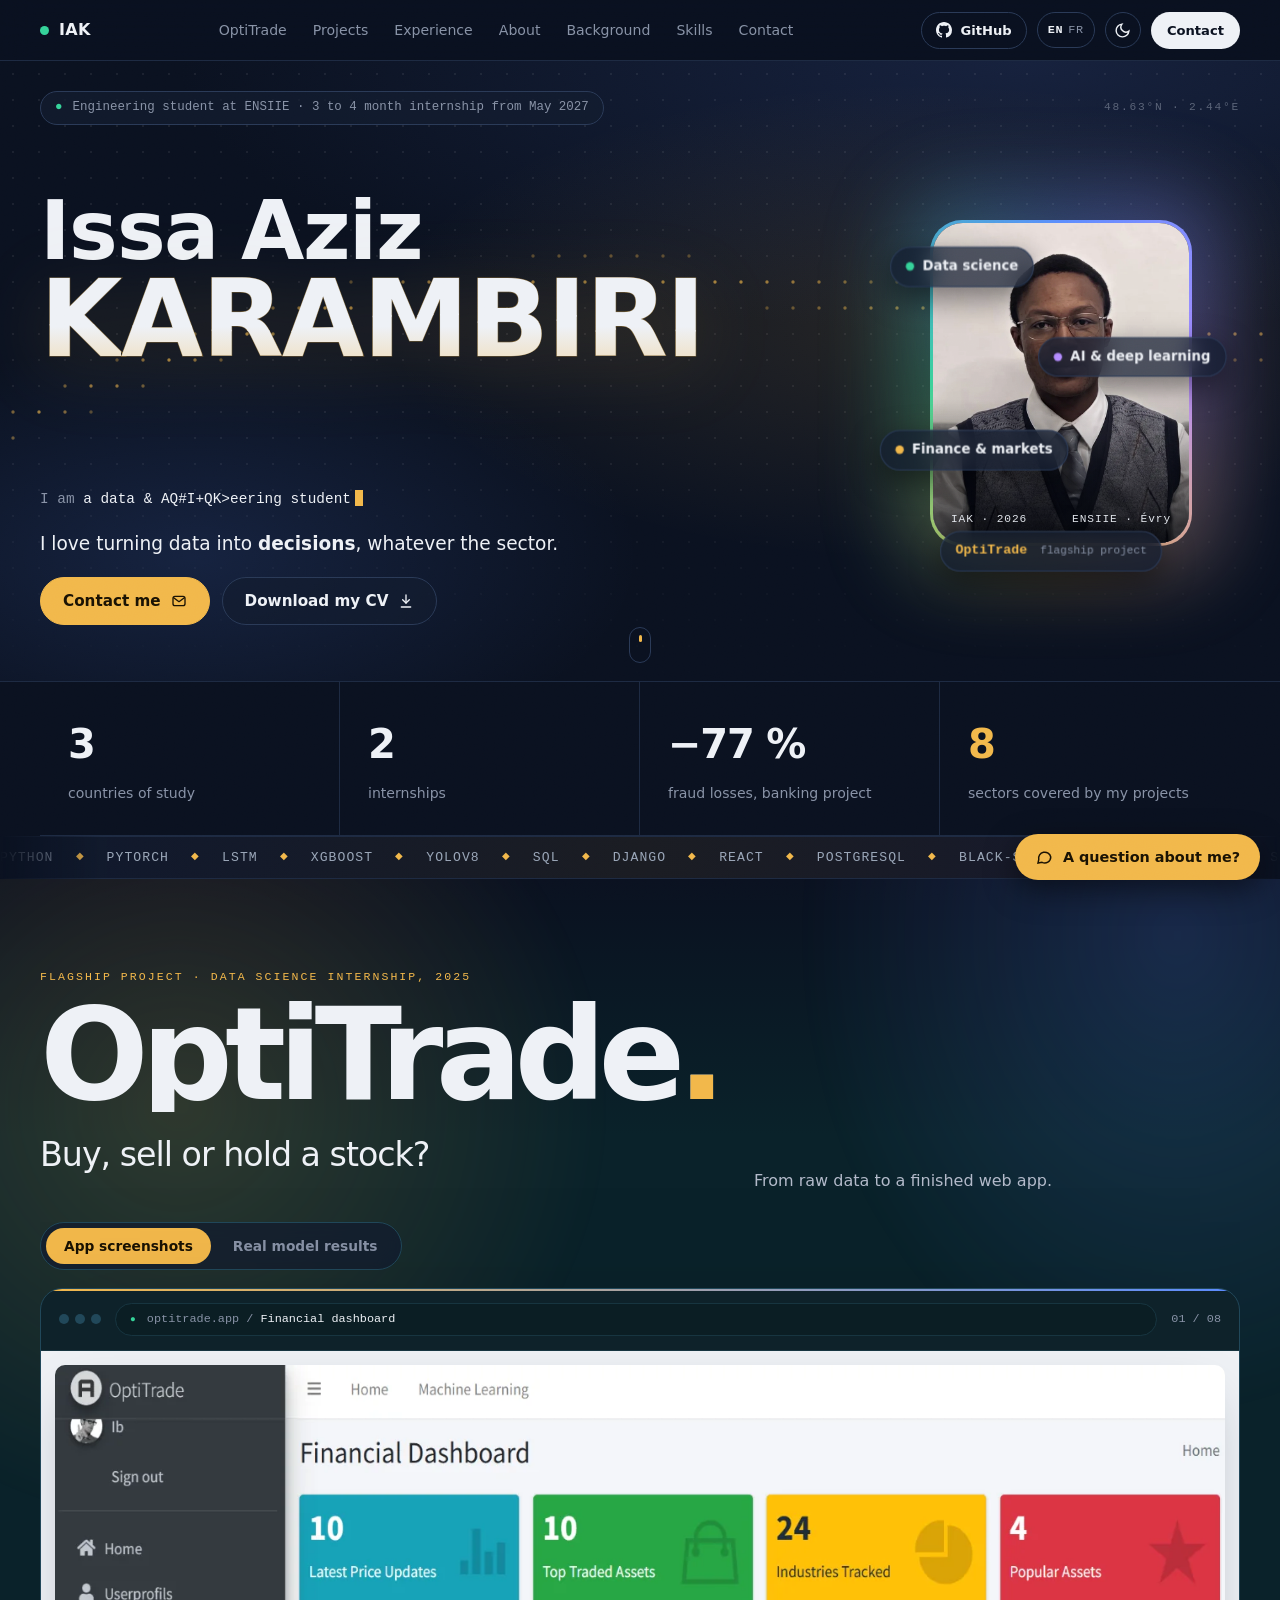
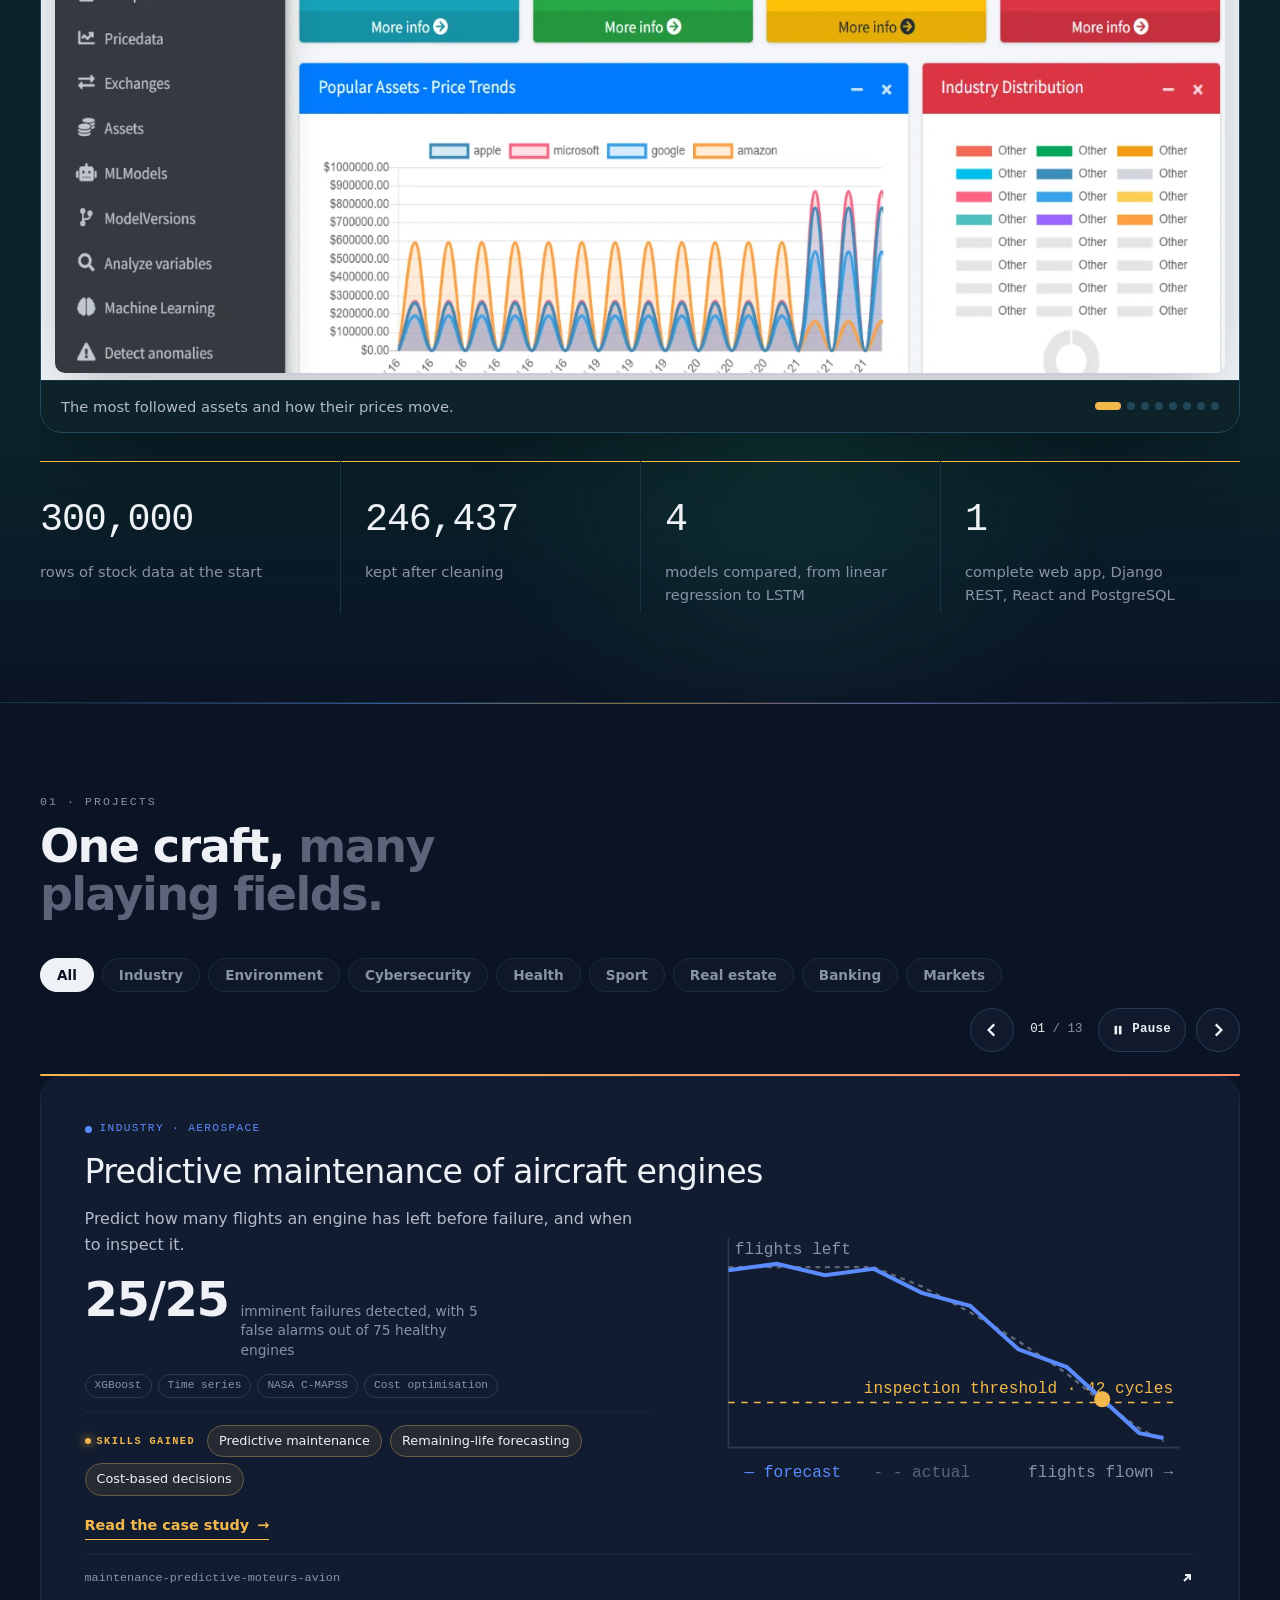
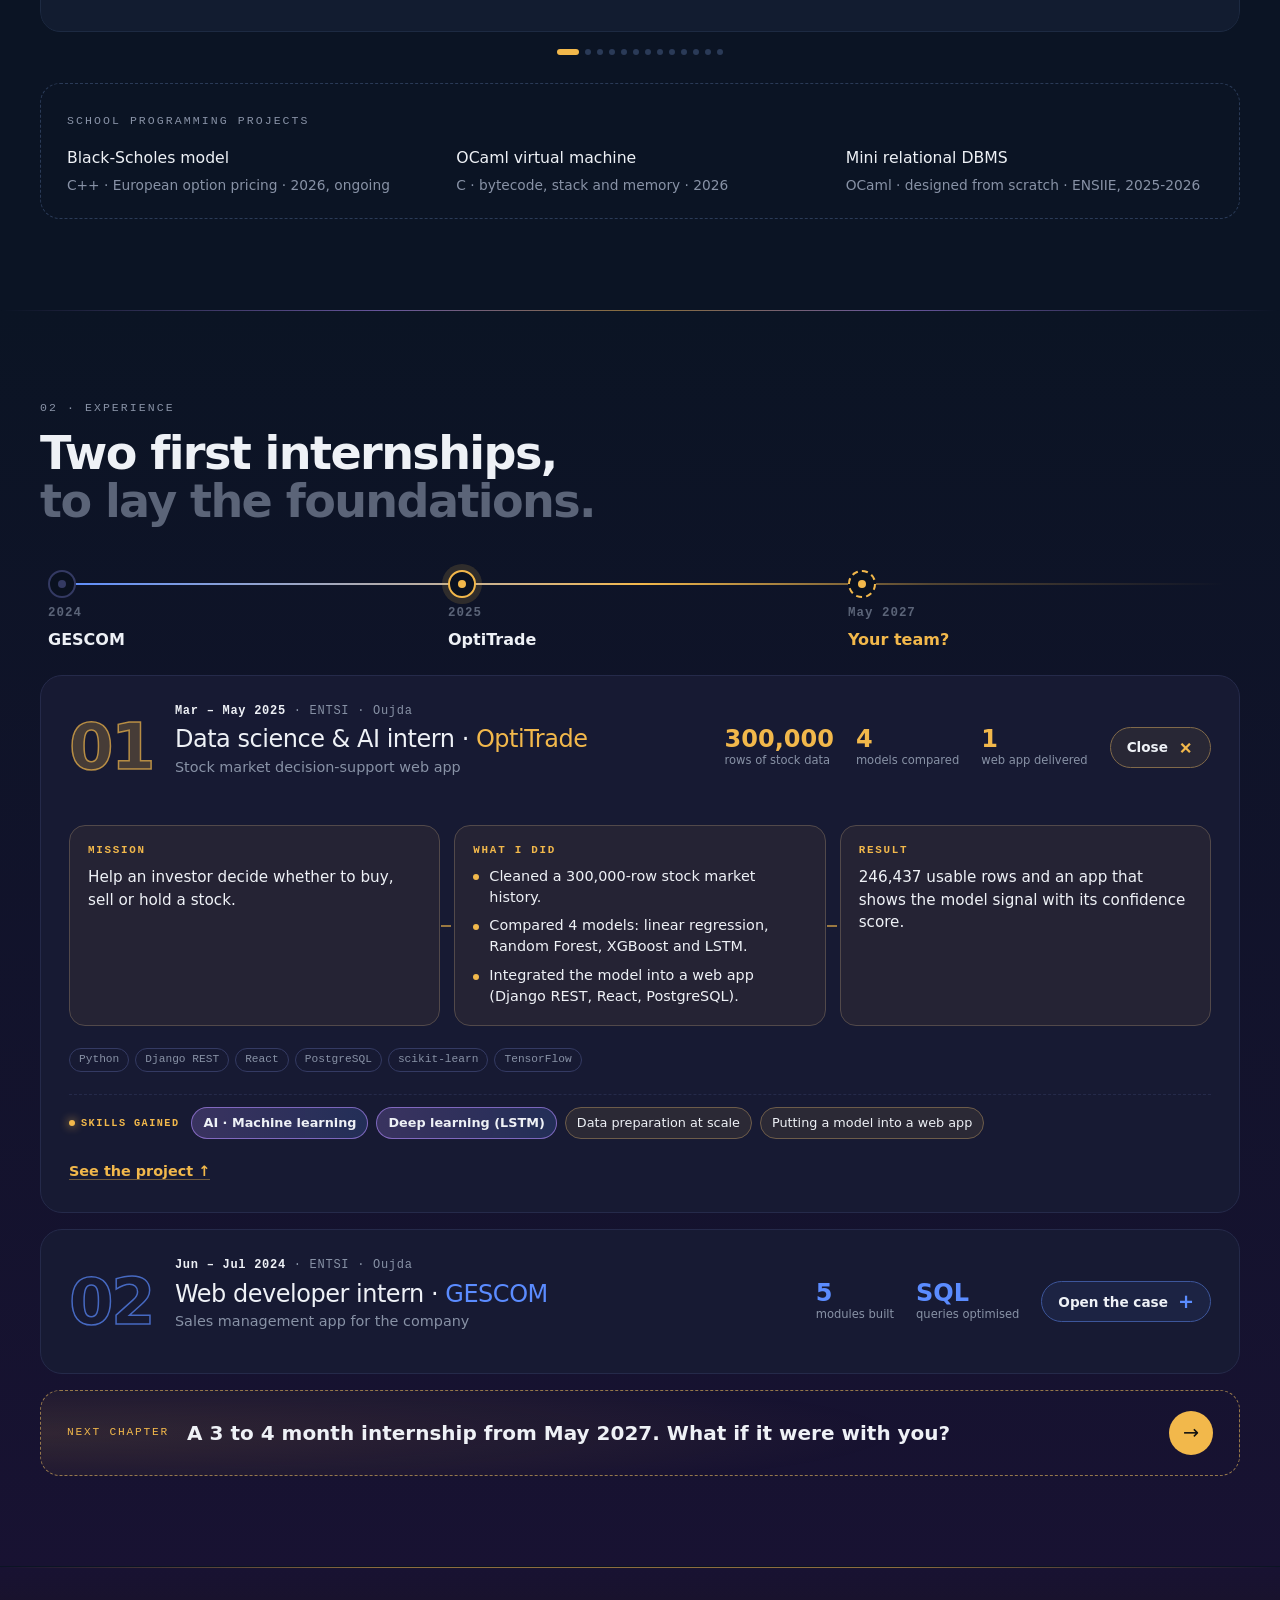
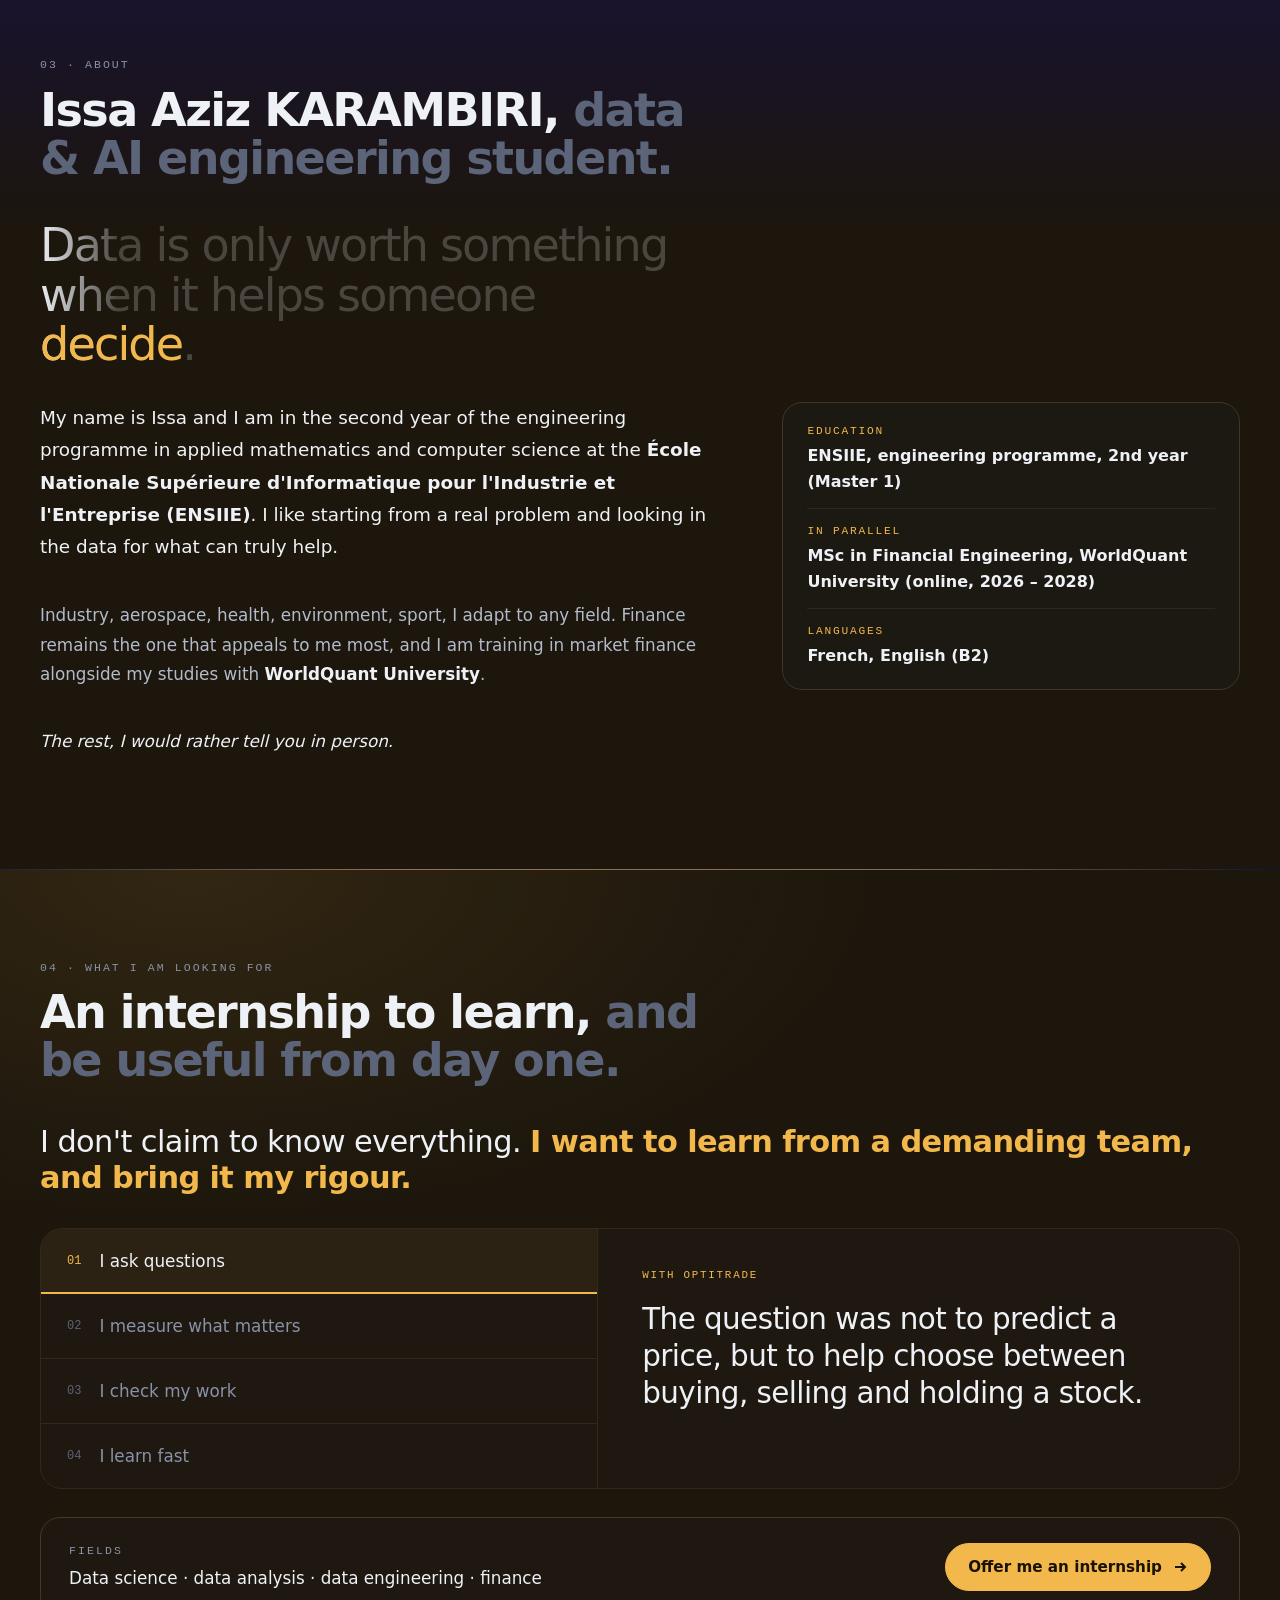
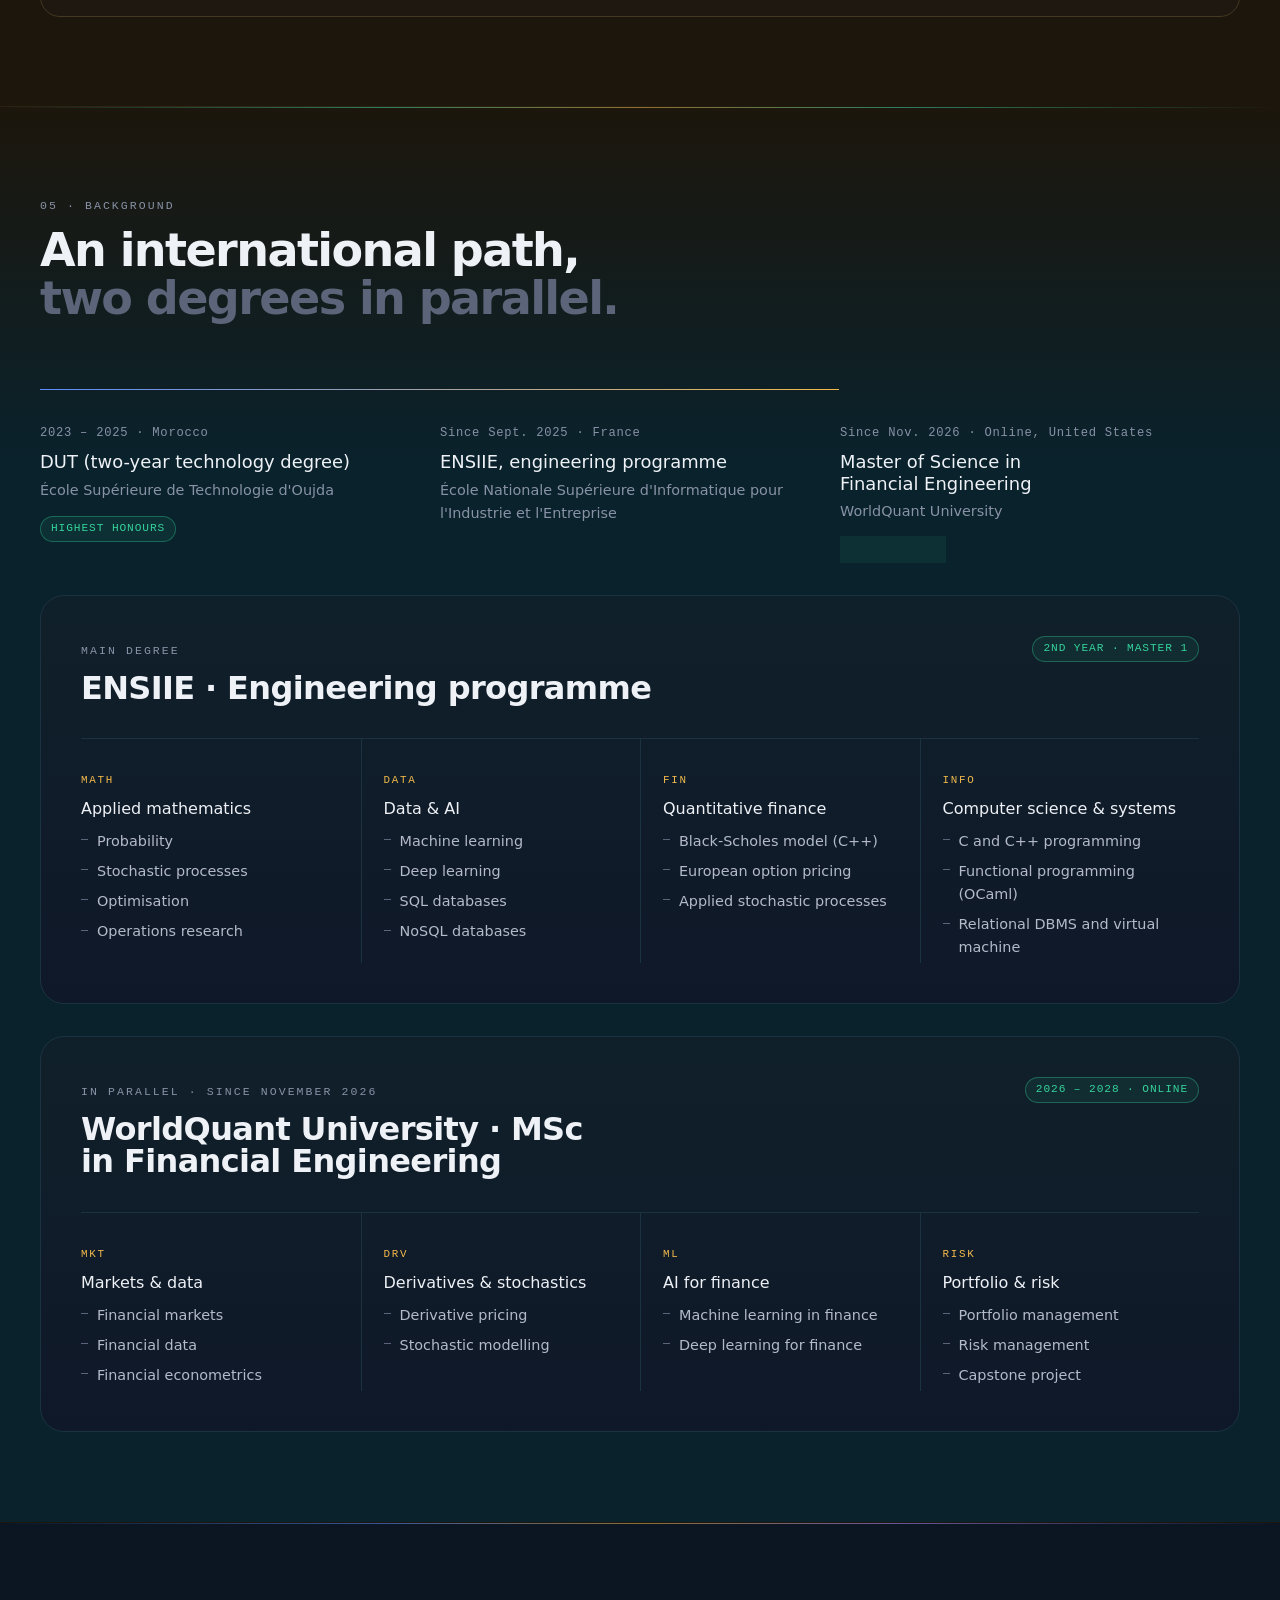
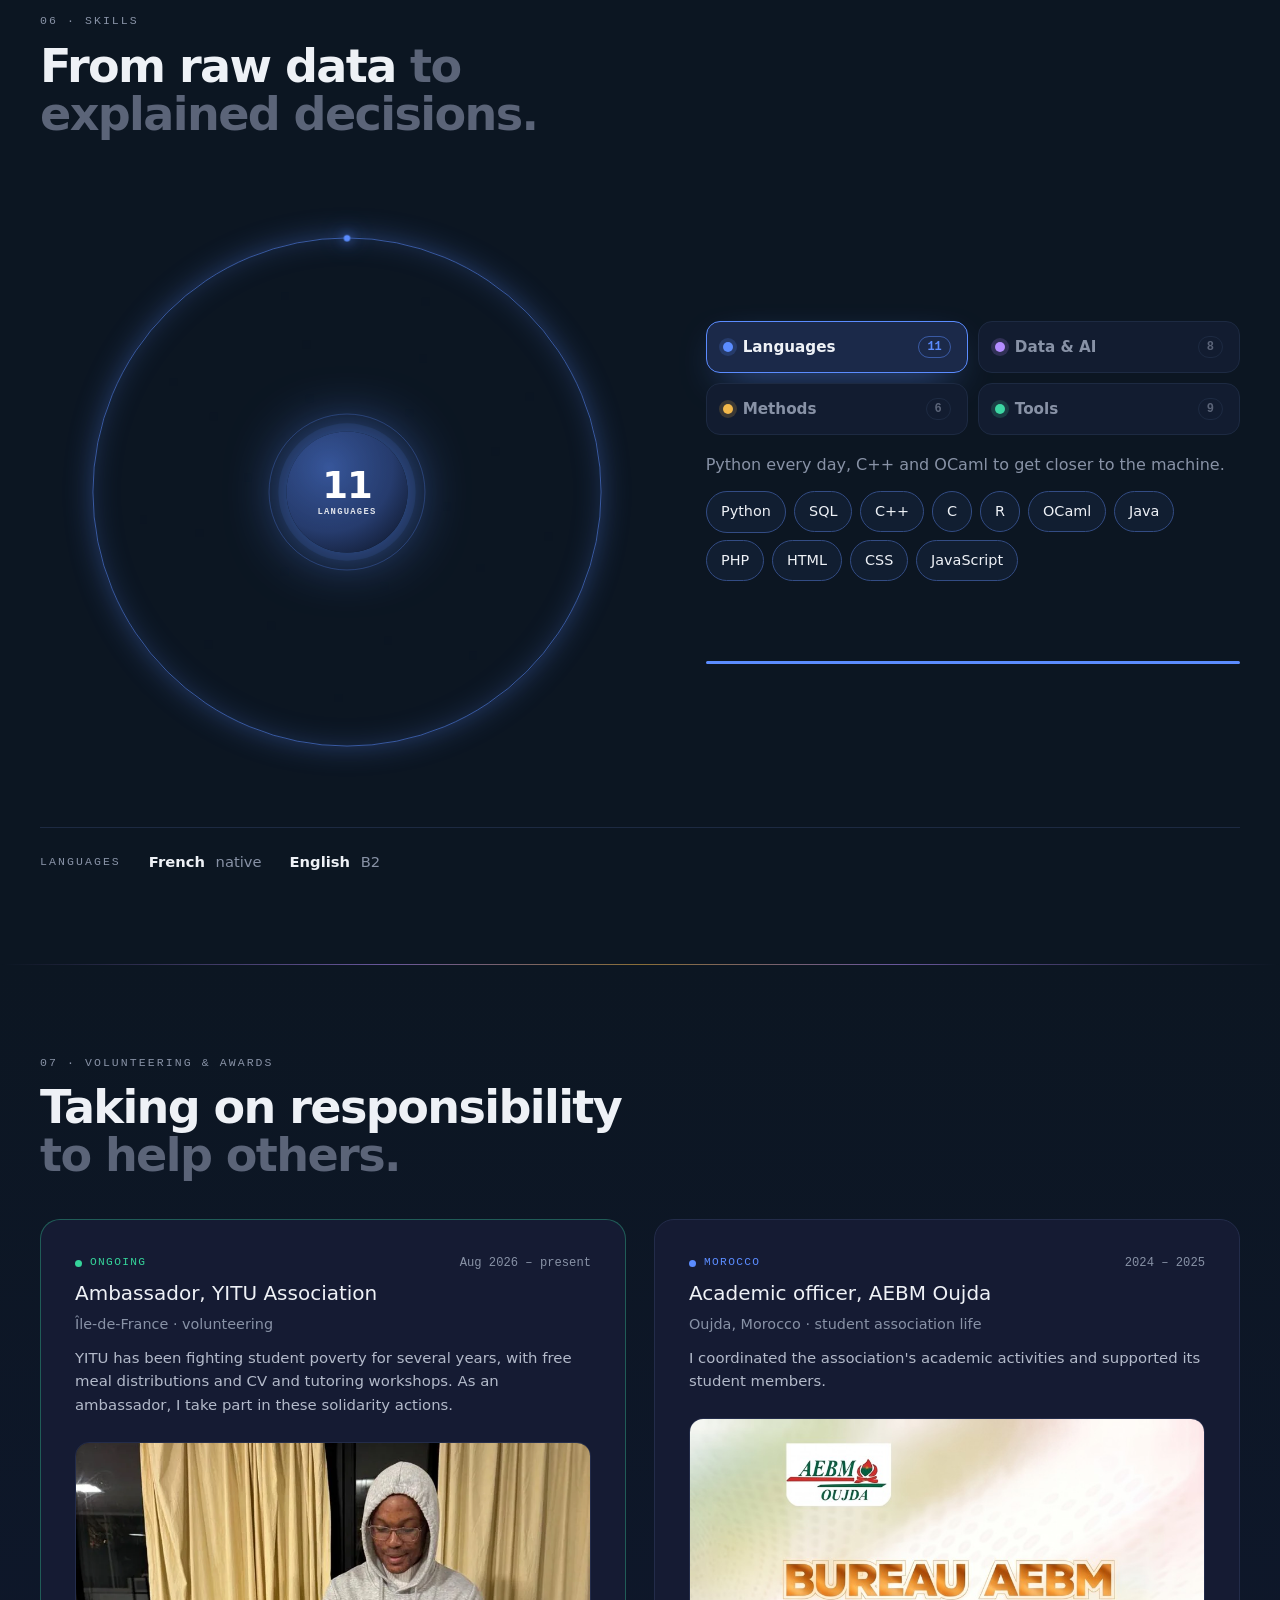
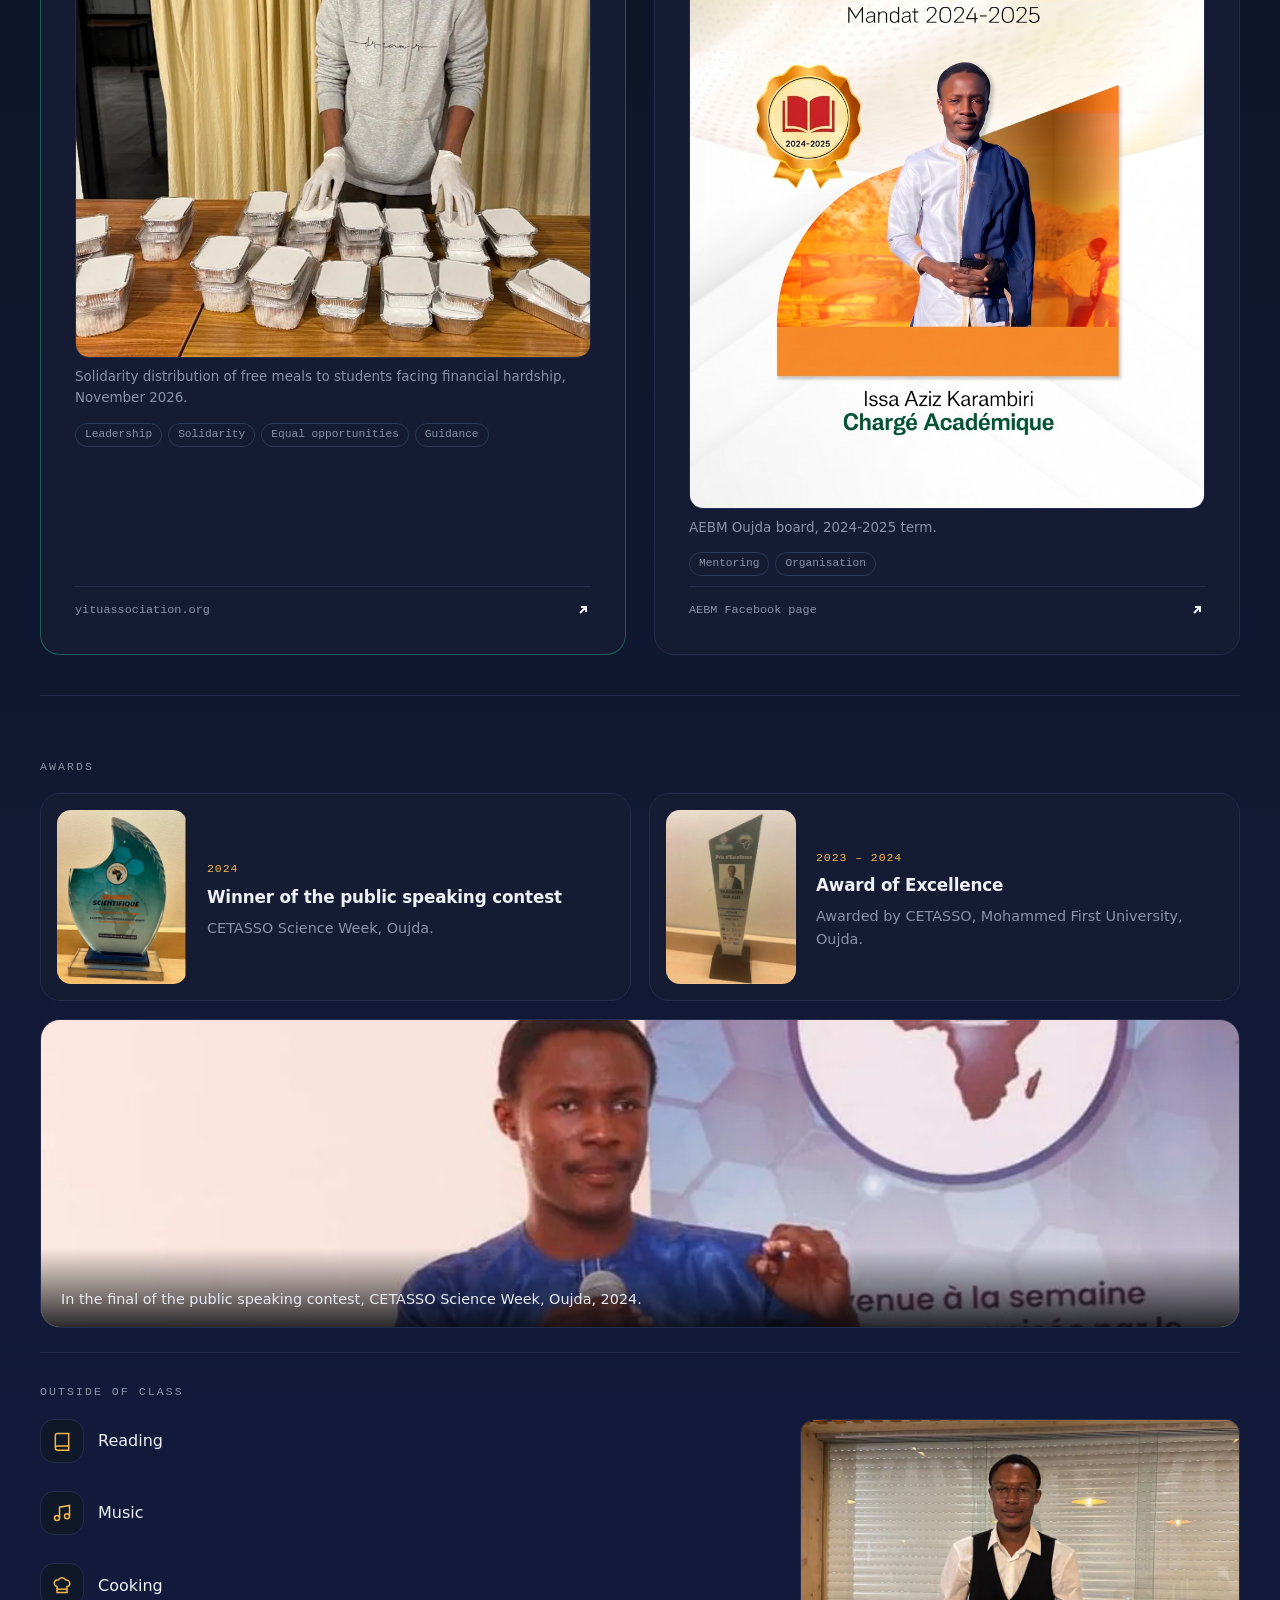
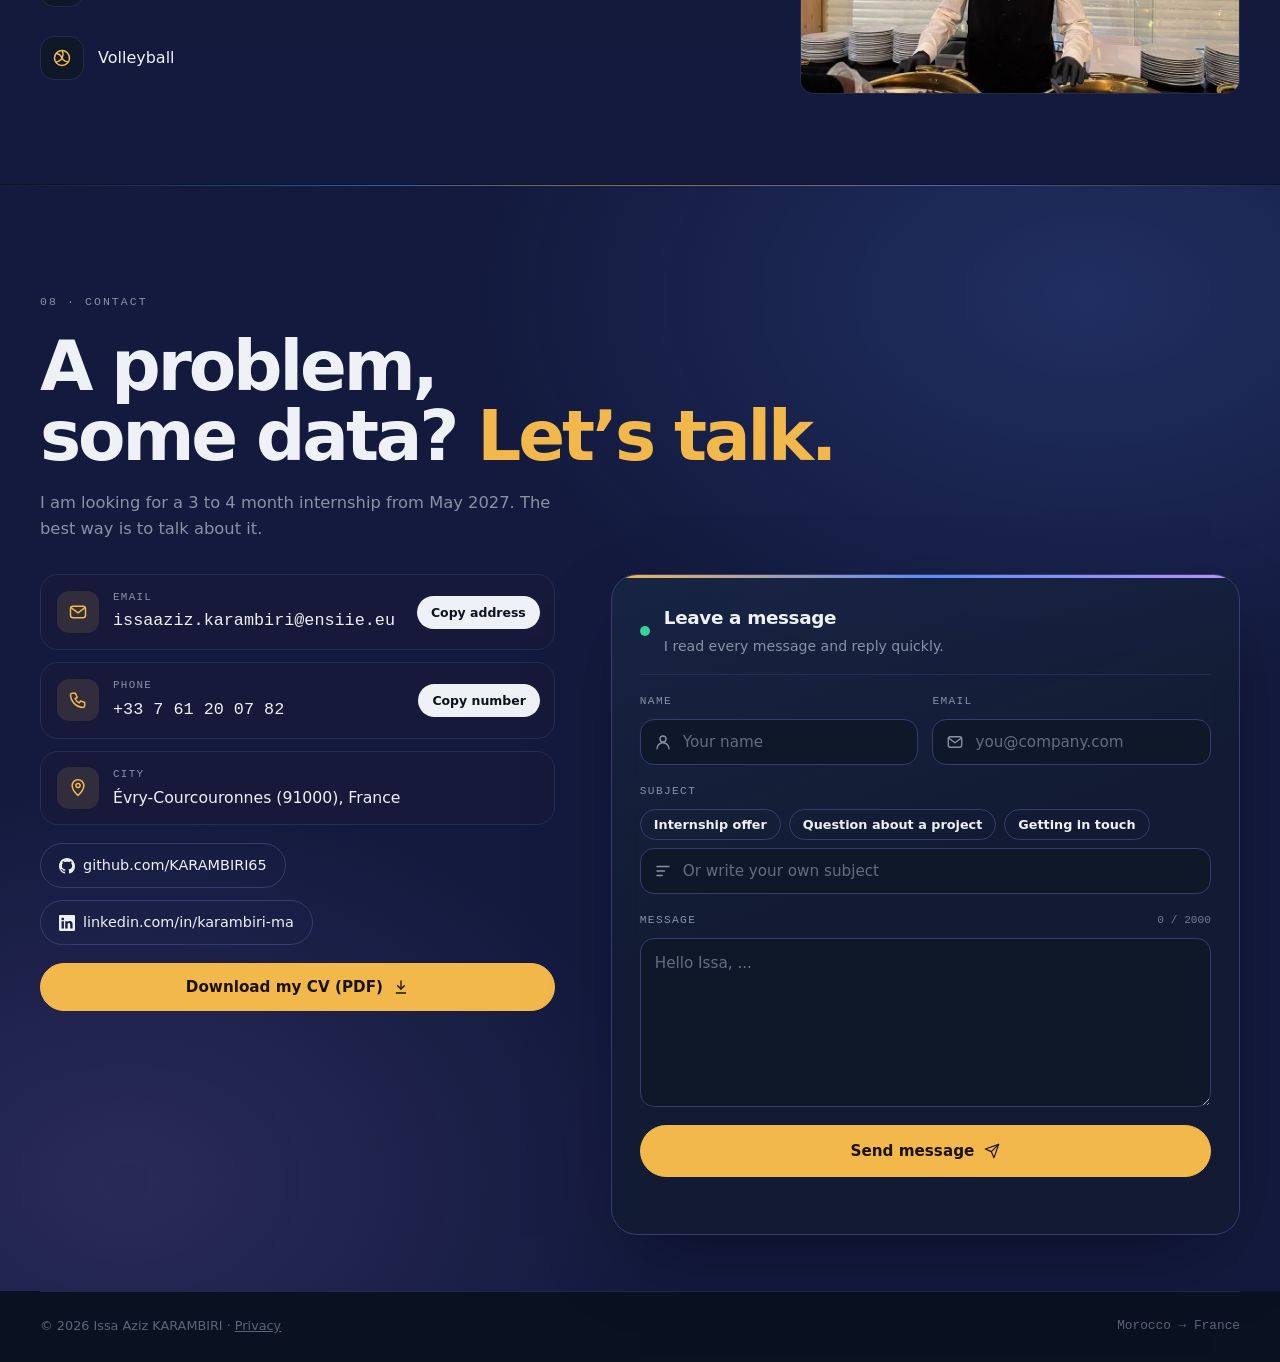
<file: index.html>
<!doctype html>
<html lang="fr">
<head>
<meta charset="utf-8">
<meta http-equiv="Content-Security-Policy" content="default-src 'self'; script-src 'self' 'sha256-6Rut42TlHrEi/Ro8UmeyxJG2ixCqytkI/O0NN2TiLVs=' https://gc.zgo.at; style-src 'self' 'unsafe-inline' https://fonts.googleapis.com; font-src https://fonts.gstatic.com; img-src 'self' data: https://karambiri65.goatcounter.com; connect-src 'self' https://api.web3forms.com https://api.emailjs.com https://dns.google https://cloudflare-dns.com https://karambiri65.goatcounter.com; object-src 'none'; base-uri 'self'; form-action 'self'; upgrade-insecure-requests">
<meta name="referrer" content="strict-origin-when-cross-origin">
<meta name="viewport" content="width=device-width, initial-scale=1, viewport-fit=cover">
<title>Issa Aziz KARAMBIRI · Data science, IA et finance</title>
<meta name="claude:viewport-fit-sides" content="cover">
<meta name="description" content="Issa Aziz KARAMBIRI, élève ingénieur en mathématiques appliquées : data science, IA et machine learning, de la santé à l'industrie et à la finance.">
<meta name="author" content="Issa Aziz KARAMBIRI">
<meta name="theme-color" content="#06080D">
<link rel="canonical" href="https://issakarambiri.com/">
<link rel="icon" href="images/favicon.svg" type="image/svg+xml">
<link rel="icon" href="images/favicon-32.png" sizes="32x32" type="image/png">
<link rel="apple-touch-icon" href="images/apple-touch-icon.png">
<meta property="og:type" content="website">
<meta property="og:site_name" content="Issa Aziz KARAMBIRI">
<meta property="og:locale" content="fr_FR">
<meta property="og:locale:alternate" content="en_US">
<meta property="og:url" content="https://issakarambiri.com/">
<meta property="og:title" content="Issa Aziz KARAMBIRI · Data science, IA et finance">
<meta property="og:description" content="Élève ingénieur à l'ENSIIE en mathématiques appliquées et informatique, et en parallèle en MSc Financial Engineering à WorldQuant University. Projets en data science, IA et finance. Recherche un stage de 3 à 4 mois à partir de mai 2027.">
<meta property="og:image" content="https://issakarambiri.com/images/og-image.jpg">
<meta property="og:image:width" content="1200">
<meta property="og:image:height" content="630">
<meta property="og:image:alt" content="Issa Aziz KARAMBIRI, data science, IA et finance">
<meta name="twitter:card" content="summary_large_image">
<meta name="twitter:title" content="Issa Aziz KARAMBIRI · Data science, IA et finance">
<meta name="twitter:description" content="Élève ingénieur à l'ENSIIE. Projets en data science, IA et finance.">
<meta name="twitter:image" content="https://issakarambiri.com/images/og-image.jpg">
<script type="application/ld+json">{"@context":"https://schema.org","@type":"Person","@id":"https://issakarambiri.com/#issa","name":"Issa Aziz KARAMBIRI","givenName":"Issa Aziz","familyName":"KARAMBIRI","alternateName":["Issa KARAMBIRI","Aziz KARAMBIRI","Issa Aziz Karambiri"],"url":"https://issakarambiri.com/","image":"https://issakarambiri.com/images/photo-issa.webp","jobTitle":"Élève ingénieur data science et IA","email":"mailto:issaaziz.karambiri@ensiie.eu","address":{"@type":"PostalAddress","addressLocality":"Évry-Courcouronnes","postalCode":"91000","addressCountry":"FR"},"alumniOf":[{"@type":"CollegeOrUniversity","name":"École Nationale Supérieure d'Informatique pour l'Industrie et l'Entreprise (ENSIIE)"},{"@type":"CollegeOrUniversity","name":"WorldQuant University"}],"knowsAbout":["Data science","Machine learning","Intelligence artificielle","Finance","Python","SQL"],"sameAs":["https://github.com/KARAMBIRI65","https://www.linkedin.com/in/karambiri-ma"]}</script>
<script type="application/ld+json">{"@context":"https://schema.org","@type":"WebSite","name":"Issa Aziz KARAMBIRI","alternateName":"issakarambiri.com","url":"https://issakarambiri.com/","author":{"@id":"https://issakarambiri.com/#issa"}}</script>
<link rel="preconnect" href="https://fonts.googleapis.com">
<link rel="preconnect" href="https://fonts.gstatic.com" crossorigin>
<link rel="stylesheet" href="https://fonts.googleapis.com/css2?family=Unbounded:wght@300;500;700;900&family=Manrope:wght@400;500;600;700&family=JetBrains+Mono:wght@400;500&display=swap">
<link rel="stylesheet" href="css/style.css">
<script>(function(){var h=document.documentElement,L=null;try{if(localStorage.getItem("iak-theme")==="light")h.classList.add("light");L=localStorage.getItem("iak-lang")}catch(e){}if(L!=="fr"&&L!=="en")L=/^fr/i.test(navigator.language||"fr")?"fr":"en";window.IAK_LANG=L;if(L==="en"){h.lang="en";h.classList.add("i18n-wait");setTimeout(function(){h.classList.remove("i18n-wait")},1500)}})();</script>
</head>
<body>
<a class="skip" href="#main">Aller au contenu</a>
<header class="nav gut">
  <div class="wrap">
    <a class="logo" href="#top"><i></i>IAK</a>
    <nav aria-label="Sections" id="site-nav">
      <a href="#optitrade">OptiTrade</a>
      <a href="#projets">Projets</a>
      <a href="#experiences">Expériences</a>
      <a href="#a-propos">À propos</a>
      <a href="#parcours">Parcours</a>
      <a href="#competences">Compétences</a>
      <a href="#contact">Contact</a>
    </nav>
    <div class="right">
      <a class="gh" href="https://github.com/KARAMBIRI65" target="_blank" rel="noopener"><svg viewBox="0 0 16 16" fill="currentColor" aria-hidden="true"><path d="M8 0C3.58 0 0 3.58 0 8c0 3.54 2.29 6.53 5.47 7.59.4.07.55-.17.55-.38 0-.19-.01-.82-.01-1.49-2.01.37-2.53-.49-2.69-.94-.09-.23-.48-.94-.82-1.13-.28-.15-.68-.52-.01-.53.63-.01 1.08.58 1.23.82.72 1.21 1.87.87 2.33.66.07-.52.28-.87.51-1.07-1.78-.2-3.64-.89-3.64-3.95 0-.87.31-1.59.82-2.15-.08-.2-.36-1.02.08-2.12 0 0 .67-.21 2.2.82.64-.18 1.32-.27 2-.27.68 0 1.36.09 2 .27 1.53-1.04 2.2-.82 2.2-.82.44 1.1.16 1.92.08 2.12.51.56.82 1.27.82 2.15 0 3.07-1.87 3.75-3.65 3.95.29.25.54.73.54 1.48 0 1.07-.01 1.93-.01 2.2 0 .21.15.46.55.38A8.013 8.013 0 0016 8c0-4.42-3.58-8-8-8z"/></svg><span>GitHub</span></a>
      <button class="theme-btn lang-btn" id="lang-btn" type="button" aria-label="Switch to English" title="Français / English"><span class="lb-on">FR</span><span class="lb-off">EN</span></button>
      <button class="theme-btn" id="theme-btn" type="button" aria-label="Passer en thème clair" title="Thème clair / sombre"><svg class="moon" viewBox="0 0 24 24" fill="none" stroke="currentColor" stroke-width="2" aria-hidden="true"><path d="M21 12.8A9 9 0 1 1 11.2 3a7 7 0 0 0 9.8 9.8z"/></svg><svg class="sun" viewBox="0 0 24 24" fill="none" stroke="currentColor" stroke-width="2" aria-hidden="true"><circle cx="12" cy="12" r="4.5"/><path d="M12 2v2M12 20v2M4.9 4.9l1.4 1.4M17.7 17.7l1.4 1.4M2 12h2M20 12h2M4.9 19.1l1.4-1.4M17.7 6.3l1.4-1.4"/></svg></button>
      <a class="hire" href="#contact">Contact</a>
      <button class="menu-btn" id="menu-btn" type="button" aria-label="Ouvrir le menu" aria-expanded="false" aria-controls="site-nav"><span></span><span></span><span></span></button>
    </div>
  </div>
</header>

<div class="progress" id="progress" aria-hidden="true"></div>
<main id="main" tabindex="-1">
<section class="hero hero2 gut" id="top">
  <canvas id="signals" aria-hidden="true" hidden></canvas>
  <canvas id="field" aria-hidden="true"></canvas>
  <div class="h2-vignette" aria-hidden="true"></div>
  <div class="wrap h2">
    <div class="h2-top">
      <div class="status"><b>●</b> Élève ingénieur à l'ENSIIE · Stage de 3 à 4 mois dès mai 2027</div>
      <span class="h2-loc mono" aria-hidden="true">48.63°N · 2.44°E</span>
    </div>
    <h1 class="h2-name"><span class="h2-l1" data-split>Issa Aziz</span><span class="h2-l2" data-split data-text="KARAMBIRI">KARAMBIRI</span></h1>
    <div class="portrait h2-portrait" id="portrait">
      <div class="ring" aria-hidden="true"></div>
      <figure class="frame">
        <img src="images/photo-issa.webp" fetchpriority="high" decoding="async" alt="Portrait d'Issa Aziz KARAMBIRI" width="800" height="1000">
        <div class="scan" aria-hidden="true"></div>
        <figcaption><span class="mono">IAK · 2026</span><span class="mono">ENSIIE · Évry</span></figcaption>
      </figure>
      <div class="chip c1"><i style="background:var(--up)"></i>Data science</div>
      <div class="chip c2"><i style="background:var(--violet)"></i>IA &amp; deep learning</div>
      <div class="chip c3"><i style="background:var(--gold)"></i>Finance &amp; marchés</div>
      <a class="chip c4 mono" href="#optitrade" style="text-decoration:none">OptiTrade <small data-en="flagship project">projet phare</small></a>
    </div>
    <div class="h2-bottom">
      <div class="hero-text">
        <p class="kicker">Je suis <span class="scramble" id="role">élève ingénieur data &amp; IA</span><span class="caret" aria-hidden="true"></span></p>
        <p class="lede-p">J'aime transformer des données en <strong>décisions</strong>, quel que soit le secteur.</p>
      <div class="ctas">
        <a class="btn primary magnetic" href="#contact">Me contacter <svg viewBox="0 0 24 24" fill="none" stroke="currentColor" stroke-width="2" stroke-linecap="round" stroke-linejoin="round" aria-hidden="true"><rect x="3" y="5" width="18" height="14" rx="3"/><path d="m4 7 8 6 8-6"/></svg></a>
        <div class="cv-wrap"><button class="btn ghost magnetic cv-dl" type="button" aria-expanded="false" aria-haspopup="true">Télécharger mon CV <svg viewBox="0 0 24 24" fill="none" stroke="currentColor" stroke-width="2" stroke-linecap="round" stroke-linejoin="round" aria-hidden="true"><path d="M12 3v12"/><path d="m7 10 5 5 5-5"/><path d="M5 21h14"/></svg></button><div class="cv-pop" hidden><a class="cv-opt" data-v="stage" download><b>CV pour un stage</b><small>Avec ma recherche de stage dès mai 2027</small></a><a class="cv-opt" data-v="simple" download><b>CV simple</b><small>Mon parcours, sans mention de stage</small></a></div></div>
      </div>
      </div>
    </div>
  </div>
  <a class="h2-scroll mono" href="#optitrade" aria-hidden="true" tabindex="-1"><i></i></a>
</section>


<div class="gut"><div class="wrap stats">
  <div class="stat"><div class="v">3</div><div class="k" data-en="countries of study">pays d'études</div></div>
  <div class="stat"><div class="v">2</div><div class="k" data-en="internships">stages en entreprise</div></div>
  <div class="stat"><div class="v">−77 %</div><div class="k" data-en="fraud losses, banking project">de pertes liées à la fraude</div></div>
  <div class="stat"><div class="v"><em>8</em></div><div class="k" data-en="sectors covered by my projects">secteurs couverts</div></div>
</div></div>

<div class="tape" aria-hidden="true"><div class="tape-in"><span>Python</span><i>◆</i><span>PyTorch</span><i>◆</i><span>LSTM</span><i>◆</i><span>XGBoost</span><i>◆</i><span>YOLOv8</span><i>◆</i><span>SQL</span><i>◆</i><span>Django</span><i>◆</i><span>React</span><i>◆</i><span>PostgreSQL</span><i>◆</i><span>Black-Scholes</span><i>◆</i><span>GARCH</span><i>◆</i><span>Séries temporelles</span><i>◆</i><span>SHAP</span><i>◆</i><span>Monte-Carlo</span><i>◆</i><span>C++</span><i>◆</i><span>OCaml</span><i>◆</i><span>Python</span><i>◆</i><span>PyTorch</span><i>◆</i><span>LSTM</span><i>◆</i><span>XGBoost</span><i>◆</i><span>YOLOv8</span><i>◆</i><span>SQL</span><i>◆</i><span>Django</span><i>◆</i><span>React</span><i>◆</i><span>PostgreSQL</span><i>◆</i><span>Black-Scholes</span><i>◆</i><span>GARCH</span><i>◆</i><span>Séries temporelles</span><i>◆</i><span>SHAP</span><i>◆</i><span>Monte-Carlo</span><i>◆</i><span>C++</span><i>◆</i><span>OCaml</span><i>◆</i></div></div>

<section class="ot-feat gut" id="optitrade" aria-labelledby="feat-title">
  <div class="feat-bg" aria-hidden="true"></div>
  <div class="wrap">
    <div class="feat-head" data-rv>
      <span class="eyebrow" data-en="Flagship project · Data science internship, 2025">Projet phare · Stage data science, 2025</span>
      <h2 id="feat-title" class="feat-title">OptiTrade<span class="feat-dot">.</span></h2>
      <p class="feat-q" data-en="Buy, sell or hold a stock?">Acheter, vendre ou garder une action&nbsp;?</p>
      <p class="feat-lede" data-en="From raw data to a finished web app.">De la donnée brute à l'application web finie.</p>
    </div>

    <div class="feat-stage" data-rv>
      <div class="ot-tabs" role="tablist" aria-label="OptiTrade">
        <button class="ot-tab on" type="button" role="tab" aria-selected="true" data-p="gal" data-en="App screenshots">Captures de l'app</button>
        <button class="ot-tab" type="button" role="tab" aria-selected="false" data-p="demo" data-en="Real model results">Résultats réels du modèle</button>
        <i class="ot-tab-ink" aria-hidden="true"></i>
      </div>
      <div class="ot-pane on" data-pane="gal">
      <div class="gal" id="ot-gal" tabindex="0" aria-roledescription="carrousel" aria-label="Captures d'OptiTrade">
        <div class="app-bar gal-bar">
          <span class="app-dots" aria-hidden="true"><i></i><i></i><i></i></span>
          <span class="gal-url mono"><span class="gal-lock" aria-hidden="true">●</span> optitrade.app / <b id="gal-title">Tableau de bord financier</b></span>
          <span class="gal-count mono" id="gal-count">01 / 08</span>
        </div>
        <div class="gal-view" id="gal-view">
          <figure class="gal-slide on" data-t-fr="Tableau de bord financier" data-t-en="Financial dashboard" data-c-fr="Les actifs les plus suivis et l'évolution de leurs prix." data-c-en="The most followed assets and how their prices move."><img src="images/optitrade/dashboard.webp" alt="Tableau de bord financier, capture d'OptiTrade" width="1390" height="723" loading="eager" decoding="async"></figure>
          <figure class="gal-slide" data-t-fr="Historique des prédictions" data-t-en="Prediction history" data-c-fr="Chaque prédiction avec son modèle, son erreur et la décision proposée." data-c-en="Every prediction with its model, its error and the suggested decision." aria-hidden="true"><img src="images/optitrade/historique.webp" alt="Historique des prédictions, capture d'OptiTrade" width="1259" height="589" loading="lazy" decoding="async"></figure>
          <figure class="gal-slide" data-t-fr="Lancer une prédiction" data-t-en="Run a prediction" data-c-fr="On choisit l'actif, l'algorithme et la date visée." data-c-en="Pick the asset, the algorithm and the target date." aria-hidden="true"><img src="images/optitrade/algorithme.webp" alt="Lancer une prédiction, capture d'OptiTrade" width="762" height="783" loading="lazy" decoding="async"></figure>
          <figure class="gal-slide" data-t-fr="Signal et performance du modèle" data-t-en="Model signal and performance" data-c-fr="La recommandation du modèle, sa confiance et ses erreurs (MSE, MAE, RMSE)." data-c-en="The model recommendation, its confidence and its errors (MSE, MAE, RMSE)." aria-hidden="true"><img src="images/optitrade/signal.webp" alt="Signal et performance du modèle, capture d'OptiTrade" width="677" height="700" loading="lazy" decoding="async"></figure>
          <figure class="gal-slide" data-t-fr="Prédictions face au réel" data-t-en="Predictions against reality" data-c-fr="Les prévisions du LSTM comparées aux vrais cours." data-c-en="LSTM forecasts compared with actual prices." aria-hidden="true"><img src="images/optitrade/lstm.webp" alt="Prédictions face au réel, capture d'OptiTrade" width="674" height="717" loading="lazy" decoding="async"></figure>
          <figure class="gal-slide" data-t-fr="Détection d'anomalies" data-t-en="Anomaly detection" data-c-fr="Les valeurs aberrantes repérées avant d'entraîner les modèles." data-c-en="Outliers flagged before training the models." aria-hidden="true"><img src="images/optitrade/anomalies.webp" alt="Détection d'anomalies, capture d'OptiTrade" width="1388" height="651" loading="lazy" decoding="async"></figure>
          <figure class="gal-slide" data-t-fr="246 437 lignes de cours" data-t-en="246,437 rows of prices" data-c-fr="Les données boursières nettoyées, prêtes pour les modèles." data-c-en="Cleaned stock data, ready for the models." aria-hidden="true"><img src="images/optitrade/donnees.webp" alt="246 437 lignes de cours, capture d'OptiTrade" width="1387" height="639" loading="lazy" decoding="async"></figure>
          <figure class="gal-slide" data-t-fr="Analyse d'un actif" data-t-en="Asset analysis" data-c-fr="L'évolution d'un titre sur la période choisie." data-c-en="A stock's evolution over the chosen period." aria-hidden="true"><img src="images/optitrade/analyse.webp" alt="Analyse d'un actif, capture d'OptiTrade" width="679" height="679" loading="lazy" decoding="async"></figure>
          <button class="gal-nav gal-prev" type="button" id="gal-prev" aria-label="Capture précédente" data-en-aria="Previous screenshot"><svg viewBox="0 0 16 16" fill="none" stroke="currentColor" stroke-width="2"><path d="M10 3 5 8l5 5"/></svg></button>
          <button class="gal-nav gal-next" type="button" id="gal-next" aria-label="Capture suivante" data-en-aria="Next screenshot"><svg viewBox="0 0 16 16" fill="none" stroke="currentColor" stroke-width="2"><path d="m6 3 5 5-5 5"/></svg></button>
          <button class="gal-zoom mono" type="button" id="gal-zoom" data-en="⤢ Enlarge">⤢ Agrandir</button>
        </div>
        <div class="gal-foot">
          <p class="gal-cap" id="gal-cap" aria-live="polite">Les actifs les plus suivis et l'évolution de leurs prix.</p>
          <div class="gal-dots" id="gal-dots" role="tablist"></div>
        </div>
        <i class="gal-prog" aria-hidden="true"></i>
      </div>
      </div>
      <div class="ot-pane" data-pane="demo">
      <div class="app" id="ot-app">
        <div class="app-bar">
          <span class="app-dots" aria-hidden="true"><i></i><i></i><i></i></span>
          <span class="app-name mono">OptiTrade</span>
          <span class="app-live mono"><b></b><span data-en="test results">résultats des tests</span></span>
        </div>
        <div class="app-body">
          <div class="app-side">
            <div class="app-label mono" data-en="Tested stocks">Actions testées</div>
            <button class="ot-tk on" type="button" data-i="0"><b>AEO</b><span>American Eagle</span></button>
            <button class="ot-tk" type="button" data-i="1"><b>AMZN</b><span>Amazon</span></button>
            <button class="ot-tk" type="button" data-i="2"><b>MA</b><span>Mastercard</span></button>
            <button class="ot-tk" type="button" data-i="3"><b>V</b><span>Visa</span></button>
          </div>
          <div class="app-main">
            <div class="app-top">
              <div><div class="app-label mono" data-en="Model used">Modèle utilisé</div><div class="ot-model" id="ot-model">Random Forest</div><div class="ot-co" id="ot-co">AEO · American Eagle Outfitters</div></div>
              <div class="ot-signal" id="ot-signal"><span class="mono" data-en="Model signal">Signal du modèle</span><b id="ot-sig-txt">Achat ▲</b></div>
            </div>
            <div class="ot-kpis">
              <div class="ot-kpi"><span class="mono" data-en="Confidence score">Score de confiance</span><b class="mono" id="ot-conf">100 %</b><div class="ot-bar"><i id="ot-bar"></i></div></div>
              <div class="ot-kpi"><span class="mono" data-en="Mean squared error (MSE)">Erreur quadratique (MSE)</span><b class="mono" id="ot-mse">0,0001</b><small id="ot-read"></small></div>
            </div>
          </div>
        </div>
        <div class="app-note mono" data-en="Results of my OptiTrade models on real market data. Data: World Stock Prices (Daily Updating), Kaggle, CC0 license, 246,437 rows after cleaning.">Résultats de mes modèles OptiTrade sur des données de marché réelles. Données : World Stock Prices (Daily Updating), Kaggle, licence CC0, 246 437 lignes après nettoyage.</div>
      </div>
      </div>
      <dialog class="gal-dlg" id="gal-dlg" aria-label="Capture agrandie"><img alt="" id="gal-dlg-img"><button type="button" class="gal-dlg-x" id="gal-dlg-x" aria-label="Fermer" data-en-aria="Close">×</button></dialog>
    </div>

    <ol class="pipe" data-rv>
      <li><b class="mono" data-count="300000">300 000</b><span data-en="rows of stock data at the start">lignes boursières au départ</span></li>
      <li><b class="mono" data-count="246437">246 437</b><span data-en="kept after cleaning">gardées après nettoyage</span></li>
      <li><b class="mono" data-count="4">4</b><span data-en="models compared, from linear regression to LSTM">modèles comparés, de la régression linéaire au LSTM</span></li>
      <li><b class="mono">1</b><span data-en="complete web app, Django REST, React and PostgreSQL">application web complète, Django REST, React et PostgreSQL</span></li>
    </ol>
  </div>
</section>

<section class="sec gut" id="projets">
  <div class="wrap">
    <div class="sec-head"><span class="eyebrow" data-en="01 · Projects">01 · Projets</span><h2>Un même métier, <span>de nombreux terrains de jeu.</span></h2></div>

    <div class="car-bar">
    <div class="filters" role="group" aria-label="Filtrer par secteur">
      <button type="button" data-f="all" aria-pressed="true">Tous</button>
      <button type="button" data-f="industrie" aria-pressed="false">Industrie</button>
      <button type="button" data-f="environnement" aria-pressed="false">Environnement</button>
      <button type="button" data-f="cyber" aria-pressed="false">Cybersécurité</button>
      <button type="button" data-f="sante" aria-pressed="false">Santé</button>
      <button type="button" data-f="sport" aria-pressed="false">Sport</button>
      <button type="button" data-f="immobilier" aria-pressed="false">Immobilier</button>
      <button type="button" data-f="banque" aria-pressed="false">Banque</button>
      <button type="button" data-f="marches" aria-pressed="false">Marchés</button>
    </div>
      <div class="car-ctl"><button class="car-btn" type="button" id="car-prev" aria-label="Projet précédent" data-en-aria="Previous project"><svg viewBox="0 0 16 16" fill="none" stroke="currentColor" stroke-width="2"><path d="M10 3 5 8l5 5"/></svg></button><span class="car-count" id="car-count" aria-live="polite"><b>01</b> / 13</span><button class="car-btn car-play" type="button" id="car-play" title="Arrêter ou relancer le défilement automatique" aria-pressed="false"><svg class="i-pause" viewBox="0 0 16 16" fill="currentColor"><rect x="4" y="3" width="3" height="10" rx="1"/><rect x="9" y="3" width="3" height="10" rx="1"/></svg><svg class="i-play" viewBox="0 0 16 16" fill="currentColor"><path d="M5 3l8 5-8 5z"/></svg><span class="cp-l">Pause</span></button><button class="car-btn" type="button" id="car-next" aria-label="Projet suivant" data-en-aria="Next project"><svg viewBox="0 0 16 16" fill="none" stroke="currentColor" stroke-width="2"><path d="m6 3 5 5-5 5"/></svg></button></div>
    </div>
    <div class="car-prog" id="car-prog" aria-hidden="true"><i></i></div>

    <div class="grid-proj slider show-all" id="grid" aria-live="off">
      <article class="card feat" data-dom="industrie" data-feat="1">
        <div class="top"><span class="dom">Industrie · Aéronautique</span></div>
        <h3>Maintenance prédictive des moteurs d'avion</h3>
        <div class="feat-body">
          <div style="display:grid;gap:12px">
            <p>Prévoir combien de vols il reste à un moteur avant la panne, et quand l'inspecter.</p>
            <div class="metric"><b>25/25</b><span>pannes imminentes détectées, avec 5 fausses alertes sur 75 moteurs sains</span></div>
            <div class="tags"><span>XGBoost</span><span>Séries temporelles</span><span>NASA C-MAPSS</span><span>Optimisation du coût</span></div>
            <div class="acq"><span class="acq-l" data-en="Skills gained">Compétences acquises</span><span class="acq-c" data-en="Predictive maintenance">Maintenance prédictive</span><span class="acq-c" data-en="Remaining-life forecasting">Prévision de durée de vie</span><span class="acq-c" data-en="Cost-based decisions">Décision par le coût</span></div>
          </div>
          <svg viewBox="0 0 320 170" role="img" aria-label="Durée de vie restante prévue qui décroît jusqu'au seuil d'inspection de 42 cycles">
            <line x1="30" y1="140" x2="310" y2="140" stroke="var(--line2)"/>
            <line x1="30" y1="10" x2="30" y2="140" stroke="var(--line2)"/>
            <line x1="30" y1="112" x2="310" y2="112" stroke="var(--gold)" stroke-dasharray="4 4"/>
            <text x="306" y="106" text-anchor="end" fill="var(--gold)" font-family="JetBrains Mono, monospace" font-size="10" data-en="inspection threshold · 42 cycles">seuil d'inspection · 42 cycles</text>
            <path d="M30 28 L120 28 L150 40 L180 56 L210 74 L240 94 L262 112 L285 128 L300 136" fill="none" stroke="var(--dim)" stroke-width="1.5" stroke-dasharray="3 3"/>
            <path d="M30 30 L60 26 L90 33 L120 29 L150 44 L180 52 L210 79 L240 90 L262 110 L285 131 L300 134" fill="none" stroke="var(--blue)" stroke-width="2.5"/>
            <circle cx="262" cy="110" r="5" fill="var(--gold)"/>
            <text x="34" y="20" fill="var(--muted)" font-family="JetBrains Mono, monospace" font-size="10" data-en="flights left">vols restants</text>
            <text x="306" y="158" text-anchor="end" fill="var(--muted)" font-family="JetBrains Mono, monospace" font-size="10" data-en="flights flown →">vols effectués →</text>
            <text x="40" y="158" fill="var(--blue)" font-family="JetBrains Mono, monospace" font-size="10" data-en="— forecast">— prévision</text>
            <text x="120" y="158" fill="var(--dim)" font-family="JetBrains Mono, monospace" font-size="10" data-en="- - actual">- - réel</text>
          </svg>
        </div>
        <a class="case-link" href="projets/maintenance-predictive.html">Lire l'étude de cas <span aria-hidden="true">→</span></a>
        <a class="repo" href="https://github.com/KARAMBIRI65/maintenance-predictive-moteurs-avion" target="_blank" rel="noopener"><code>maintenance-predictive-moteurs-avion</code><svg viewBox="0 0 16 16" fill="none" stroke="currentColor" stroke-width="2" aria-hidden="true"><path d="M5 11L11 5M6 5h5v5"/></svg></a>
      </article>

      <article class="card" data-dom="environnement">
        <div class="top"><span class="dom">Environnement</span></div>
        <h3>Prévision des crues en France</h3>
        <p>Alerte précoce sur 19 rivières françaises, avec 20 ans de données.</p>
        <div class="metric"><b>79 %</b><span>des crues annoncées, en moyenne 2,4 jours à l'avance</span></div>
        <div class="tags"><span>XGBoost</span><span>Événements rares</span><span>Hydrologie</span></div>
            <div class="acq"><span class="acq-l" data-en="Skills gained">Compétences acquises</span><span class="acq-c" data-en="Rare-event forecasting">Prévision d'événements rares</span><span class="acq-c" data-en="Early warning system">Système d'alerte précoce</span><span class="acq-c" data-en="20 years of real data">Données réelles sur 20 ans</span></div>
        <a class="repo" href="https://github.com/KARAMBIRI65/prevision-crues-france" target="_blank" rel="noopener"><code>prevision-crues-france</code><svg viewBox="0 0 16 16" fill="none" stroke="currentColor" stroke-width="2" aria-hidden="true"><path d="M5 11L11 5M6 5h5v5"/></svg></a>
      </article>

      <article class="card feat" data-dom="cyber" data-feat="1">
        <div class="top"><span class="dom">Cybersécurité · Innovation</span><span class="app">Challenge Projet</span></div>
        <h3>VIGIE, l'assistant anti-arnaques des seniors</h3>
        <div class="feat-body">
          <div style="display:grid;gap:12px">
            <p>Repère les SMS frauduleux et alerte le senior avant qu'il clique, sans jamais lire ses conversations.</p>
            <div class="metric"><b>4 jours</b><span>5 étudiants de 3 écoles (ENSIIE, Télécom SudParis, IMT-BS). J'étais responsable de la technique et du prototype.</span></div>
            <div class="tags"><span>Détection de liens frauduleux</span><span>Prototype d'application</span><span>UX seniors</span><span>Travail en équipe</span></div>
            <div class="acq"><span class="acq-l" data-en="Skills gained">Compétences acquises</span><span class="acq-c" data-en="Technical team lead">Conduite technique d'équipe</span><span class="acq-c" data-en="Rapid prototyping">Prototypage rapide</span><span class="acq-c" data-en="User-centred design">Conception centrée utilisateur</span></div>
          </div>
          <div class="phone" aria-hidden="true">
            <div class="ph-bar"><span>Messages</span><span class="mono">14:02</span></div>
            <div class="ph-sms">Colis en attente. Frais de 1,99 € à régler avant ce soir : <u>livr-colis-fr.info</u></div>
            <div class="ph-alert"><b>⚠ Message dangereux</b><span>Ce lien imite un transporteur. Ne payez rien.</span><em>Appeler Sophie (ma fille)</em></div>
          </div>
        </div>
        <div class="repo static"><code>516 M€ volés aux Français en 2025 par ce type d'arnaque</code></div>
      </article>

      <article class="card" data-dom="environnement">
        <div class="top"><span class="dom">Environnement · Vision</span></div>
        <h3>Détection de déchets sur les plages</h3>
        <p>YOLOv8 entraîné sur des images annotées à la main pour repérer 6 types de déchets.</p>
        <div class="metric"><b>89,5 %</b><span>de F1-score (précision 89,4 %, rappel 89,5 %)</span></div>
        <div class="tags"><span>YOLOv8</span><span>PyTorch</span><span>OpenCV</span><span>Deep learning</span></div>
            <div class="acq"><span class="acq-l" data-en="Skills gained">Compétences acquises</span><span class="acq-c" data-en="Computer vision">Vision par ordinateur</span><span class="acq-c" data-en="Data labelling">Annotation de données</span><span class="acq-c" data-en="GPU training">Entraînement sur GPU</span></div>
        <div class="repo static"><code>janv. – mars 2025</code></div>
      </article>

      <article class="card" data-dom="sante">
        <div class="top"><span class="dom">Santé</span></div>
        <h3>Dépistage du diabète de type 2</h3>
        <p>Estimer le risque à 5 ans à partir d'une simple consultation.</p>
        <div class="metric"><b>87 %</b><span>des malades détectés, contre 46 % pour la règle clinique seule</span></div>
        <div class="tags"><span>Régression logistique</span><span>SHAP</span><span>Calibration</span></div>
            <div class="acq"><span class="acq-l" data-en="Skills gained">Compétences acquises</span><span class="acq-c" data-en="Explainable AI">IA explicable</span><span class="acq-c" data-en="Decision threshold tuning">Réglage du seuil de décision</span><span class="acq-c" data-en="Health data">Données de santé</span></div>
        <a class="repo" href="https://github.com/KARAMBIRI65/depistage-diabete" target="_blank" rel="noopener"><code>depistage-diabete</code><svg viewBox="0 0 16 16" fill="none" stroke="currentColor" stroke-width="2" aria-hidden="true"><path d="M5 11L11 5M6 5h5v5"/></svg></a>
      </article>

      <article class="card" data-dom="banque">
        <div class="top"><span class="dom">Banque</span></div>
        <h3>Détection de fraude bancaire</h3>
        <p>Repérer 0,17 % de paiements frauduleux, en raisonnant en euros économisés.</p>
        <div class="metric"><b>−77 %</b><span>de pertes liées à la fraude, avec 87 % d'alertes justes</span></div>
        <div class="tags"><span>XGBoost</span><span>PR-AUC 0,88</span><span>Données déséquilibrées</span></div>
            <div class="acq"><span class="acq-l" data-en="Skills gained">Compétences acquises</span><span class="acq-c" data-en="Anomaly detection">Détection d'anomalies</span><span class="acq-c" data-en="Business value in euros">Valeur métier en euros</span><span class="acq-c" data-en="Rare-class evaluation">Évaluation sur classes rares</span></div>
        <a class="repo" href="https://github.com/KARAMBIRI65/detection-fraude-bancaire" target="_blank" rel="noopener"><code>detection-fraude-bancaire</code><svg viewBox="0 0 16 16" fill="none" stroke="currentColor" stroke-width="2" aria-hidden="true"><path d="M5 11L11 5M6 5h5v5"/></svg></a>
      </article>

      <article class="card" data-dom="marches">
        <div class="top"><span class="dom">Marchés financiers</span></div>
        <h3>Volatilité du CAC 40, GARCH contre LSTM</h3>
        <p>Cinq modèles comparés pour prévoir la volatilité à 5 jours et calculer la VaR.</p>
        <div class="metric"><b>20 ans</b><span>de données, test de Diebold-Mariano</span></div>
        <div class="tags"><span>GARCH</span><span>LSTM · PyTorch</span><span>VaR</span></div>
            <div class="acq"><span class="acq-l" data-en="Skills gained">Compétences acquises</span><span class="acq-c" data-en="Volatility forecasting">Prévision de volatilité</span><span class="acq-c" data-en="Risk measurement (VaR)">Mesure du risque (VaR)</span><span class="acq-c" data-en="Statistical model comparison">Comparaison statistique de modèles</span></div>
        <a class="repo" href="https://github.com/KARAMBIRI65/volatilite-cac40" target="_blank" rel="noopener"><code>volatilite-cac40</code><svg viewBox="0 0 16 16" fill="none" stroke="currentColor" stroke-width="2" aria-hidden="true"><path d="M5 11L11 5M6 5h5v5"/></svg></a>
      </article>

      <article class="card" data-dom="sport">
        <div class="top"><span class="dom">Sport</span><span class="app">App web</span></div>
        <h3>Prédiction de matchs de football</h3>
        <p>Chances de victoire, nul ou défaite dans les 5 grands championnats.</p>
        <div class="metric"><b>83 %</b><span>de bons pronostics quand le modèle est sûr à plus de 75 %</span></div>
        <div class="tags"><span>Elo</span><span>XGBoost</span><span>Streamlit</span><span>pytest</span></div>
            <div class="acq"><span class="acq-l" data-en="Skills gained">Compétences acquises</span><span class="acq-c" data-en="Feature engineering (Elo)">Création de variables (Elo)</span><span class="acq-c" data-en="Leak-free validation">Validation sans fuite de données</span><span class="acq-c" data-en="Prediction app">Application de prédiction</span></div>
        <a class="repo" href="https://github.com/KARAMBIRI65/prediction-matchs-football" target="_blank" rel="noopener"><code>prediction-matchs-football</code><svg viewBox="0 0 16 16" fill="none" stroke="currentColor" stroke-width="2" aria-hidden="true"><path d="M5 11L11 5M6 5h5v5"/></svg></a>
      </article>

      <article class="card" data-dom="immobilier">
        <div class="top"><span class="dom">Immobilier</span></div>
        <h3>Analyse de parcelles constructibles</h3>
        <p>Acheter, négocier ou passer son chemin, avec un avis clair sur chaque terrain.</p>
        <div class="metric"><b>+1,6 M€</b><span>seule stratégie rentable sur 1 200 parcelles test (AUC 0,92)</span></div>
        <div class="tags"><span>XGBoost</span><span>Régression</span><span>Aide à la décision</span></div>
            <div class="acq"><span class="acq-l" data-en="Skills gained">Compétences acquises</span><span class="acq-c" data-en="Fair-price estimation">Estimation du juste prix</span><span class="acq-c" data-en="Risk analysis">Analyse de risque</span><span class="acq-c" data-en="Clear verdict for the user">Verdict clair pour l'utilisateur</span></div>
        <a class="repo" href="https://github.com/KARAMBIRI65/analyse-parcelles" target="_blank" rel="noopener"><code>analyse-parcelles</code><svg viewBox="0 0 16 16" fill="none" stroke="currentColor" stroke-width="2" aria-hidden="true"><path d="M5 11L11 5M6 5h5v5"/></svg></a>
      </article>

      <article class="card" data-dom="banque">
        <div class="top"><span class="dom">Banque</span><span class="app">App web</span></div>
        <h3>Scoring de crédit</h3>
        <p>Estimer le risque de défaut et expliquer chaque décision.</p>
        <div class="metric"><b>÷3</b><span>coût des erreurs de crédit par rapport à « tout accepter »</span></div>
        <div class="tags"><span>XGBoost</span><span>SHAP</span><span>Streamlit</span></div>
            <div class="acq"><span class="acq-l" data-en="Skills gained">Compétences acquises</span><span class="acq-c" data-en="Risk scoring">Scoring de risque</span><span class="acq-c" data-en="Explainable AI">IA explicable</span><span class="acq-c" data-en="What-if scenarios">Scénarios « et si »</span></div>
        <a class="repo" href="https://github.com/KARAMBIRI65/scoring-credit-app" target="_blank" rel="noopener"><code>scoring-credit-app</code><svg viewBox="0 0 16 16" fill="none" stroke="currentColor" stroke-width="2" aria-hidden="true"><path d="M5 11L11 5M6 5h5v5"/></svg></a>
      </article>

      <article class="card" data-dom="banque">
        <div class="top"><span class="dom">Banque · Marketing</span></div>
        <h3>Segmentation de clients</h3>
        <p>41 188 clients regroupés en 5 segments pour mieux cibler les offres.</p>
        <div class="metric"><b>−20 %</b><span>d'appels pour seulement 8 % de souscriptions perdues</span></div>
        <div class="tags"><span>K-means</span><span>ACP</span><span>Recommandations métier</span></div>
            <div class="acq"><span class="acq-l" data-en="Skills gained">Compétences acquises</span><span class="acq-c" data-en="Clustering">Clustering</span><span class="acq-c" data-en="Dimensionality reduction">Réduction de dimension</span><span class="acq-c" data-en="Marketing targeting">Ciblage marketing</span></div>
        <a class="repo" href="https://github.com/KARAMBIRI65/segmentation-clients-bancaires" target="_blank" rel="noopener"><code>segmentation-clients-bancaires</code><svg viewBox="0 0 16 16" fill="none" stroke="currentColor" stroke-width="2" aria-hidden="true"><path d="M5 11L11 5M6 5h5v5"/></svg></a>
      </article>

      <article class="card" data-dom="marches">
        <div class="top"><span class="dom">Marchés financiers</span></div>
        <h3>Optimisation de portefeuille</h3>
        <p>Markowitz, clustering et HRP testés sur le CAC 40, frais inclus.</p>
        <div class="metric"><b>32</b><span>actions, de 2015 à 2025, rebalancement mensuel</span></div>
        <div class="tags"><span>Markowitz</span><span>HRP</span><span>Backtest</span></div>
            <div class="acq"><span class="acq-l" data-en="Skills gained">Compétences acquises</span><span class="acq-c" data-en="Asset allocation">Allocation d'actifs</span><span class="acq-c" data-en="Rigorous backtesting">Backtest rigoureux</span><span class="acq-c" data-en="Risk management">Gestion du risque</span></div>
        <a class="repo" href="https://github.com/KARAMBIRI65/optimisation-portefeuille" target="_blank" rel="noopener"><code>optimisation-portefeuille</code><svg viewBox="0 0 16 16" fill="none" stroke="currentColor" stroke-width="2" aria-hidden="true"><path d="M5 11L11 5M6 5h5v5"/></svg></a>
      </article>

      <article class="card" data-dom="marches">
        <div class="top"><span class="dom">NLP · Marchés</span></div>
        <h3>Sentiment des actualités financières</h3>
        <p>Le ton de la presse aide-t-il à prévoir le rendement du lendemain ?</p>
        <div class="metric"><b>FinBERT</b><span>transformers, économétrie et étude d'événement</span></div>
        <div class="tags"><span>NLP</span><span>Hugging Face</span><span>Backtest</span></div>
            <div class="acq"><span class="acq-l" data-en="Skills gained">Compétences acquises</span><span class="acq-c" data-en="Financial NLP">NLP financier</span><span class="acq-c" data-en="Language models">Modèles de langage</span><span class="acq-c" data-en="Event study">Étude d'événement</span></div>
        <a class="repo" href="https://github.com/KARAMBIRI65/sentiment-financier" target="_blank" rel="noopener"><code>sentiment-financier</code><svg viewBox="0 0 16 16" fill="none" stroke="currentColor" stroke-width="2" aria-hidden="true"><path d="M5 11L11 5M6 5h5v5"/></svg></a>
      </article>
    </div>

    <div class="sl-dots" id="sl-dots" aria-hidden="true"></div>
    <div class="also">
      <span class="eyebrow">Projets d'école en programmation</span>
      <div class="also-row">
        <div><b>Modèle de Black-Scholes</b><span data-en="C++ · European option pricing · 2026, ongoing">C++ · pricing d'options européennes · 2026, en cours</span></div>
        <div><b>Machine virtuelle OCaml</b><span data-en="C · bytecode, stack and memory · 2026">C · bytecode, pile et mémoire · 2026</span></div>
        <div><b>Mini-SGBD relationnel</b><span data-en="OCaml · designed from scratch · ENSIIE, 2025-2026">OCaml · conçu de A à Z · ENSIIE, 2025-2026</span></div>
      </div>
    </div>
  </div>
</section>

<section class="sec gut" id="experiences">
  <div class="wrap">
    <div class="sec-head"><span class="eyebrow" data-en="02 · Experience">02 · Expériences</span><h2>Deux premiers stages, <span>pour poser les bases.</span></h2></div>
    <div class="mx-rail" data-rv>
      <button class="mx-node" type="button" data-go="gescom"><i></i><b class="mono">2024</b><span>GESCOM</span></button>
      <button class="mx-node on" type="button" data-go="optitrade"><i></i><b class="mono">2025</b><span>OptiTrade</span></button>
      <a class="mx-node mx-next" href="#contact"><i></i><b class="mono">Mai 2027</b><span data-en="Your team?">Votre équipe&nbsp;?</span></a>
    </div>
    <div class="mx">
      <article class="job mx-card open" id="mx-optitrade" style="--c:var(--gold)" data-mx="optitrade">
        <div class="mx-head">
          <span class="mx-num" aria-hidden="true">01</span>
          <div class="mx-id">
            <div class="mx-when mono"><b data-en="Mar – May 2025">mars – mai 2025</b> · ENTSI · Oujda</div>
            <h3><span data-en="Data science &amp;amp; AI intern">Stagiaire data science &amp; IA</span> · <span class="mx-co">OptiTrade</span></h3>
            <div class="role-where" data-en="Stock market decision-support web app">Application web d'aide à la décision en bourse</div>
          </div>
          <div class="mx-kpis"><div class="mx-kpi"><b>300 000</b><span data-en="rows of stock data">lignes de données boursières</span></div><div class="mx-kpi"><b>4</b><span>modèles comparés</span></div><div class="mx-kpi"><b>1</b><span data-en="web app delivered">application web livrée</span></div></div>
          <button class="mx-toggle" type="button" aria-expanded="true" aria-controls="mx-b-optitrade"><span class="mx-t-open" data-en="Open the case">Ouvrir le dossier</span><span class="mx-t-close" data-en="Close">Refermer</span><i aria-hidden="true">+</i></button>
        </div>
        <div class="mx-body" id="mx-b-optitrade"><div class="mx-inner">
          <ol class="mx-steps">
            <li class="mx-step"><span class="mx-st" data-en="Mission">Mission</span><p><span data-en="Help an investor decide whether to buy, sell or hold a stock.">Aider un investisseur à décider s'il vaut mieux acheter, vendre ou garder une action.</span></p></li>
            <li class="mx-step"><span class="mx-st" data-en="What I did">Ce que j'ai fait</span><ul><li><span data-en="Cleaned a 300,000-row stock market history.">Nettoyage d'un historique boursier de 300 000 lignes.</span></li><li><span data-en="Compared 4 models: linear regression, Random Forest, XGBoost and LSTM.">Comparaison de 4 modèles : régression linéaire, Random Forest, XGBoost et LSTM.</span></li><li><span data-en="Integrated the model into a web app (Django REST, React, PostgreSQL).">Intégration du modèle dans une application web (Django REST, React, PostgreSQL).</span></li></ul></li>
            <li class="mx-step"><span class="mx-st" data-en="Result">Résultat</span><p><span data-en="246,437 usable rows and an app that shows the model signal with its confidence score.">246 437 lignes exploitables et une application qui affiche le signal du modèle avec son score de confiance.</span></p></li>
          </ol>
          <div class="mx-foot"><div class="tags"><span>Python</span><span>Django REST</span><span>React</span><span>PostgreSQL</span><span>scikit-learn</span><span>TensorFlow</span></div><div class="acq"><span class="acq-l" data-en="Skills gained">Compétences acquises</span><span class="acq-c acq-ai" data-en="AI · Machine learning">IA · Machine learning</span><span class="acq-c acq-ai" data-en="Deep learning (LSTM)">Deep learning (LSTM)</span><span class="acq-c" data-en="Data preparation at scale">Préparation de données à grande échelle</span><span class="acq-c" data-en="Putting a model into a web app">Intégration d'un modèle dans une app web</span></div><a class="job-link" href="#optitrade" data-en="See the project ↑">Voir le projet ↑</a></div>
        </div></div>
      </article>
      <article class="job mx-card" id="mx-gescom" style="--c:var(--blue)" data-mx="gescom">
        <div class="mx-head">
          <span class="mx-num" aria-hidden="true">02</span>
          <div class="mx-id">
            <div class="mx-when mono"><b data-en="Jun – Jul 2024">juin – juil. 2024</b> · ENTSI · Oujda</div>
            <h3><span data-en="Web developer intern">Stagiaire développeur web</span> · <span class="mx-co">GESCOM</span></h3>
            <div class="role-where" data-en="Sales management app for the company">Application de gestion commerciale pour l'entreprise</div>
          </div>
          <div class="mx-kpis"><div class="mx-kpi"><b>5</b><span data-en="modules built">modules développés</span></div><div class="mx-kpi"><b>SQL</b><span data-en="queries optimised">requêtes optimisées</span></div></div>
          <button class="mx-toggle" type="button" aria-expanded="false" aria-controls="mx-b-gescom"><span class="mx-t-open" data-en="Open the case">Ouvrir le dossier</span><span class="mx-t-close" data-en="Close">Refermer</span><i aria-hidden="true">+</i></button>
        </div>
        <div class="mx-body" id="mx-b-gescom"><div class="mx-inner">
          <ol class="mx-steps">
            <li class="mx-step"><span class="mx-st" data-en="Mission">Mission</span><p><span data-en="Build the tool that runs the company's whole sales activity.">Construire l'outil qui gère toute l'activité commerciale de l'entreprise.</span></p></li>
            <li class="mx-step"><span class="mx-st" data-en="What I did">Ce que j'ai fait</span><ul><li><span data-en="Customers, products, sales and purchases management.">Gestion des clients, des produits, des ventes et des achats.</span></li><li><span data-en="User roles and permissions.">Gestion des rôles et des droits des utilisateurs.</span></li><li><span>Optimisation des requêtes SQL les plus lentes.</span></li></ul></li>
            <li class="mx-step"><span class="mx-st" data-en="Result">Résultat</span><p><span data-en="A complete app, from customers to purchases, with access based on each role.">Une application complète, des clients jusqu'aux achats, avec des accès selon le rôle de chacun.</span></p></li>
          </ol>
          <div class="mx-foot"><div class="tags"><span>PHP</span><span>MySQL</span><span>Bootstrap</span><span>jQuery</span></div></div>
        </div></div>
      </article>
    </div>
    <a class="mx-cta" href="#contact"><span class="mx-cta-k mono" data-en="Next chapter">Prochain chapitre</span><span class="mx-cta-t" data-en="A 3 to 4 month internship from May 2027. What if it were with you?">Un stage de 3 à 4 mois dès mai 2027. Et s'il se passait chez vous&nbsp;?</span><span class="mx-cta-a" aria-hidden="true">→</span></a>
  </div>
</section>

<section class="sec gut" id="a-propos">
  <div class="wrap">
    <div class="sec-head"><span class="eyebrow" data-en="03 · About">03 · À propos</span><h2>Issa Aziz KARAMBIRI, <span>élève ingénieur data &amp; IA.</span></h2></div>
    <p class="manifesto" id="manifesto" data-en="Data is only worth something when it helps someone <em>decide</em>.">Une donnée n'a de valeur que si elle aide quelqu'un à <em>décider</em>.</p>
    <div class="about-grid">
      <div class="about-text">
        <p>Je m'appelle Issa et je suis en deuxième année du cycle ingénieur en mathématiques appliquées et informatique à l'<strong>École Nationale Supérieure d'Informatique pour l'Industrie et l'Entreprise (ENSIIE)</strong>. J'aime partir d'un vrai problème et chercher dans les données ce qui peut vraiment aider.</p>
        <p>Industrie, aéronautique, santé, environnement, sport, je m'adapte à tous les domaines. La finance reste celui qui m'attire le plus, et je me forme en parallèle à la finance de marché avec <strong>WorldQuant University</strong>.</p>
        <p>Le reste, je préfère vous le raconter de vive voix.</p>
      </div>
      <dl class="about-facts">
        <div><dt>Formation</dt><dd>ENSIIE, cycle ingénieur, 2<sup>e</sup> année (Master 1)</dd></div>
        <div><dt>En parallèle</dt><dd>MSc Financial Engineering, WorldQuant University (en ligne, 2026 – 2028)</dd></div>
        <div><dt>Langues</dt><dd>Français, anglais (B2)</dd></div>
      </dl>
    </div>
  </div>
</section>

<section class="sec gut mindset" id="etat-d-esprit">
  <div class="wrap">
    <div class="sec-head"><span class="eyebrow" data-en="04 · What I am looking for">04 · Ce que je cherche</span><h2>Un stage pour apprendre, <span>et être utile dès le début.</span></h2></div>
    <div class="mind-grid">
      <blockquote class="mind-quote">
        <p>Je ne prétends pas tout savoir. <b>Je veux apprendre auprès d'une équipe exigeante, et lui apporter ma rigueur.</b></p>
      </blockquote>
      <div class="method" id="method" data-rv>
        <div class="method-tabs" role="tablist" aria-label="Méthode" data-en-aria="Method">
          <button class="m-tab on" type="button" role="tab" aria-selected="true" data-i="0"><span class="mono">01</span><b data-en="I ask questions">Je pose des questions</b><i class="m-bar"></i></button>
          <button class="m-tab" type="button" role="tab" aria-selected="false" data-i="1"><span class="mono">02</span><b data-en="I measure what matters">Je mesure ce qui compte</b><i class="m-bar"></i></button>
          <button class="m-tab" type="button" role="tab" aria-selected="false" data-i="2"><span class="mono">03</span><b data-en="I check my work">Je vérifie mon travail</b><i class="m-bar"></i></button>
          <button class="m-tab" type="button" role="tab" aria-selected="false" data-i="3"><span class="mono">04</span><b data-en="I learn fast">J'apprends vite</b><i class="m-bar"></i></button>
        </div>
        <div class="method-panels">
          <div class="m-panel on" role="tabpanel">
            <p class="m-ex"><span class="mono" data-en="With OptiTrade">Avec OptiTrade</span><span data-en="The question was not to predict a price, but to help choose between buying, selling and holding a stock.">La question n'était pas de prédire un prix, mais d'aider à choisir entre acheter, vendre et garder une action.</span></p>
          </div>
          <div class="m-panel" role="tabpanel">
            <p class="m-ex"><span class="mono" data-en="With OptiTrade">Avec OptiTrade</span><span data-en="300,000 rows at the start, 246,437 kept. MSE, RMSE and R² as judges.">300 000 lignes au départ, 246 437 gardées. MSE, RMSE et R² comme juges.</span></p>
          </div>
          <div class="m-panel" role="tabpanel">
            <p class="m-ex"><span class="mono" data-en="With OptiTrade">Avec OptiTrade</span><span data-en="Linear regression, Random Forest, XGBoost and LSTM, tested on the same data.">Régression linéaire, Random Forest, XGBoost et LSTM, testés sur les mêmes données.</span></p>
          </div>
          <div class="m-panel" role="tabpanel">
            <p class="m-ex"><span class="mono" data-en="With OptiTrade">Avec OptiTrade</span><span data-en="The model ended up in a real web app, with Django REST, React and PostgreSQL.">Le modèle a fini dans une vraie application web, avec Django REST, React et PostgreSQL.</span></p>
          </div>
        </div>
      </div>
    </div>
    <div class="seek">
      <div><span class="eyebrow">Domaines</span><b>Data science · data analyse · data engineering · finance</b></div>
      <a class="btn primary magnetic" href="#contact">Me proposer un stage
        <svg viewBox="0 0 16 16" fill="none" stroke="currentColor" stroke-width="2" aria-hidden="true"><path d="M3 8h10M9 4l4 4-4 4"/></svg></a>
    </div>
  </div>
</section>

<section class="sec gut" id="parcours">
  <div class="wrap">
    <div class="sec-head"><span class="eyebrow" data-en="05 · Background">05 · Parcours</span><h2>Un parcours international, <span>deux formations menées de front.</span></h2></div>
    <div class="journey three">
      <div class="stop">
        <div class="dot"></div>
        <div class="yr">2023 – 2025 · Maroc</div>
        <h3>DUT Technologique</h3>
        <div class="where">École Supérieure de Technologie d'Oujda</div>
        <span class="pill">Mention Très Bien</span>
      </div>
      <div class="stop now">
        <div class="dot"></div>
        <div class="yr">Depuis sept. 2025 · France</div>
        <h3>ENSIIE, cycle ingénieur</h3>
        <div class="where">École Nationale Supérieure d'Informatique pour l'Industrie et l'Entreprise</div>
      </div>
      <div class="stop now">
        <div class="dot"></div>
        <div class="yr">Depuis nov. 2026 · En ligne, États-Unis</div>
        <h3>Master of Science en ingénierie financière</h3>
        <div class="where">WorldQuant University</div>
        <span class="pill">En parallèle</span>
      </div>
    </div>

    <div class="school">
      <div class="school-head">
        <div>
          <span class="eyebrow">Formation principale</span>
          <h3>ENSIIE · Cycle ingénieur</h3>
        </div>
        <span class="pill">2ᵉ année · Master 1</span>
      </div>
      <div class="modules">
        <div class="mod"><span class="mod-k">MATH</span><h4>Mathématiques appliquées</h4><ul><li>Probabilités</li><li>Processus stochastiques</li><li>Optimisation</li><li>Recherche opérationnelle</li></ul></div>
        <div class="mod"><span class="mod-k">DATA</span><h4>Data &amp; IA</h4><ul><li>Machine learning</li><li>Deep learning</li><li>Bases de données SQL</li><li>Bases de données NoSQL</li></ul></div>
        <div class="mod"><span class="mod-k">FIN</span><h4>Finance quantitative</h4><ul><li>Modèle de Black-Scholes (C++)</li><li>Pricing d'options européennes</li><li>Application des processus stochastiques</li></ul></div>
        <div class="mod"><span class="mod-k">INFO</span><h4>Informatique &amp; systèmes</h4><ul><li>Programmation C et C++</li><li>Programmation fonctionnelle (OCaml)</li><li>SGBD relationnel et machine virtuelle</li></ul></div>
      </div>
    </div>

    <div class="school school-wq">
      <div class="school-head">
        <div>
          <span class="eyebrow">En parallèle · depuis novembre 2026</span>
          <h3>WorldQuant University · MSc Financial Engineering</h3>
        </div>
        <span class="pill">2026 – 2028 · En ligne</span>
      </div>
      <div class="modules">
        <div class="mod"><span class="mod-k">MKT</span><h4>Marchés &amp; données</h4><ul><li>Marchés financiers</li><li>Données financières</li><li>Économétrie financière</li></ul></div>
        <div class="mod"><span class="mod-k">DRV</span><h4>Dérivés &amp; stochastique</h4><ul><li>Pricing des produits dérivés</li><li>Modélisation stochastique</li></ul></div>
        <div class="mod"><span class="mod-k">ML</span><h4>IA pour la finance</h4><ul><li>Machine learning en finance</li><li>Deep learning pour la finance</li></ul></div>
        <div class="mod"><span class="mod-k">RISK</span><h4>Portefeuille &amp; risques</h4><ul><li>Gestion de portefeuille</li><li>Gestion des risques</li><li>Projet de fin d'études (capstone)</li></ul></div>
      </div>
    </div>
  </div>
</section>

<section class="sec gut" id="competences">
  <div class="wrap">
    <div class="sec-head"><span class="eyebrow" data-en="06 · Skills">06 · Compétences</span><h2>De la donnée brute <span>à la décision expliquée.</span></h2></div>
    <div class="orb-wrap" data-rv>
      <div class="orb" id="orb" aria-hidden="true">
        <div class="orb-stage" id="orb-stage">
          <div class="orb-core"><b id="orb-n">34</b><span id="orb-l" data-en="skills">compétences</span></div>
        </div>
      </div>
      <div class="orb-side">
        <div class="orb-tabs" role="tablist" aria-label="Domaines de compétences"><button class="orb-tab on" type="button" role="tab" aria-selected="true" data-d="lang" style="--dc:#5B8CFF"><i></i><span>Langages</span><b>11</b></button><button class="orb-tab" type="button" role="tab" aria-selected="false" data-d="data" style="--dc:#B48CFF"><i></i><span>Data &amp; IA</span><b>8</b></button><button class="orb-tab" type="button" role="tab" aria-selected="false" data-d="meth" style="--dc:#F2B84B"><i></i><span>Méthodes</span><b>6</b></button><button class="orb-tab" type="button" role="tab" aria-selected="false" data-d="tool" style="--dc:#3DD6A3"><i></i><span>Outils</span><b>9</b></button></div>
        <div class="orb-panels"><div class="orb-panel on" data-d="lang" style="--dc:#5B8CFF"><p data-en="Python every day, C++ and OCaml to get closer to the machine.">Python au quotidien, C++ et OCaml pour aller au plus près de la machine.</p><ul><li>Python</li><li>SQL</li><li>C++</li><li>C</li><li>R</li><li>OCaml</li><li>Java</li><li>PHP</li><li>HTML</li><li>CSS</li><li>JavaScript</li></ul></div><div class="orb-panel" data-d="data" style="--dc:#B48CFF" hidden><p data-en="From data cleaning all the way to explaining each prediction.">Du nettoyage des données jusqu'à l'explication de chaque prédiction.</p><ul><li>pandas · NumPy</li><li>scikit-learn</li><li>XGBoost</li><li>TensorFlow</li><li>PyTorch</li><li>YOLOv8 · OpenCV</li><li>SHAP</li><li>Hugging Face</li></ul></div><div class="orb-panel" data-d="meth" style="--dc:#F2B84B" hidden><p data-en="Forecast, validate, optimise: the backbone of all my projects.">Prévoir, valider, optimiser : la base de tous mes projets.</p><ul><li>Séries temporelles</li><li>GARCH · LSTM</li><li>Événements rares</li><li>Validation croisée</li><li>Optimisation</li><li>Économétrie</li></ul></div><div class="orb-panel" data-d="tool" style="--dc:#3DD6A3" hidden><p data-en="To ship real applications, not just notebooks.">Pour livrer de vraies applications, pas seulement des notebooks.</p><ul><li>PostgreSQL</li><li>Django · React</li><li>Streamlit</li><li>Git · GitHub</li><li>VS Code</li><li>Jupyter · Colab</li><li>LaTeX</li><li>Power BI</li><li>Excel</li></ul></div></div>
        <div class="orb-prog"><i id="orb-prog"></i></div>
      </div>
    </div>
    <div class="langs"><span class="eyebrow">Langues</span><span><b>Français</b> langue maternelle</span><span><b>Anglais</b> B2</span></div>
  </div>
</section>

<section class="sec gut" id="engagement">
  <div class="wrap">
    <div class="sec-head"><span class="eyebrow" data-en="07 · Volunteering &amp; awards">07 · Engagement &amp; distinctions</span><h2>Prendre des responsabilités <span>au service des autres.</span></h2></div>
    <div class="two">
      <article class="box role now">
        <div class="role-top"><span class="dom" style="--c:var(--up)">En cours</span><span class="mono role-date">août 2026 – aujourd'hui</span></div>
        <h3>Ambassadeur, YITU Association</h3>
        <div class="role-where">Île-de-France · bénévolat</div>
        <p>YITU s'engage depuis plusieurs années dans la lutte contre la précarité étudiante, avec des distributions de repas gratuits et des ateliers CV et de soutien scolaire. En tant qu'ambassadeur, je participe à ces actions solidaires.</p>
        <figure class="role-photo"><a class="hob-photo" href="images/yitu-distribution-repas.webp" target="_blank" rel="noopener"><img src="images/yitu-distribution-repas.webp" alt="Issa prépare des repas gratuits pour des étudiants lors d'une distribution solidaire de YITU Association" loading="lazy" width="900" height="1200"></a><figcaption>Distribution solidaire de repas gratuits aux étudiants en situation de précarité, novembre 2026.</figcaption></figure>
        <div class="tags"><span>Leadership</span><span>Solidarité</span><span>Égalité des chances</span><span>Orientation</span></div>
        <a class="repo" href="https://www.yituassociation.org" target="_blank" rel="noopener"><code>yituassociation.org</code><svg viewBox="0 0 16 16" fill="none" stroke="currentColor" stroke-width="2" aria-hidden="true"><path d="M5 11L11 5M6 5h5v5"/></svg></a>
      </article>
      <article class="box role">
        <div class="role-top"><span class="dom" style="--c:var(--blue)">Maroc</span><span class="mono role-date">2024 – 2025</span></div>
        <h3>Chargé académique, AEBM Oujda</h3>
        <div class="role-where">Oujda, Maroc · vie associative étudiante</div>
        <p>Je coordonnais les activités académiques de l'association et j'accompagnais les étudiants membres.</p>
        <figure class="role-photo"><a class="hob-photo" href="images/aebm-charge-academique.jpg" target="_blank" rel="noopener"><img src="images/aebm-charge-academique.jpg" alt="Issa, chargé académique du bureau de l'AEBM Oujda" loading="lazy" width="896" height="1200"></a><figcaption>Bureau de l'AEBM Oujda, mandat 2024-2025.</figcaption></figure>
        <div class="tags"><span>Accompagnement</span><span>Organisation</span></div>
        <a class="repo" href="https://www.facebook.com/share/19Jemff869/?mibextid=wwXIfr" target="_blank" rel="noopener"><code>Page Facebook de l'AEBM</code><svg viewBox="0 0 16 16" fill="none" stroke="currentColor" stroke-width="2" aria-hidden="true"><path d="M5 11L11 5M6 5h5v5"/></svg></a>
      </article>
    </div>
    <div class="awards" id="distinctions">
      <span class="eyebrow">Distinctions</span>
      <div class="award-row">
        <figure class="award">
          <a class="award-img" href="images/trophee-debat.webp" target="_blank" rel="noopener"><img src="images/trophee-debat.webp" alt="Trophée du concours d'art oratoire" loading="lazy" width="600" height="800"></a>
          <figcaption><span class="mono award-y">2024</span><b>Lauréat du concours d'art oratoire</b><p>Semaine scientifique du CETASSO, Oujda.</p></figcaption>
        </figure>
        <figure class="award">
          <a class="award-img" href="images/prix-excellence.webp" target="_blank" rel="noopener"><img src="images/prix-excellence.webp" alt="Trophée du Prix d'Excellence" loading="lazy" width="600" height="800"></a>
          <figcaption><span class="mono award-y">2023 – 2024</span><b>Prix d'Excellence</b><p>Décerné par le CETASSO, Université Mohammed Premier d'Oujda.</p></figcaption>
        </figure>
      </div>
      <div class="award-photos">
        <figure class="award-wide"><a href="images/finale-debat.webp" target="_blank" rel="noopener"><img src="images/finale-debat.webp" alt="Issa au pupitre pendant la finale du concours d'art oratoire" loading="lazy" width="1000" height="625"></a><figcaption>En finale du concours d'art oratoire, Semaine scientifique du CETASSO, Oujda, 2024.</figcaption></figure>
        
      </div>
    </div>
    <div class="hobbies" id="hobbies">
      <span class="eyebrow">En dehors des cours</span>
      <div class="hob-row">
        <div class="hob"><span class="hob-ic" aria-hidden="true"><svg viewBox="0 0 24 24" fill="none" stroke="currentColor" stroke-width="1.8"><path d="M4 5.5A2.5 2.5 0 0 1 6.5 3H20v15H6.5A2.5 2.5 0 0 0 4 20.5z"/><path d="M4 20.5A2.5 2.5 0 0 0 6.5 23H20v-5"/></svg></span><div><b>Lecture</b></div></div>
        <div class="hob"><span class="hob-ic" aria-hidden="true"><svg viewBox="0 0 24 24" fill="none" stroke="currentColor" stroke-width="1.8"><path d="M9 18V5l12-2v13"/><circle cx="6" cy="18" r="3"/><circle cx="18" cy="16" r="3"/></svg></span><div><b>Musique</b></div></div>
        <div class="hob"><span class="hob-ic" aria-hidden="true"><svg viewBox="0 0 24 24" fill="none" stroke="currentColor" stroke-width="1.8"><path d="M6 13.9A4 4 0 0 1 7.5 6a5 5 0 0 1 9 0A4 4 0 0 1 18 13.9V21H6z"/><path d="M6 17h12"/></svg></span><div><b>Cuisine</b></div></div>
        <div class="hob"><span class="hob-ic" aria-hidden="true"><svg viewBox="0 0 24 24" fill="none" stroke="currentColor" stroke-width="1.8"><circle cx="12" cy="12" r="9"/><path d="M12 3a9 9 0 0 1 0 9 9 9 0 0 0 7.8 4.5"/><path d="M12 12a9 9 0 0 1-7.8 4.5"/><path d="M5 6.5A9 9 0 0 1 12 12"/></svg></span><div><b data-en="Volleyball">Volley-ball</b></div></div>
        <a class="hob-photo hob-photo-side" href="images/cuisine.webp" target="_blank" rel="noopener"><img src="images/cuisine.webp" alt="Issa derrière un buffet, en tenue de service" loading="lazy" width="960" height="600"></a>
      </div>
    </div>
  </div>
</section>



<section class="contact gut" id="contact">
  <div class="wrap">
   <div class="contact-head">
    <span class="eyebrow">08 · Contact</span>
    <h2 style="margin-top:18px">Un problème,<br>des données&nbsp;? <span>Parlons-en.</span></h2>
    <p class="contact-lead">Je cherche un stage de 3 à 4 mois dès mai 2027. Le mieux, c'est d'en parler.</p>
   </div>
   <div class="contact-grid">
    <div class="contact-side">
      <div class="ccard">
        <span class="cico"><svg viewBox="0 0 24 24" fill="none" stroke="currentColor" stroke-width="1.8" stroke-linecap="round" stroke-linejoin="round" aria-hidden="true"><rect x="3" y="5" width="18" height="14" rx="3"/><path d="m4 7 8 6 8-6"/></svg></span>
        <div class="cinfo"><small>E-mail</small><a class="mail" id="mail" href="mailto:issaaziz.karambiri@ensiie.eu">issaaziz.karambiri@ensiie.eu</a></div>
        <button class="copy" id="copy-mail" type="button">Copier l'adresse</button>
      </div>
      <div class="ccard">
        <span class="cico"><svg viewBox="0 0 24 24" fill="none" stroke="currentColor" stroke-width="1.8" stroke-linecap="round" stroke-linejoin="round" aria-hidden="true"><path d="M5 4h4l2 5-2.5 1.5a11 11 0 0 0 5 5L15 13l5 2v4a2 2 0 0 1-2 2A16 16 0 0 1 3 6a2 2 0 0 1 2-2"/></svg></span>
        <div class="cinfo"><small>Téléphone</small><a class="mail" id="tel" href="tel:+33761200782">+33 7 61 20 07 82</a></div>
        <button class="copy" id="copy-tel" type="button">Copier le numéro</button>
      </div>
      <div class="ccard ccard-flat">
        <span class="cico"><svg viewBox="0 0 24 24" fill="none" stroke="currentColor" stroke-width="1.8" stroke-linecap="round" stroke-linejoin="round" aria-hidden="true"><path d="M12 21s7-6.4 7-12a7 7 0 0 0-14 0c0 5.6 7 12 7 12z"/><circle cx="12" cy="9" r="2.5"/></svg></span>
        <div class="cinfo"><small>Ville</small><span class="cval">Évry-Courcouronnes (91000), France</span></div>
      </div>
      <div class="links">
        <a href="https://github.com/KARAMBIRI65" target="_blank" rel="noopener"><svg viewBox="0 0 16 16" fill="currentColor" aria-hidden="true"><path d="M8 0C3.58 0 0 3.58 0 8c0 3.54 2.29 6.53 5.47 7.59.4.07.55-.17.55-.38 0-.19-.01-.82-.01-1.49-2.01.37-2.53-.49-2.69-.94-.09-.23-.48-.94-.82-1.13-.28-.15-.68-.52-.01-.53.63-.01 1.08.58 1.23.82.72 1.21 1.87.87 2.33.66.07-.52.28-.87.51-1.07-1.78-.2-3.64-.89-3.64-3.95 0-.87.31-1.59.82-2.15-.08-.2-.36-1.02.08-2.12 0 0 .67-.21 2.2.82.64-.18 1.32-.27 2-.27.68 0 1.36.09 2 .27 1.53-1.04 2.2-.82 2.2-.82.44 1.1.16 1.92.08 2.12.51.56.82 1.27.82 2.15 0 3.07-1.87 3.75-3.65 3.95.29.25.54.73.54 1.48 0 1.07-.01 1.93-.01 2.2 0 .21.15.46.55.38A8.013 8.013 0 0016 8c0-4.42-3.58-8-8-8z"/></svg>github.com/KARAMBIRI65</a>
        <a href="https://www.linkedin.com/in/karambiri-ma" target="_blank" rel="noopener"><svg viewBox="0 0 16 16" fill="currentColor" aria-hidden="true"><path d="M0 1.15C0 .5.54 0 1.2 0h13.6c.66 0 1.2.5 1.2 1.15v13.7c0 .64-.54 1.15-1.2 1.15H1.2C.54 16 0 15.49 0 14.85V1.15zm4.94 12.24V6.17H2.54v7.22h2.4zM3.74 5.18c.84 0 1.36-.55 1.36-1.25-.02-.71-.52-1.25-1.34-1.25-.82 0-1.36.54-1.36 1.25 0 .7.52 1.25 1.33 1.25h.01zm4.91 8.21V9.36c0-.22.02-.43.08-.59.17-.43.57-.88 1.23-.88.87 0 1.21.66 1.21 1.63v3.87h2.4V9.25c0-2.22-1.18-3.25-2.76-3.25-1.27 0-1.84.7-2.16 1.19v.02h-.01l.01-.02V6.17h-2.4c.03.68 0 7.22 0 7.22h2.4z"/></svg>linkedin.com/in/karambiri-ma</a>
      </div>
      <div class="cv-wrap cv-side-wrap"><button class="btn primary cv-dl cv-side" type="button" aria-expanded="false" aria-haspopup="true">Télécharger mon CV (PDF) <svg viewBox="0 0 24 24" fill="none" stroke="currentColor" stroke-width="2" stroke-linecap="round" stroke-linejoin="round" aria-hidden="true"><path d="M12 3v12"/><path d="m7 10 5 5 5-5"/><path d="M5 21h14"/></svg></button><div class="cv-pop" hidden><a class="cv-opt" data-v="stage" download><b>CV pour un stage</b><small>Avec ma recherche de stage dès mai 2027</small></a><a class="cv-opt" data-v="simple" download><b>CV simple</b><small>Mon parcours, sans mention de stage</small></a></div></div>
      <aside class="qr-card" aria-label="QR code du portfolio">
        <div class="qr-box">
          <span class="br tl"></span><span class="br tr"></span><span class="br bl"></span><span class="br br2"></span>
          <svg class="qr-svg" viewBox="-4 -4 41 41" role="img" aria-label="QR code vers issakarambiri.com"><rect x="-4" y="-4" width="41" height="41" rx="4" fill="#F6F7FA"/><g fill="#0B0F18"><rect x="0" y="0" width="1.02" height="1.02" rx=".3"/><rect x="1" y="0" width="1.02" height="1.02" rx=".3"/><rect x="2" y="0" width="1.02" height="1.02" rx=".3"/><rect x="3" y="0" width="1.02" height="1.02" rx=".3"/><rect x="4" y="0" width="1.02" height="1.02" rx=".3"/><rect x="5" y="0" width="1.02" height="1.02" rx=".3"/><rect x="6" y="0" width="1.02" height="1.02" rx=".3"/><rect x="8" y="0" width="1.02" height="1.02" rx=".3"/><rect x="9" y="0" width="1.02" height="1.02" rx=".3"/><rect x="10" y="0" width="1.02" height="1.02" rx=".3"/><rect x="15" y="0" width="1.02" height="1.02" rx=".3"/><rect x="16" y="0" width="1.02" height="1.02" rx=".3"/><rect x="17" y="0" width="1.02" height="1.02" rx=".3"/><rect x="21" y="0" width="1.02" height="1.02" rx=".3"/><rect x="23" y="0" width="1.02" height="1.02" rx=".3"/><rect x="24" y="0" width="1.02" height="1.02" rx=".3"/><rect x="26" y="0" width="1.02" height="1.02" rx=".3"/><rect x="27" y="0" width="1.02" height="1.02" rx=".3"/><rect x="28" y="0" width="1.02" height="1.02" rx=".3"/><rect x="29" y="0" width="1.02" height="1.02" rx=".3"/><rect x="30" y="0" width="1.02" height="1.02" rx=".3"/><rect x="31" y="0" width="1.02" height="1.02" rx=".3"/><rect x="32" y="0" width="1.02" height="1.02" rx=".3"/><rect x="0" y="1" width="1.02" height="1.02" rx=".3"/><rect x="6" y="1" width="1.02" height="1.02" rx=".3"/><rect x="8" y="1" width="1.02" height="1.02" rx=".3"/><rect x="9" y="1" width="1.02" height="1.02" rx=".3"/><rect x="12" y="1" width="1.02" height="1.02" rx=".3"/><rect x="14" y="1" width="1.02" height="1.02" rx=".3"/><rect x="16" y="1" width="1.02" height="1.02" rx=".3"/><rect x="18" y="1" width="1.02" height="1.02" rx=".3"/><rect x="24" y="1" width="1.02" height="1.02" rx=".3"/><rect x="26" y="1" width="1.02" height="1.02" rx=".3"/><rect x="32" y="1" width="1.02" height="1.02" rx=".3"/><rect x="0" y="2" width="1.02" height="1.02" rx=".3"/><rect x="2" y="2" width="1.02" height="1.02" rx=".3"/><rect x="3" y="2" width="1.02" height="1.02" rx=".3"/><rect x="4" y="2" width="1.02" height="1.02" rx=".3"/><rect x="6" y="2" width="1.02" height="1.02" rx=".3"/><rect x="8" y="2" width="1.02" height="1.02" rx=".3"/><rect x="10" y="2" width="1.02" height="1.02" rx=".3"/><rect x="12" y="2" width="1.02" height="1.02" rx=".3"/><rect x="15" y="2" width="1.02" height="1.02" rx=".3"/><rect x="16" y="2" width="1.02" height="1.02" rx=".3"/><rect x="18" y="2" width="1.02" height="1.02" rx=".3"/><rect x="21" y="2" width="1.02" height="1.02" rx=".3"/><rect x="23" y="2" width="1.02" height="1.02" rx=".3"/><rect x="24" y="2" width="1.02" height="1.02" rx=".3"/><rect x="26" y="2" width="1.02" height="1.02" rx=".3"/><rect x="28" y="2" width="1.02" height="1.02" rx=".3"/><rect x="29" y="2" width="1.02" height="1.02" rx=".3"/><rect x="30" y="2" width="1.02" height="1.02" rx=".3"/><rect x="32" y="2" width="1.02" height="1.02" rx=".3"/><rect x="0" y="3" width="1.02" height="1.02" rx=".3"/><rect x="2" y="3" width="1.02" height="1.02" rx=".3"/><rect x="3" y="3" width="1.02" height="1.02" rx=".3"/><rect x="4" y="3" width="1.02" height="1.02" rx=".3"/><rect x="6" y="3" width="1.02" height="1.02" rx=".3"/><rect x="9" y="3" width="1.02" height="1.02" rx=".3"/><rect x="10" y="3" width="1.02" height="1.02" rx=".3"/><rect x="12" y="3" width="1.02" height="1.02" rx=".3"/><rect x="15" y="3" width="1.02" height="1.02" rx=".3"/><rect x="17" y="3" width="1.02" height="1.02" rx=".3"/><rect x="19" y="3" width="1.02" height="1.02" rx=".3"/><rect x="22" y="3" width="1.02" height="1.02" rx=".3"/><rect x="23" y="3" width="1.02" height="1.02" rx=".3"/><rect x="26" y="3" width="1.02" height="1.02" rx=".3"/><rect x="28" y="3" width="1.02" height="1.02" rx=".3"/><rect x="29" y="3" width="1.02" height="1.02" rx=".3"/><rect x="30" y="3" width="1.02" height="1.02" rx=".3"/><rect x="32" y="3" width="1.02" height="1.02" rx=".3"/><rect x="0" y="4" width="1.02" height="1.02" rx=".3"/><rect x="2" y="4" width="1.02" height="1.02" rx=".3"/><rect x="3" y="4" width="1.02" height="1.02" rx=".3"/><rect x="4" y="4" width="1.02" height="1.02" rx=".3"/><rect x="6" y="4" width="1.02" height="1.02" rx=".3"/><rect x="10" y="4" width="1.02" height="1.02" rx=".3"/><rect x="11" y="4" width="1.02" height="1.02" rx=".3"/><rect x="12" y="4" width="1.02" height="1.02" rx=".3"/><rect x="14" y="4" width="1.02" height="1.02" rx=".3"/><rect x="16" y="4" width="1.02" height="1.02" rx=".3"/><rect x="17" y="4" width="1.02" height="1.02" rx=".3"/><rect x="18" y="4" width="1.02" height="1.02" rx=".3"/><rect x="19" y="4" width="1.02" height="1.02" rx=".3"/><rect x="24" y="4" width="1.02" height="1.02" rx=".3"/><rect x="26" y="4" width="1.02" height="1.02" rx=".3"/><rect x="28" y="4" width="1.02" height="1.02" rx=".3"/><rect x="29" y="4" width="1.02" height="1.02" rx=".3"/><rect x="30" y="4" width="1.02" height="1.02" rx=".3"/><rect x="32" y="4" width="1.02" height="1.02" rx=".3"/><rect x="0" y="5" width="1.02" height="1.02" rx=".3"/><rect x="6" y="5" width="1.02" height="1.02" rx=".3"/><rect x="8" y="5" width="1.02" height="1.02" rx=".3"/><rect x="10" y="5" width="1.02" height="1.02" rx=".3"/><rect x="12" y="5" width="1.02" height="1.02" rx=".3"/><rect x="14" y="5" width="1.02" height="1.02" rx=".3"/><rect x="16" y="5" width="1.02" height="1.02" rx=".3"/><rect x="19" y="5" width="1.02" height="1.02" rx=".3"/><rect x="22" y="5" width="1.02" height="1.02" rx=".3"/><rect x="26" y="5" width="1.02" height="1.02" rx=".3"/><rect x="32" y="5" width="1.02" height="1.02" rx=".3"/><rect x="0" y="6" width="1.02" height="1.02" rx=".3"/><rect x="1" y="6" width="1.02" height="1.02" rx=".3"/><rect x="2" y="6" width="1.02" height="1.02" rx=".3"/><rect x="3" y="6" width="1.02" height="1.02" rx=".3"/><rect x="4" y="6" width="1.02" height="1.02" rx=".3"/><rect x="5" y="6" width="1.02" height="1.02" rx=".3"/><rect x="6" y="6" width="1.02" height="1.02" rx=".3"/><rect x="8" y="6" width="1.02" height="1.02" rx=".3"/><rect x="10" y="6" width="1.02" height="1.02" rx=".3"/><rect x="12" y="6" width="1.02" height="1.02" rx=".3"/><rect x="14" y="6" width="1.02" height="1.02" rx=".3"/><rect x="16" y="6" width="1.02" height="1.02" rx=".3"/><rect x="18" y="6" width="1.02" height="1.02" rx=".3"/><rect x="20" y="6" width="1.02" height="1.02" rx=".3"/><rect x="22" y="6" width="1.02" height="1.02" rx=".3"/><rect x="24" y="6" width="1.02" height="1.02" rx=".3"/><rect x="26" y="6" width="1.02" height="1.02" rx=".3"/><rect x="27" y="6" width="1.02" height="1.02" rx=".3"/><rect x="28" y="6" width="1.02" height="1.02" rx=".3"/><rect x="29" y="6" width="1.02" height="1.02" rx=".3"/><rect x="30" y="6" width="1.02" height="1.02" rx=".3"/><rect x="31" y="6" width="1.02" height="1.02" rx=".3"/><rect x="32" y="6" width="1.02" height="1.02" rx=".3"/><rect x="8" y="7" width="1.02" height="1.02" rx=".3"/><rect x="11" y="7" width="1.02" height="1.02" rx=".3"/><rect x="14" y="7" width="1.02" height="1.02" rx=".3"/><rect x="15" y="7" width="1.02" height="1.02" rx=".3"/><rect x="21" y="7" width="1.02" height="1.02" rx=".3"/><rect x="22" y="7" width="1.02" height="1.02" rx=".3"/><rect x="24" y="7" width="1.02" height="1.02" rx=".3"/><rect x="2" y="8" width="1.02" height="1.02" rx=".3"/><rect x="3" y="8" width="1.02" height="1.02" rx=".3"/><rect x="4" y="8" width="1.02" height="1.02" rx=".3"/><rect x="6" y="8" width="1.02" height="1.02" rx=".3"/><rect x="8" y="8" width="1.02" height="1.02" rx=".3"/><rect x="17" y="8" width="1.02" height="1.02" rx=".3"/><rect x="20" y="8" width="1.02" height="1.02" rx=".3"/><rect x="22" y="8" width="1.02" height="1.02" rx=".3"/><rect x="24" y="8" width="1.02" height="1.02" rx=".3"/><rect x="25" y="8" width="1.02" height="1.02" rx=".3"/><rect x="26" y="8" width="1.02" height="1.02" rx=".3"/><rect x="27" y="8" width="1.02" height="1.02" rx=".3"/><rect x="30" y="8" width="1.02" height="1.02" rx=".3"/><rect x="31" y="8" width="1.02" height="1.02" rx=".3"/><rect x="32" y="8" width="1.02" height="1.02" rx=".3"/><rect x="3" y="9" width="1.02" height="1.02" rx=".3"/><rect x="4" y="9" width="1.02" height="1.02" rx=".3"/><rect x="5" y="9" width="1.02" height="1.02" rx=".3"/><rect x="10" y="9" width="1.02" height="1.02" rx=".3"/><rect x="11" y="9" width="1.02" height="1.02" rx=".3"/><rect x="12" y="9" width="1.02" height="1.02" rx=".3"/><rect x="13" y="9" width="1.02" height="1.02" rx=".3"/><rect x="15" y="9" width="1.02" height="1.02" rx=".3"/><rect x="16" y="9" width="1.02" height="1.02" rx=".3"/><rect x="17" y="9" width="1.02" height="1.02" rx=".3"/><rect x="18" y="9" width="1.02" height="1.02" rx=".3"/><rect x="23" y="9" width="1.02" height="1.02" rx=".3"/><rect x="25" y="9" width="1.02" height="1.02" rx=".3"/><rect x="26" y="9" width="1.02" height="1.02" rx=".3"/><rect x="30" y="9" width="1.02" height="1.02" rx=".3"/><rect x="31" y="9" width="1.02" height="1.02" rx=".3"/><rect x="32" y="9" width="1.02" height="1.02" rx=".3"/><rect x="0" y="10" width="1.02" height="1.02" rx=".3"/><rect x="2" y="10" width="1.02" height="1.02" rx=".3"/><rect x="3" y="10" width="1.02" height="1.02" rx=".3"/><rect x="4" y="10" width="1.02" height="1.02" rx=".3"/><rect x="6" y="10" width="1.02" height="1.02" rx=".3"/><rect x="8" y="10" width="1.02" height="1.02" rx=".3"/><rect x="9" y="10" width="1.02" height="1.02" rx=".3"/><rect x="10" y="10" width="1.02" height="1.02" rx=".3"/><rect x="12" y="10" width="1.02" height="1.02" rx=".3"/><rect x="14" y="10" width="1.02" height="1.02" rx=".3"/><rect x="15" y="10" width="1.02" height="1.02" rx=".3"/><rect x="19" y="10" width="1.02" height="1.02" rx=".3"/><rect x="22" y="10" width="1.02" height="1.02" rx=".3"/><rect x="27" y="10" width="1.02" height="1.02" rx=".3"/><rect x="31" y="10" width="1.02" height="1.02" rx=".3"/><rect x="1" y="11" width="1.02" height="1.02" rx=".3"/><rect x="2" y="11" width="1.02" height="1.02" rx=".3"/><rect x="3" y="11" width="1.02" height="1.02" rx=".3"/><rect x="4" y="11" width="1.02" height="1.02" rx=".3"/><rect x="5" y="11" width="1.02" height="1.02" rx=".3"/><rect x="7" y="11" width="1.02" height="1.02" rx=".3"/><rect x="8" y="11" width="1.02" height="1.02" rx=".3"/><rect x="9" y="11" width="1.02" height="1.02" rx=".3"/><rect x="10" y="11" width="1.02" height="1.02" rx=".3"/><rect x="14" y="11" width="1.02" height="1.02" rx=".3"/><rect x="17" y="11" width="1.02" height="1.02" rx=".3"/><rect x="18" y="11" width="1.02" height="1.02" rx=".3"/><rect x="23" y="11" width="1.02" height="1.02" rx=".3"/><rect x="24" y="11" width="1.02" height="1.02" rx=".3"/><rect x="25" y="11" width="1.02" height="1.02" rx=".3"/><rect x="29" y="11" width="1.02" height="1.02" rx=".3"/><rect x="30" y="11" width="1.02" height="1.02" rx=".3"/><rect x="31" y="11" width="1.02" height="1.02" rx=".3"/><rect x="4" y="12" width="1.02" height="1.02" rx=".3"/><rect x="5" y="12" width="1.02" height="1.02" rx=".3"/><rect x="6" y="12" width="1.02" height="1.02" rx=".3"/><rect x="7" y="12" width="1.02" height="1.02" rx=".3"/><rect x="8" y="12" width="1.02" height="1.02" rx=".3"/><rect x="10" y="12" width="1.02" height="1.02" rx=".3"/><rect x="11" y="12" width="1.02" height="1.02" rx=".3"/><rect x="13" y="12" width="1.02" height="1.02" rx=".3"/><rect x="14" y="12" width="1.02" height="1.02" rx=".3"/><rect x="16" y="12" width="1.02" height="1.02" rx=".3"/><rect x="17" y="12" width="1.02" height="1.02" rx=".3"/><rect x="18" y="12" width="1.02" height="1.02" rx=".3"/><rect x="21" y="12" width="1.02" height="1.02" rx=".3"/><rect x="22" y="12" width="1.02" height="1.02" rx=".3"/><rect x="25" y="12" width="1.02" height="1.02" rx=".3"/><rect x="27" y="12" width="1.02" height="1.02" rx=".3"/><rect x="32" y="12" width="1.02" height="1.02" rx=".3"/><rect x="3" y="13" width="1.02" height="1.02" rx=".3"/><rect x="7" y="13" width="1.02" height="1.02" rx=".3"/><rect x="8" y="13" width="1.02" height="1.02" rx=".3"/><rect x="10" y="13" width="1.02" height="1.02" rx=".3"/><rect x="20" y="13" width="1.02" height="1.02" rx=".3"/><rect x="23" y="13" width="1.02" height="1.02" rx=".3"/><rect x="26" y="13" width="1.02" height="1.02" rx=".3"/><rect x="28" y="13" width="1.02" height="1.02" rx=".3"/><rect x="29" y="13" width="1.02" height="1.02" rx=".3"/><rect x="32" y="13" width="1.02" height="1.02" rx=".3"/><rect x="0" y="14" width="1.02" height="1.02" rx=".3"/><rect x="1" y="14" width="1.02" height="1.02" rx=".3"/><rect x="6" y="14" width="1.02" height="1.02" rx=".3"/><rect x="8" y="14" width="1.02" height="1.02" rx=".3"/><rect x="10" y="14" width="1.02" height="1.02" rx=".3"/><rect x="12" y="14" width="1.02" height="1.02" rx=".3"/><rect x="20" y="14" width="1.02" height="1.02" rx=".3"/><rect x="22" y="14" width="1.02" height="1.02" rx=".3"/><rect x="26" y="14" width="1.02" height="1.02" rx=".3"/><rect x="27" y="14" width="1.02" height="1.02" rx=".3"/><rect x="28" y="14" width="1.02" height="1.02" rx=".3"/><rect x="31" y="14" width="1.02" height="1.02" rx=".3"/><rect x="0" y="15" width="1.02" height="1.02" rx=".3"/><rect x="2" y="15" width="1.02" height="1.02" rx=".3"/><rect x="7" y="15" width="1.02" height="1.02" rx=".3"/><rect x="8" y="15" width="1.02" height="1.02" rx=".3"/><rect x="10" y="15" width="1.02" height="1.02" rx=".3"/><rect x="20" y="15" width="1.02" height="1.02" rx=".3"/><rect x="21" y="15" width="1.02" height="1.02" rx=".3"/><rect x="22" y="15" width="1.02" height="1.02" rx=".3"/><rect x="24" y="15" width="1.02" height="1.02" rx=".3"/><rect x="25" y="15" width="1.02" height="1.02" rx=".3"/><rect x="28" y="15" width="1.02" height="1.02" rx=".3"/><rect x="29" y="15" width="1.02" height="1.02" rx=".3"/><rect x="31" y="15" width="1.02" height="1.02" rx=".3"/><rect x="1" y="16" width="1.02" height="1.02" rx=".3"/><rect x="2" y="16" width="1.02" height="1.02" rx=".3"/><rect x="3" y="16" width="1.02" height="1.02" rx=".3"/><rect x="4" y="16" width="1.02" height="1.02" rx=".3"/><rect x="6" y="16" width="1.02" height="1.02" rx=".3"/><rect x="7" y="16" width="1.02" height="1.02" rx=".3"/><rect x="8" y="16" width="1.02" height="1.02" rx=".3"/><rect x="27" y="16" width="1.02" height="1.02" rx=".3"/><rect x="28" y="16" width="1.02" height="1.02" rx=".3"/><rect x="30" y="16" width="1.02" height="1.02" rx=".3"/><rect x="32" y="16" width="1.02" height="1.02" rx=".3"/><rect x="0" y="17" width="1.02" height="1.02" rx=".3"/><rect x="1" y="17" width="1.02" height="1.02" rx=".3"/><rect x="2" y="17" width="1.02" height="1.02" rx=".3"/><rect x="3" y="17" width="1.02" height="1.02" rx=".3"/><rect x="4" y="17" width="1.02" height="1.02" rx=".3"/><rect x="7" y="17" width="1.02" height="1.02" rx=".3"/><rect x="8" y="17" width="1.02" height="1.02" rx=".3"/><rect x="10" y="17" width="1.02" height="1.02" rx=".3"/><rect x="11" y="17" width="1.02" height="1.02" rx=".3"/><rect x="12" y="17" width="1.02" height="1.02" rx=".3"/><rect x="20" y="17" width="1.02" height="1.02" rx=".3"/><rect x="21" y="17" width="1.02" height="1.02" rx=".3"/><rect x="23" y="17" width="1.02" height="1.02" rx=".3"/><rect x="24" y="17" width="1.02" height="1.02" rx=".3"/><rect x="26" y="17" width="1.02" height="1.02" rx=".3"/><rect x="0" y="18" width="1.02" height="1.02" rx=".3"/><rect x="1" y="18" width="1.02" height="1.02" rx=".3"/><rect x="5" y="18" width="1.02" height="1.02" rx=".3"/><rect x="6" y="18" width="1.02" height="1.02" rx=".3"/><rect x="7" y="18" width="1.02" height="1.02" rx=".3"/><rect x="8" y="18" width="1.02" height="1.02" rx=".3"/><rect x="12" y="18" width="1.02" height="1.02" rx=".3"/><rect x="21" y="18" width="1.02" height="1.02" rx=".3"/><rect x="27" y="18" width="1.02" height="1.02" rx=".3"/><rect x="28" y="18" width="1.02" height="1.02" rx=".3"/><rect x="30" y="18" width="1.02" height="1.02" rx=".3"/><rect x="0" y="19" width="1.02" height="1.02" rx=".3"/><rect x="2" y="19" width="1.02" height="1.02" rx=".3"/><rect x="3" y="19" width="1.02" height="1.02" rx=".3"/><rect x="4" y="19" width="1.02" height="1.02" rx=".3"/><rect x="7" y="19" width="1.02" height="1.02" rx=".3"/><rect x="8" y="19" width="1.02" height="1.02" rx=".3"/><rect x="9" y="19" width="1.02" height="1.02" rx=".3"/><rect x="12" y="19" width="1.02" height="1.02" rx=".3"/><rect x="21" y="19" width="1.02" height="1.02" rx=".3"/><rect x="22" y="19" width="1.02" height="1.02" rx=".3"/><rect x="23" y="19" width="1.02" height="1.02" rx=".3"/><rect x="24" y="19" width="1.02" height="1.02" rx=".3"/><rect x="25" y="19" width="1.02" height="1.02" rx=".3"/><rect x="27" y="19" width="1.02" height="1.02" rx=".3"/><rect x="29" y="19" width="1.02" height="1.02" rx=".3"/><rect x="30" y="19" width="1.02" height="1.02" rx=".3"/><rect x="1" y="20" width="1.02" height="1.02" rx=".3"/><rect x="2" y="20" width="1.02" height="1.02" rx=".3"/><rect x="3" y="20" width="1.02" height="1.02" rx=".3"/><rect x="6" y="20" width="1.02" height="1.02" rx=".3"/><rect x="7" y="20" width="1.02" height="1.02" rx=".3"/><rect x="8" y="20" width="1.02" height="1.02" rx=".3"/><rect x="9" y="20" width="1.02" height="1.02" rx=".3"/><rect x="13" y="20" width="1.02" height="1.02" rx=".3"/><rect x="15" y="20" width="1.02" height="1.02" rx=".3"/><rect x="16" y="20" width="1.02" height="1.02" rx=".3"/><rect x="17" y="20" width="1.02" height="1.02" rx=".3"/><rect x="20" y="20" width="1.02" height="1.02" rx=".3"/><rect x="22" y="20" width="1.02" height="1.02" rx=".3"/><rect x="24" y="20" width="1.02" height="1.02" rx=".3"/><rect x="27" y="20" width="1.02" height="1.02" rx=".3"/><rect x="28" y="20" width="1.02" height="1.02" rx=".3"/><rect x="29" y="20" width="1.02" height="1.02" rx=".3"/><rect x="0" y="21" width="1.02" height="1.02" rx=".3"/><rect x="1" y="21" width="1.02" height="1.02" rx=".3"/><rect x="2" y="21" width="1.02" height="1.02" rx=".3"/><rect x="3" y="21" width="1.02" height="1.02" rx=".3"/><rect x="4" y="21" width="1.02" height="1.02" rx=".3"/><rect x="7" y="21" width="1.02" height="1.02" rx=".3"/><rect x="10" y="21" width="1.02" height="1.02" rx=".3"/><rect x="11" y="21" width="1.02" height="1.02" rx=".3"/><rect x="12" y="21" width="1.02" height="1.02" rx=".3"/><rect x="13" y="21" width="1.02" height="1.02" rx=".3"/><rect x="15" y="21" width="1.02" height="1.02" rx=".3"/><rect x="19" y="21" width="1.02" height="1.02" rx=".3"/><rect x="20" y="21" width="1.02" height="1.02" rx=".3"/><rect x="25" y="21" width="1.02" height="1.02" rx=".3"/><rect x="30" y="21" width="1.02" height="1.02" rx=".3"/><rect x="32" y="21" width="1.02" height="1.02" rx=".3"/><rect x="0" y="22" width="1.02" height="1.02" rx=".3"/><rect x="2" y="22" width="1.02" height="1.02" rx=".3"/><rect x="4" y="22" width="1.02" height="1.02" rx=".3"/><rect x="5" y="22" width="1.02" height="1.02" rx=".3"/><rect x="6" y="22" width="1.02" height="1.02" rx=".3"/><rect x="11" y="22" width="1.02" height="1.02" rx=".3"/><rect x="12" y="22" width="1.02" height="1.02" rx=".3"/><rect x="15" y="22" width="1.02" height="1.02" rx=".3"/><rect x="16" y="22" width="1.02" height="1.02" rx=".3"/><rect x="17" y="22" width="1.02" height="1.02" rx=".3"/><rect x="18" y="22" width="1.02" height="1.02" rx=".3"/><rect x="19" y="22" width="1.02" height="1.02" rx=".3"/><rect x="21" y="22" width="1.02" height="1.02" rx=".3"/><rect x="22" y="22" width="1.02" height="1.02" rx=".3"/><rect x="23" y="22" width="1.02" height="1.02" rx=".3"/><rect x="24" y="22" width="1.02" height="1.02" rx=".3"/><rect x="28" y="22" width="1.02" height="1.02" rx=".3"/><rect x="29" y="22" width="1.02" height="1.02" rx=".3"/><rect x="31" y="22" width="1.02" height="1.02" rx=".3"/><rect x="0" y="23" width="1.02" height="1.02" rx=".3"/><rect x="3" y="23" width="1.02" height="1.02" rx=".3"/><rect x="5" y="23" width="1.02" height="1.02" rx=".3"/><rect x="7" y="23" width="1.02" height="1.02" rx=".3"/><rect x="8" y="23" width="1.02" height="1.02" rx=".3"/><rect x="11" y="23" width="1.02" height="1.02" rx=".3"/><rect x="16" y="23" width="1.02" height="1.02" rx=".3"/><rect x="18" y="23" width="1.02" height="1.02" rx=".3"/><rect x="20" y="23" width="1.02" height="1.02" rx=".3"/><rect x="21" y="23" width="1.02" height="1.02" rx=".3"/><rect x="22" y="23" width="1.02" height="1.02" rx=".3"/><rect x="23" y="23" width="1.02" height="1.02" rx=".3"/><rect x="27" y="23" width="1.02" height="1.02" rx=".3"/><rect x="29" y="23" width="1.02" height="1.02" rx=".3"/><rect x="30" y="23" width="1.02" height="1.02" rx=".3"/><rect x="31" y="23" width="1.02" height="1.02" rx=".3"/><rect x="0" y="24" width="1.02" height="1.02" rx=".3"/><rect x="3" y="24" width="1.02" height="1.02" rx=".3"/><rect x="4" y="24" width="1.02" height="1.02" rx=".3"/><rect x="5" y="24" width="1.02" height="1.02" rx=".3"/><rect x="6" y="24" width="1.02" height="1.02" rx=".3"/><rect x="8" y="24" width="1.02" height="1.02" rx=".3"/><rect x="13" y="24" width="1.02" height="1.02" rx=".3"/><rect x="14" y="24" width="1.02" height="1.02" rx=".3"/><rect x="18" y="24" width="1.02" height="1.02" rx=".3"/><rect x="19" y="24" width="1.02" height="1.02" rx=".3"/><rect x="20" y="24" width="1.02" height="1.02" rx=".3"/><rect x="21" y="24" width="1.02" height="1.02" rx=".3"/><rect x="23" y="24" width="1.02" height="1.02" rx=".3"/><rect x="24" y="24" width="1.02" height="1.02" rx=".3"/><rect x="25" y="24" width="1.02" height="1.02" rx=".3"/><rect x="26" y="24" width="1.02" height="1.02" rx=".3"/><rect x="27" y="24" width="1.02" height="1.02" rx=".3"/><rect x="28" y="24" width="1.02" height="1.02" rx=".3"/><rect x="29" y="24" width="1.02" height="1.02" rx=".3"/><rect x="31" y="24" width="1.02" height="1.02" rx=".3"/><rect x="32" y="24" width="1.02" height="1.02" rx=".3"/><rect x="8" y="25" width="1.02" height="1.02" rx=".3"/><rect x="10" y="25" width="1.02" height="1.02" rx=".3"/><rect x="11" y="25" width="1.02" height="1.02" rx=".3"/><rect x="13" y="25" width="1.02" height="1.02" rx=".3"/><rect x="14" y="25" width="1.02" height="1.02" rx=".3"/><rect x="15" y="25" width="1.02" height="1.02" rx=".3"/><rect x="17" y="25" width="1.02" height="1.02" rx=".3"/><rect x="18" y="25" width="1.02" height="1.02" rx=".3"/><rect x="20" y="25" width="1.02" height="1.02" rx=".3"/><rect x="21" y="25" width="1.02" height="1.02" rx=".3"/><rect x="24" y="25" width="1.02" height="1.02" rx=".3"/><rect x="28" y="25" width="1.02" height="1.02" rx=".3"/><rect x="32" y="25" width="1.02" height="1.02" rx=".3"/><rect x="0" y="26" width="1.02" height="1.02" rx=".3"/><rect x="1" y="26" width="1.02" height="1.02" rx=".3"/><rect x="2" y="26" width="1.02" height="1.02" rx=".3"/><rect x="3" y="26" width="1.02" height="1.02" rx=".3"/><rect x="4" y="26" width="1.02" height="1.02" rx=".3"/><rect x="5" y="26" width="1.02" height="1.02" rx=".3"/><rect x="6" y="26" width="1.02" height="1.02" rx=".3"/><rect x="9" y="26" width="1.02" height="1.02" rx=".3"/><rect x="10" y="26" width="1.02" height="1.02" rx=".3"/><rect x="15" y="26" width="1.02" height="1.02" rx=".3"/><rect x="16" y="26" width="1.02" height="1.02" rx=".3"/><rect x="17" y="26" width="1.02" height="1.02" rx=".3"/><rect x="18" y="26" width="1.02" height="1.02" rx=".3"/><rect x="21" y="26" width="1.02" height="1.02" rx=".3"/><rect x="23" y="26" width="1.02" height="1.02" rx=".3"/><rect x="24" y="26" width="1.02" height="1.02" rx=".3"/><rect x="26" y="26" width="1.02" height="1.02" rx=".3"/><rect x="28" y="26" width="1.02" height="1.02" rx=".3"/><rect x="29" y="26" width="1.02" height="1.02" rx=".3"/><rect x="30" y="26" width="1.02" height="1.02" rx=".3"/><rect x="31" y="26" width="1.02" height="1.02" rx=".3"/><rect x="0" y="27" width="1.02" height="1.02" rx=".3"/><rect x="6" y="27" width="1.02" height="1.02" rx=".3"/><rect x="10" y="27" width="1.02" height="1.02" rx=".3"/><rect x="11" y="27" width="1.02" height="1.02" rx=".3"/><rect x="12" y="27" width="1.02" height="1.02" rx=".3"/><rect x="17" y="27" width="1.02" height="1.02" rx=".3"/><rect x="19" y="27" width="1.02" height="1.02" rx=".3"/><rect x="21" y="27" width="1.02" height="1.02" rx=".3"/><rect x="22" y="27" width="1.02" height="1.02" rx=".3"/><rect x="23" y="27" width="1.02" height="1.02" rx=".3"/><rect x="24" y="27" width="1.02" height="1.02" rx=".3"/><rect x="28" y="27" width="1.02" height="1.02" rx=".3"/><rect x="29" y="27" width="1.02" height="1.02" rx=".3"/><rect x="30" y="27" width="1.02" height="1.02" rx=".3"/><rect x="31" y="27" width="1.02" height="1.02" rx=".3"/><rect x="32" y="27" width="1.02" height="1.02" rx=".3"/><rect x="0" y="28" width="1.02" height="1.02" rx=".3"/><rect x="2" y="28" width="1.02" height="1.02" rx=".3"/><rect x="3" y="28" width="1.02" height="1.02" rx=".3"/><rect x="4" y="28" width="1.02" height="1.02" rx=".3"/><rect x="6" y="28" width="1.02" height="1.02" rx=".3"/><rect x="8" y="28" width="1.02" height="1.02" rx=".3"/><rect x="10" y="28" width="1.02" height="1.02" rx=".3"/><rect x="11" y="28" width="1.02" height="1.02" rx=".3"/><rect x="14" y="28" width="1.02" height="1.02" rx=".3"/><rect x="15" y="28" width="1.02" height="1.02" rx=".3"/><rect x="16" y="28" width="1.02" height="1.02" rx=".3"/><rect x="17" y="28" width="1.02" height="1.02" rx=".3"/><rect x="18" y="28" width="1.02" height="1.02" rx=".3"/><rect x="21" y="28" width="1.02" height="1.02" rx=".3"/><rect x="24" y="28" width="1.02" height="1.02" rx=".3"/><rect x="25" y="28" width="1.02" height="1.02" rx=".3"/><rect x="26" y="28" width="1.02" height="1.02" rx=".3"/><rect x="27" y="28" width="1.02" height="1.02" rx=".3"/><rect x="28" y="28" width="1.02" height="1.02" rx=".3"/><rect x="29" y="28" width="1.02" height="1.02" rx=".3"/><rect x="31" y="28" width="1.02" height="1.02" rx=".3"/><rect x="32" y="28" width="1.02" height="1.02" rx=".3"/><rect x="0" y="29" width="1.02" height="1.02" rx=".3"/><rect x="2" y="29" width="1.02" height="1.02" rx=".3"/><rect x="3" y="29" width="1.02" height="1.02" rx=".3"/><rect x="4" y="29" width="1.02" height="1.02" rx=".3"/><rect x="6" y="29" width="1.02" height="1.02" rx=".3"/><rect x="8" y="29" width="1.02" height="1.02" rx=".3"/><rect x="10" y="29" width="1.02" height="1.02" rx=".3"/><rect x="14" y="29" width="1.02" height="1.02" rx=".3"/><rect x="17" y="29" width="1.02" height="1.02" rx=".3"/><rect x="18" y="29" width="1.02" height="1.02" rx=".3"/><rect x="20" y="29" width="1.02" height="1.02" rx=".3"/><rect x="22" y="29" width="1.02" height="1.02" rx=".3"/><rect x="25" y="29" width="1.02" height="1.02" rx=".3"/><rect x="28" y="29" width="1.02" height="1.02" rx=".3"/><rect x="30" y="29" width="1.02" height="1.02" rx=".3"/><rect x="31" y="29" width="1.02" height="1.02" rx=".3"/><rect x="0" y="30" width="1.02" height="1.02" rx=".3"/><rect x="2" y="30" width="1.02" height="1.02" rx=".3"/><rect x="3" y="30" width="1.02" height="1.02" rx=".3"/><rect x="4" y="30" width="1.02" height="1.02" rx=".3"/><rect x="6" y="30" width="1.02" height="1.02" rx=".3"/><rect x="8" y="30" width="1.02" height="1.02" rx=".3"/><rect x="9" y="30" width="1.02" height="1.02" rx=".3"/><rect x="11" y="30" width="1.02" height="1.02" rx=".3"/><rect x="12" y="30" width="1.02" height="1.02" rx=".3"/><rect x="14" y="30" width="1.02" height="1.02" rx=".3"/><rect x="17" y="30" width="1.02" height="1.02" rx=".3"/><rect x="19" y="30" width="1.02" height="1.02" rx=".3"/><rect x="21" y="30" width="1.02" height="1.02" rx=".3"/><rect x="22" y="30" width="1.02" height="1.02" rx=".3"/><rect x="23" y="30" width="1.02" height="1.02" rx=".3"/><rect x="25" y="30" width="1.02" height="1.02" rx=".3"/><rect x="26" y="30" width="1.02" height="1.02" rx=".3"/><rect x="29" y="30" width="1.02" height="1.02" rx=".3"/><rect x="30" y="30" width="1.02" height="1.02" rx=".3"/><rect x="0" y="31" width="1.02" height="1.02" rx=".3"/><rect x="6" y="31" width="1.02" height="1.02" rx=".3"/><rect x="12" y="31" width="1.02" height="1.02" rx=".3"/><rect x="13" y="31" width="1.02" height="1.02" rx=".3"/><rect x="14" y="31" width="1.02" height="1.02" rx=".3"/><rect x="15" y="31" width="1.02" height="1.02" rx=".3"/><rect x="16" y="31" width="1.02" height="1.02" rx=".3"/><rect x="19" y="31" width="1.02" height="1.02" rx=".3"/><rect x="20" y="31" width="1.02" height="1.02" rx=".3"/><rect x="21" y="31" width="1.02" height="1.02" rx=".3"/><rect x="26" y="31" width="1.02" height="1.02" rx=".3"/><rect x="27" y="31" width="1.02" height="1.02" rx=".3"/><rect x="30" y="31" width="1.02" height="1.02" rx=".3"/><rect x="0" y="32" width="1.02" height="1.02" rx=".3"/><rect x="1" y="32" width="1.02" height="1.02" rx=".3"/><rect x="2" y="32" width="1.02" height="1.02" rx=".3"/><rect x="3" y="32" width="1.02" height="1.02" rx=".3"/><rect x="4" y="32" width="1.02" height="1.02" rx=".3"/><rect x="5" y="32" width="1.02" height="1.02" rx=".3"/><rect x="6" y="32" width="1.02" height="1.02" rx=".3"/><rect x="10" y="32" width="1.02" height="1.02" rx=".3"/><rect x="11" y="32" width="1.02" height="1.02" rx=".3"/><rect x="12" y="32" width="1.02" height="1.02" rx=".3"/><rect x="17" y="32" width="1.02" height="1.02" rx=".3"/><rect x="18" y="32" width="1.02" height="1.02" rx=".3"/><rect x="19" y="32" width="1.02" height="1.02" rx=".3"/><rect x="20" y="32" width="1.02" height="1.02" rx=".3"/><rect x="21" y="32" width="1.02" height="1.02" rx=".3"/><rect x="23" y="32" width="1.02" height="1.02" rx=".3"/><rect x="24" y="32" width="1.02" height="1.02" rx=".3"/><rect x="25" y="32" width="1.02" height="1.02" rx=".3"/><rect x="26" y="32" width="1.02" height="1.02" rx=".3"/><rect x="29" y="32" width="1.02" height="1.02" rx=".3"/><rect x="30" y="32" width="1.02" height="1.02" rx=".3"/><rect x="31" y="32" width="1.02" height="1.02" rx=".3"/></g><rect x="13.4" y="13.4" width="6.2" height="6.2" rx="1.6" fill="#0B0F18"/><text x="16.5" y="17.4" text-anchor="middle" font-family="Unbounded, Arial Black, sans-serif" font-weight="900" font-size="2.5" fill="#F2B84B">IAK</text></svg>
          <div class="qr-scan" aria-hidden="true"></div>
        </div>
        <div class="qr-txt">
          <b>Scannez-moi</b>
          <span>Ouvrez ce portfolio sur votre téléphone, ou gardez-le pour plus tard.</span>
          <code>issakarambiri.com</code>
        </div>
      </aside>
    </div>
    <form class="cform" id="cform" novalidate>
      <div class="cform-head">
        <span class="cform-dot" aria-hidden="true"></span>
        <div><b>Laisser un message</b><small>Je lis chaque message et je réponds rapidement.</small></div>
      </div>
      <input type="hidden" name="access_key" value="36ce4101-2819-471d-a300-25ec463faeff">
      <input type="checkbox" name="botcheck" class="hp" tabindex="-1" autocomplete="off" aria-hidden="true">
      <div class="crow">
        <label class="field" for="cf-name"><span>Nom</span><span class="fwrap"><svg viewBox="0 0 24 24" fill="none" stroke="currentColor" stroke-width="1.8" stroke-linecap="round" stroke-linejoin="round" aria-hidden="true"><circle cx="12" cy="8" r="4"/><path d="M4 21a8 8 0 0 1 16 0"/></svg><input id="cf-name" name="name" type="text" required autocomplete="name" placeholder="Votre nom"></span></label>
        <label class="field" for="cf-email"><span>E-mail</span><span class="fwrap"><svg viewBox="0 0 24 24" fill="none" stroke="currentColor" stroke-width="1.8" stroke-linecap="round" stroke-linejoin="round" aria-hidden="true"><rect x="3" y="5" width="18" height="14" rx="3"/><path d="m4 7 8 6 8-6"/></svg><input id="cf-email" name="email" type="email" required autocomplete="email" placeholder="vous@entreprise.com"></span></label>
      </div>
      <div class="field">
        <label for="cf-subject">Objet</label>
        <div class="topics" role="group" aria-label="Sujets rapides">
          <button type="button" data-t="Proposition de stage">Proposition de stage</button>
          <button type="button" data-t="Question sur un projet">Question sur un projet</button>
          <button type="button" data-t="Prise de contact">Prise de contact</button>
        </div>
        <span class="fwrap"><svg viewBox="0 0 24 24" fill="none" stroke="currentColor" stroke-width="1.8" stroke-linecap="round" stroke-linejoin="round" aria-hidden="true"><path d="M4 6h16M4 12h10M4 18h7"/></svg><input id="cf-subject" name="subject" type="text" required placeholder="Ou écrivez votre propre objet"></span>
      </div>
      <label class="field" for="cf-msg"><span>Message <em class="ccount" id="cf-count">0 / 2000</em></span><textarea id="cf-msg" name="message" rows="6" maxlength="2000" required placeholder="Bonjour Issa, ..."></textarea></label>
      <div class="cactions"><button class="btn primary csend" type="submit" id="cf-send"><span>Envoyer le message</span><svg viewBox="0 0 24 24" fill="none" stroke="currentColor" stroke-width="1.8" stroke-linecap="round" stroke-linejoin="round" aria-hidden="true"><path d="M22 2 11 13"/><path d="M22 2 15 22l-4-9-9-4z"/></svg></button><span class="cstatus" id="cf-status" role="status"></span></div>
    </form>
   </div>
  </div>
</section>
</main>

<button class="bot-fab" id="bot-open" type="button" aria-controls="bot"><svg viewBox="0 0 24 24" fill="none" stroke="currentColor" stroke-width="2" aria-hidden="true"><path d="M21 12a8 8 0 0 1-11.6 7.1L4 20l1-4.6A8 8 0 1 1 21 12z"/></svg><span>Une question sur moi ?</span></button>
<div class="bot" id="bot" role="dialog" aria-label="Assistant du portfolio" hidden>
  <div class="bot-head"><div class="bot-av">IAK</div><div><b data-en="Issa’s AI assistant">L'assistant IA d'Issa</b><small data-en="● online · French / English">● en ligne · français / anglais</small></div><button class="bot-x" id="bot-close" type="button" aria-label="Fermer">×</button></div>
  <div class="bot-log" id="bot-log" aria-live="polite"></div>
  <div class="bot-sugg" id="bot-sugg"></div>
  <form class="bot-form" id="bot-form" autocomplete="off"><input id="bot-in" type="text" placeholder="Posez votre question…" aria-label="Votre question"><button type="submit">Envoyer</button></form>
</div>

<div class="gut"><footer class="wrap"><span>© 2026 Issa Aziz KARAMBIRI · <a href="#" data-privacy-link="1">Confidentialité</a></span><span class="mono">Maroc → France</span></footer></div>

<script src="js/script.js" defer></script>
<script data-goatcounter="https://karambiri65.goatcounter.com/count" async src="https://gc.zgo.at/count.js"></script>
</body>
</html>
</file>
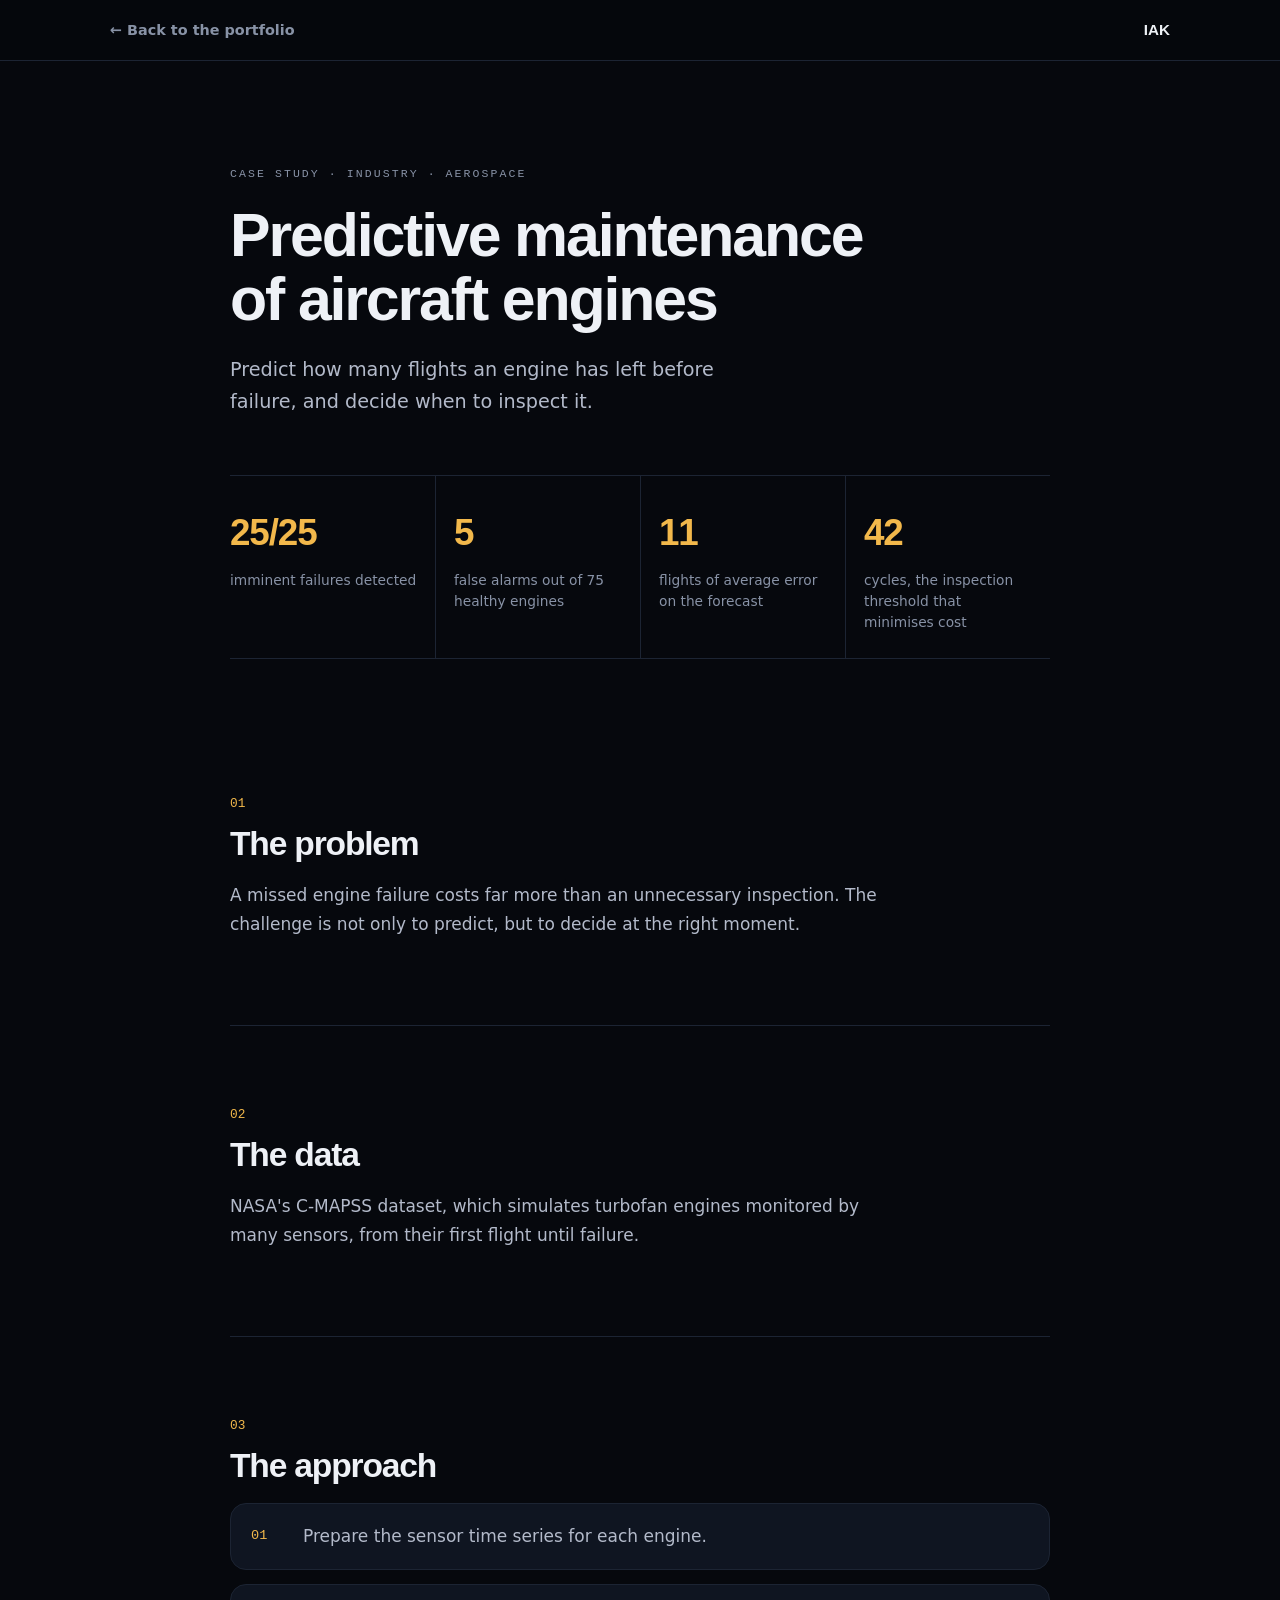
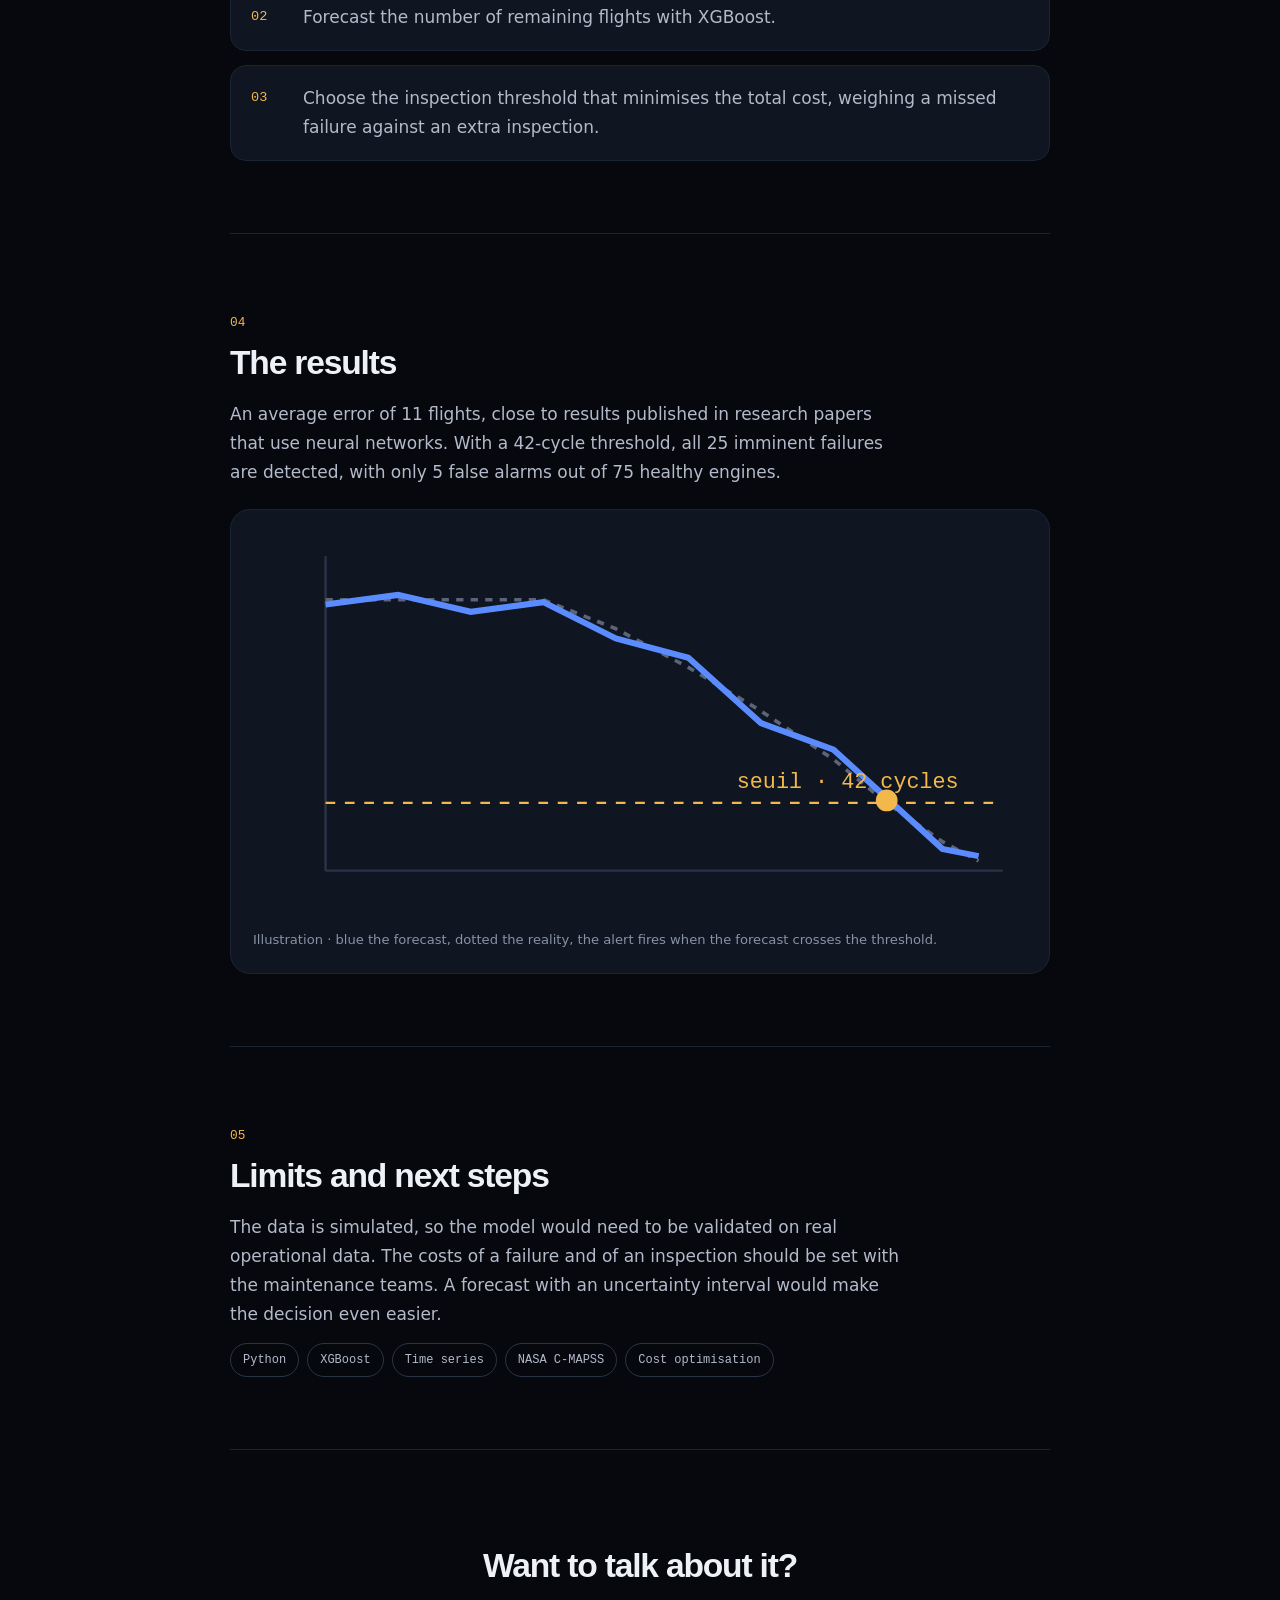
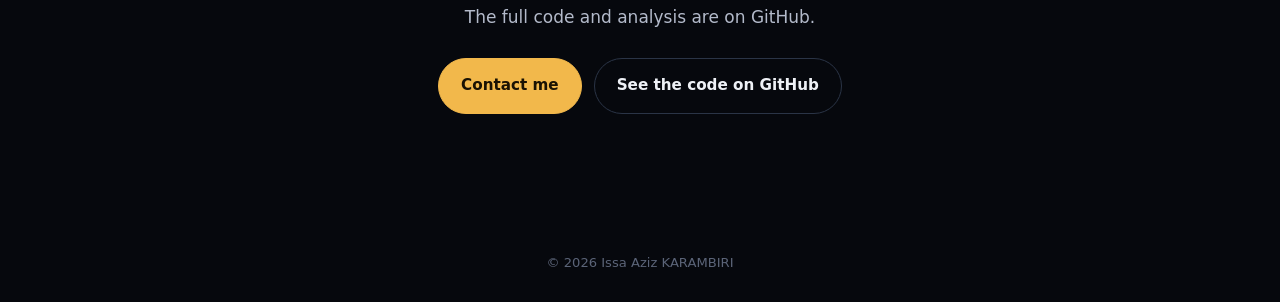
<file: projets/maintenance-predictive.html>
<!doctype html>
<html lang="fr">
<head>
<meta charset="utf-8">
<meta http-equiv="Content-Security-Policy" content="default-src 'self'; script-src 'self' https://gc.zgo.at; style-src 'self' 'unsafe-inline' https://fonts.googleapis.com; font-src https://fonts.gstatic.com; img-src 'self' data: https://karambiri65.goatcounter.com; connect-src 'self' https://karambiri65.goatcounter.com; object-src 'none'; base-uri 'self'">
<meta name="viewport" content="width=device-width, initial-scale=1">
<title>Maintenance prédictive des moteurs d'avion · Issa Aziz KARAMBIRI</title>
<meta name="description" content="Étude de cas : prévoir combien de vols il reste à un moteur d'avion avant la panne et décider quand l'inspecter. XGBoost sur les données NASA C-MAPSS.">
<meta name="theme-color" content="#06080D">
<link rel="canonical" href="https://issakarambiri.com/projets/maintenance-predictive.html">
<link rel="icon" href="../images/favicon.svg" type="image/svg+xml">
<meta property="og:title" content="Maintenance prédictive des moteurs d'avion · Issa Aziz KARAMBIRI">
<meta property="og:description" content="25 pannes imminentes détectées sur 25, avec seulement 5 fausses alertes sur 75 moteurs sains.">
<meta property="og:image" content="https://issakarambiri.com/images/og-image.jpg">
<link rel="preconnect" href="https://fonts.googleapis.com">
<link rel="stylesheet" href="https://fonts.googleapis.com/css2?family=Unbounded:wght@500;700;900&family=Manrope:wght@400;500;600;700&family=JetBrains+Mono:wght@400;500&display=swap">
<style>
:root{color-scheme:dark;--bg:#06080D;--panel:#0F1521;--line:#1C2433;--line2:#2A3446;--ink:#EEF1F6;--muted:#8892A6;--body:#B3BACA;--dim:#5B6478;--blue:#5B8CFF;--gold:#F2B84B;--gold-bg:#F2B84B;--up:#35D39A}
:root.light{color-scheme:light;--bg:#F4F6F9;--panel:#FFFFFF;--line:#DFE3EA;--line2:#C9D0DB;--ink:#0D1320;--muted:#566074;--body:#3B4354;--dim:#8C95A8;--blue:#3563E9;--gold:#A86E00;--up:#0E8F63}
*{box-sizing:border-box}
html{scroll-behavior:smooth}
body{margin:0;background:var(--bg);color:var(--ink);font-family:"Manrope","Segoe UI",system-ui,sans-serif;font-size:17px;line-height:1.7}
a{color:inherit}
:focus-visible{outline:2px solid var(--gold);outline-offset:3px;border-radius:6px}
.wrap{max-width:860px;margin:0 auto;padding:0 20px}
.top{position:sticky;top:0;z-index:10;backdrop-filter:blur(14px);-webkit-backdrop-filter:blur(14px);background:color-mix(in srgb,var(--bg) 80%,transparent);border-bottom:1px solid var(--line)}
.top .wrap{display:flex;justify-content:space-between;align-items:center;height:60px;max-width:1100px}
.back{text-decoration:none;color:var(--muted);font-size:.9rem;font-weight:600}
.back:hover{color:var(--ink)}
.logo{font-family:"Unbounded",sans-serif;font-weight:900;text-decoration:none;font-size:.95rem}
.mono{font-family:"JetBrains Mono",ui-monospace,monospace}
.eyebrow{font-family:"JetBrains Mono",monospace;font-size:.72rem;letter-spacing:.18em;text-transform:uppercase;color:var(--muted)}
header.hero{padding:96px 0 56px}
h1,h2{font-family:"Unbounded",sans-serif;letter-spacing:-.035em;line-height:1.05;margin:0;text-wrap:balance}
h1{font-size:clamp(2.2rem,6vw,3.8rem);font-weight:700;margin-top:18px}
.lead{font-size:1.2rem;color:var(--body);margin:22px 0 0;max-width:40ch}
.kpis{display:grid;grid-template-columns:repeat(4,minmax(0,1fr));border-top:1px solid var(--line);border-bottom:1px solid var(--line);margin:56px 0 0}
.kpi{padding:26px 18px 26px 0}
.kpi+.kpi{padding-left:18px;border-left:1px solid var(--line)}
.kpi b{display:block;font-family:"Unbounded",sans-serif;font-size:clamp(1.6rem,3.4vw,2.3rem);letter-spacing:-.03em;color:var(--gold)}
.kpi span{color:var(--muted);font-size:.86rem;line-height:1.5;display:block;margin-top:6px}
section{padding:72px 0;border-bottom:1px solid var(--line)}
section .num{font-family:"JetBrains Mono",monospace;color:var(--gold);font-size:.8rem}
h2{font-size:clamp(1.5rem,3.4vw,2.1rem);font-weight:700;margin:10px 0 20px}
section p{margin:0 0 14px;color:var(--body);max-width:62ch}
ol.steps{list-style:none;padding:0;margin:8px 0 0;display:grid;gap:14px;counter-reset:s}
ol.steps li{counter-increment:s;display:grid;grid-template-columns:40px 1fr;gap:12px;padding:18px 20px;background:var(--panel);border:1px solid var(--line);border-radius:16px;color:var(--body)}
ol.steps li::before{content:"0" counter(s);font-family:"JetBrains Mono",monospace;color:var(--gold);font-size:.85rem;padding-top:2px}
.chart{background:var(--panel);border:1px solid var(--line);border-radius:20px;padding:22px;margin-top:22px}
.chart svg{display:block;width:100%;height:auto}
.chart small{display:block;color:var(--muted);font-size:.82rem;margin-top:10px}
.tags{display:flex;flex-wrap:wrap;gap:8px;margin-top:8px}
.tags span{font-family:"JetBrains Mono",monospace;font-size:.75rem;border:1px solid var(--line2);border-radius:999px;padding:6px 12px;color:var(--body)}
.cta{padding:88px 0 110px;border-bottom:0;text-align:center}
.cta p{margin:0 auto 26px;max-width:46ch}
.btns{display:flex;gap:12px;justify-content:center;flex-wrap:wrap}
.btn{display:inline-flex;align-items:center;gap:10px;font-weight:700;font-size:.95rem;padding:14px 22px;border-radius:999px;text-decoration:none;border:1px solid var(--line2)}
.btn.primary{background:var(--gold-bg);color:#1A1203;border-color:var(--gold-bg)}
footer{padding:28px 0;color:var(--dim);font-size:.82rem;text-align:center}
@media (max-width:720px){ .kpis{grid-template-columns:1fr 1fr} .kpi:nth-child(3){padding-left:0;border-left:0} .kpi:nth-child(n+3){border-top:1px solid var(--line)} header.hero{padding:64px 0 40px} section{padding:56px 0} }
@media print{ .top,.cta{display:none} }
</style>
</head>
<body>
<div class="top"><div class="wrap"><a class="back" href="../index.html#projets" data-en="← Back to the portfolio">← Retour au portfolio</a><a class="logo" href="../index.html">IAK</a></div></div>
<main class="wrap">
  <header class="hero">
    <span class="eyebrow" data-en="Case study · Industry · Aerospace">Étude de cas · Industrie · Aéronautique</span>
    <h1 data-en="Predictive maintenance of aircraft engines">Maintenance prédictive des moteurs d'avion</h1>
    <p class="lead" data-en="Predict how many flights an engine has left before failure, and decide when to inspect it.">Prévoir combien de vols il reste à un moteur avant la panne, et décider quand l'inspecter.</p>
    <div class="kpis">
      <div class="kpi"><b>25/25</b><span data-en="imminent failures detected">pannes imminentes détectées</span></div>
      <div class="kpi"><b>5</b><span data-en="false alarms out of 75 healthy engines">fausses alertes sur 75 moteurs sains</span></div>
      <div class="kpi"><b>11</b><span data-en="flights of average error on the forecast">vols d'erreur moyenne sur la prévision</span></div>
      <div class="kpi"><b>42</b><span data-en="cycles, the inspection threshold that minimises cost">cycles, le seuil d'inspection qui minimise le coût</span></div>
    </div>
  </header>

  <section>
    <span class="num">01</span>
    <h2 data-en="The problem">Le problème</h2>
    <p data-en="A missed engine failure costs far more than an unnecessary inspection. The challenge is not only to predict, but to decide at the right moment.">Une panne moteur ratée coûte bien plus cher qu'une inspection en trop. L'enjeu n'est donc pas seulement de prévoir, mais de décider au bon moment.</p>
  </section>

  <section>
    <span class="num">02</span>
    <h2 data-en="The data">Les données</h2>
    <p data-en="NASA's C-MAPSS dataset, which simulates turbofan engines monitored by many sensors, from their first flight until failure.">Le jeu de données C-MAPSS de la NASA, qui simule des turboréacteurs suivis par de nombreux capteurs, de leur premier vol jusqu'à la panne.</p>
  </section>

  <section>
    <span class="num">03</span>
    <h2 data-en="The approach">La démarche</h2>
    <ol class="steps">
      <li data-en="Prepare the sensor time series for each engine.">Préparer les séries temporelles des capteurs pour chaque moteur.</li>
      <li data-en="Forecast the number of remaining flights with XGBoost.">Prévoir le nombre de vols restants avec XGBoost.</li>
      <li data-en="Choose the inspection threshold that minimises the total cost, weighing a missed failure against an extra inspection.">Choisir le seuil d'inspection qui minimise le coût total, en comparant une panne ratée et une inspection en trop.</li>
    </ol>
  </section>

  <section>
    <span class="num">04</span>
    <h2 data-en="The results">Les résultats</h2>
    <p data-en="An average error of 11 flights, close to results published in research papers that use neural networks. With a 42-cycle threshold, all 25 imminent failures are detected, with only 5 false alarms out of 75 healthy engines.">Une erreur moyenne de 11 vols, proche des résultats publiés dans des articles de recherche qui utilisent des réseaux de neurones. Avec un seuil de 42 cycles, les 25 pannes imminentes sont détectées, pour seulement 5 fausses alertes sur 75 moteurs sains.</p>
    <div class="chart" aria-hidden="true">
      <svg viewBox="0 0 320 160" fill="none">
        <line x1="30" y1="10" x2="30" y2="140" stroke="var(--line2)"/><line x1="30" y1="140" x2="310" y2="140" stroke="var(--line2)"/>
        <line x1="30" y1="112" x2="310" y2="112" stroke="var(--gold)" stroke-dasharray="4 4"/>
        <path d="M30 28 L120 28 L150 40 L180 56 L210 74 L240 94 L262 112 L285 128 L300 136" stroke="var(--dim)" stroke-width="1.5" stroke-dasharray="3 3"/>
        <path d="M30 30 L60 26 L90 33 L120 29 L150 44 L180 52 L210 79 L240 90 L262 110 L285 131 L300 134" stroke="var(--blue)" stroke-width="2.5"/>
        <circle cx="262" cy="111" r="4.5" fill="var(--gold)"/>
        <text x="200" y="106" fill="var(--gold)" font-family="JetBrains Mono, monospace" font-size="9">seuil · 42 cycles</text>
      </svg>
      <small data-en="Illustration · blue the forecast, dotted the reality, the alert fires when the forecast crosses the threshold.">Illustration · en bleu la prévision, en pointillés la réalité, l'alerte se déclenche quand la prévision passe sous le seuil.</small>
    </div>
  </section>

  <section>
    <span class="num">05</span>
    <h2 data-en="Limits and next steps">Limites et suites</h2>
    <p data-en="The data is simulated, so the model would need to be validated on real operational data. The costs of a failure and of an inspection should be set with the maintenance teams. A forecast with an uncertainty interval would make the decision even easier.">Les données sont simulées, il faudrait donc valider le modèle sur des données réelles d'exploitation. Les coûts d'une panne et d'une inspection sont à fixer avec les équipes de maintenance. Une prévision accompagnée d'un intervalle d'incertitude rendrait la décision encore plus simple.</p>
    <div class="tags"><span>Python</span><span>XGBoost</span><span data-en="Time series">Séries temporelles</span><span>NASA C-MAPSS</span><span data-en="Cost optimisation">Optimisation du coût</span></div>
  </section>

  <section class="cta">
    <h2 data-en="Want to talk about it?">On en parle&nbsp;?</h2>
    <p data-en="The full code and analysis are on GitHub.">Le code complet et l'analyse sont sur GitHub.</p>
    <div class="btns">
      <a class="btn primary" href="../index.html#contact" data-en="Contact me">Me contacter</a>
      <a class="btn" href="https://github.com/KARAMBIRI65/maintenance-predictive-moteurs-avion" target="_blank" rel="noopener" data-en="See the code on GitHub">Voir le code sur GitHub</a>
    </div>
  </section>
</main>
<footer>© 2026 Issa Aziz KARAMBIRI</footer>
<script src="../js/case.js"></script>
<script data-goatcounter="https://karambiri65.goatcounter.com/count" async src="https://gc.zgo.at/count.js"></script>
</body>
</html>
</file>
<file: css/style.css>
/* Portfolio d'Issa Aziz KARAMBIRI : styles */
/* Layout: "signals". Full-bleed dark hero with live data signals behind a giant name, a domain ticker, then a filterable 12-col project grid. Single dark look by choice. */
:root{
  color-scheme:dark;
  --bg:#06080D; --bg2:#0B0F18; --panel:#0F1521; --line:#1C2433; --line2:#2A3446;
  --ink:#EEF1F6; --muted:#8892A6; --dim:#5B6478; --body:#B3BACA;
  --blue:#5B8CFF; --gold:#F2B84B; --up:#35D39A; --violet:#B48CFF; --coral:#FF8A6B;
  --gold-bg:#F2B84B; --lede:var(--lede); --grid:rgba(42,52,70,.45); --glass:rgba(15,21,33,.75); --shadow:rgba(0,0,0,.5);
  --f-display:"Unbounded", "Arial Black", system-ui, sans-serif;
  --f-body:"Manrope", "Segoe UI", system-ui, sans-serif;
  --f-mono:"JetBrains Mono", ui-monospace, Menlo, monospace;
  --ease:cubic-bezier(.2,.7,.1,1);
}
:root.light{
  color-scheme:light;
  --bg:#F4F6F9; --bg2:#EBEEF3; --panel:#FFFFFF; --line:#DFE3EA; --line2:#C9D0DB;
  --ink:#0D1320; --muted:#566074; --dim:#8C95A8; --body:#3B4354;
  --blue:#3563E9; --gold:#A86E00; --up:#0E8F63; --violet:#7246E8; --coral:#D9512F;
  --gold-bg:#F2B84B; --lede:#3B4354; --grid:rgba(120,135,160,.22); --glass:rgba(255,255,255,.8); --shadow:rgba(20,30,50,.14);
}

*{box-sizing:border-box}
[hidden]{display:none!important}
html{scroll-behavior:smooth}
body{background:var(--bg);color:var(--ink);font-family:var(--f-body);font-size:16px;line-height:1.6;overflow-x:hidden;margin:0}
body::before{content:"";position:fixed;inset:0 0 auto;height:env(safe-area-inset-top,0px);z-index:60;background:var(--bg)}
.gut{padding-left:max(20px, env(safe-area-inset-left,0px));padding-right:max(20px, env(safe-area-inset-right,0px))}
.wrap{max-width:1200px;margin:0 auto}
a{color:inherit}
:focus-visible{outline:2px solid var(--gold);outline-offset:3px;border-radius:6px}
h1,h2,h3{font-family:var(--f-display);margin:0;text-wrap:balance;line-height:1.02}
.mono{font-family:var(--f-mono)}
.eyebrow{font-family:var(--f-mono);font-size:.72rem;letter-spacing:.18em;text-transform:uppercase;color:var(--muted)}
.todo{color:var(--gold);border-bottom:1px dashed var(--gold);font-family:var(--f-mono);font-size:.82em;white-space:nowrap}

/* Nav */
.nav{position:sticky;top:env(safe-area-inset-top,0px);z-index:50;backdrop-filter:blur(14px);-webkit-backdrop-filter:blur(14px);background:color-mix(in srgb,var(--bg) 78%,transparent);border-bottom:1px solid var(--line)}
.nav .wrap{display:flex;align-items:center;justify-content:space-between;gap:16px;height:60px}
.logo{font-family:var(--f-display);font-weight:900;font-size:1rem;letter-spacing:.02em;text-decoration:none;display:flex;align-items:center;gap:10px}
.logo i{width:9px;height:9px;border-radius:50%;background:var(--up);animation:pulse 2.2s infinite}
.nav nav{display:flex;gap:26px}
.nav nav a{text-decoration:none;color:var(--muted);font-size:.88rem;font-weight:500;white-space:nowrap;transition:color .2s}
@media (min-width:901px) and (max-width:1180px){ .nav nav{gap:16px} .nav nav a{font-size:.82rem} .gh span{display:none} .gh{padding:7px 10px} }
.nav nav a:hover{color:var(--ink)}
.nav .right{display:flex;gap:10px;align-items:center}
.menu-btn{display:none;place-items:center;align-content:center;gap:4px;width:36px;height:36px;border-radius:999px;border:1px solid var(--line2);background:transparent;cursor:pointer;padding:0}
.menu-btn span{display:block;width:16px;height:2px;border-radius:2px;background:var(--ink);transition:transform .25s,opacity .2s}
.nav.open .menu-btn span:nth-child(1){transform:translateY(6px) rotate(45deg)}
.nav.open .menu-btn span:nth-child(2){opacity:0}
.nav.open .menu-btn span:nth-child(3){transform:translateY(-6px) rotate(-45deg)}
@keyframes menuin{from{opacity:0;transform:translateY(-6px)}to{opacity:1;transform:none}}
@media (max-width:460px){ .nav .hire{display:none} }

.gh{display:inline-flex;align-items:center;gap:8px;font-size:.82rem;font-weight:600;text-decoration:none;padding:7px 14px;border-radius:999px;border:1px solid var(--line2);color:var(--ink)}
.gh svg{width:16px;height:16px}
.nav .hire{font-size:.82rem;font-weight:700;text-decoration:none;padding:8px 16px;border-radius:999px;background:var(--ink);color:var(--bg)}
@keyframes pulse{0%{box-shadow:0 0 0 0 rgba(53,211,154,.55)}70%{box-shadow:0 0 0 10px rgba(53,211,154,0)}100%{box-shadow:0 0 0 0 rgba(53,211,154,0)}}

/* Hero */
.hero{position:relative;overflow:hidden;border-bottom:1px solid var(--line)}
.hero canvas{position:absolute;inset:0;width:100%;height:100%;display:block}
.hero .glow{position:absolute;inset:0;pointer-events:none;background:radial-gradient(600px circle at var(--mx,70%) var(--my,30%), rgba(91,140,255,.16), transparent 60%)}
.hero .fade{position:absolute;inset:0;pointer-events:none;background:linear-gradient(180deg, color-mix(in srgb,var(--bg) 20%,transparent) 0%, color-mix(in srgb,var(--bg) 60%,transparent) 55%, var(--bg) 100%)}
.hero .wrap{position:relative;padding-block:96px 72px;display:grid;gap:36px}
.status{display:inline-flex;align-items:center;gap:10px;font-family:var(--f-mono);font-size:.78rem;color:var(--muted);border:1px solid var(--line2);border-radius:999px;padding:6px 14px;background:var(--glass);width:max-content;max-width:100%}
.status b{color:var(--up);font-weight:500}
@media (max-width:460px){ .status{width:auto;border-radius:14px;font-size:.72rem} }
.name{font-weight:900;font-size:clamp(3rem,10.5vw,8.6rem);letter-spacing:-.045em;line-height:.9}
.name .l{display:block;overflow:hidden;padding-bottom:.04em}
.name .l span{display:inline-block;animation:rise 1.1s var(--ease) both}
.name .l:nth-child(2) span{animation-delay:.12s;background:linear-gradient(92deg,var(--ink) 0%,var(--blue) 50%,var(--violet) 75%,var(--gold) 100%);-webkit-background-clip:text;background-clip:text;color:transparent}
@keyframes rise{from{transform:translateY(105%)}to{transform:none}}
.lede{display:grid;grid-template-columns:1.25fr 1fr;gap:40px;align-items:end}
.lede > *{min-width:0}
.lede p{margin:0;font-size:clamp(1.05rem,1.6vw,1.28rem);color:var(--lede);max-width:54ch}
.lede p strong{color:var(--ink);font-weight:600}
.ctas{display:flex;gap:12px;flex-wrap:wrap;justify-content:flex-end}
.btn{display:inline-flex;align-items:center;gap:10px;font:700 .95rem var(--f-body);padding:14px 22px;border-radius:999px;text-decoration:none;border:1px solid var(--line2);transition:transform .25s var(--ease), background .25s, border-color .25s}
.btn:hover{transform:translateY(-2px)}
.btn.primary{background:var(--gold-bg);color:#1A1203;border-color:var(--gold-bg)}
.btn.ghost{background:var(--glass);color:var(--ink)}
.btn.ghost:hover{border-color:var(--muted)}
.btn svg{width:16px;height:16px}

/* Hero v5 */
.progress{position:fixed;left:0;top:env(safe-area-inset-top,0px);height:2px;width:100%;z-index:80;transform-origin:0 50%;transform:scaleX(0);background:linear-gradient(90deg,var(--blue),var(--violet),var(--gold))}
.hero-grid{grid-template-columns:minmax(0,1.35fr) minmax(0,.9fr);align-items:center;gap:56px}
.hero-text{display:grid;gap:26px;min-width:0}
.hero-grid .name{font-size:clamp(2.6rem,6.4vw,6rem)}
.kicker{margin:0;font-family:var(--f-mono);font-size:clamp(.95rem,1.4vw,1.1rem);color:var(--muted)}
.scramble{color:var(--ink)}
.caret{display:inline-block;width:.55em;height:1.1em;vertical-align:-.18em;margin-left:4px;background:var(--gold);animation:blink 1s steps(1) infinite}
@keyframes blink{50%{opacity:0}}
.lede-p{margin:0;font-size:clamp(1.02rem,1.45vw,1.2rem);color:var(--lede);max-width:54ch}
.lede-p strong{color:var(--ink);font-weight:600}
.hero-text .ctas{justify-content:flex-start}
.portrait-wrap{perspective:1200px;min-width:0}
.portrait{position:relative;max-width:420px;margin-left:auto;transform-style:preserve-3d;transition:transform .5s var(--ease)}
.ring{position:absolute;inset:-3px;border-radius:32px;background:conic-gradient(from var(--a,0deg),var(--blue),var(--violet),var(--gold),var(--up),var(--blue));animation:spin 7s linear infinite;filter:blur(.5px)}
.ring::after{content:"";position:absolute;inset:-30px;border-radius:60px;background:inherit;filter:blur(40px);opacity:.35;z-index:-1}
@property --a{syntax:"<angle>";inherits:false;initial-value:0deg}
@keyframes spin{to{--a:360deg}}
.frame{position:relative;margin:0;border-radius:30px;overflow:hidden;background:var(--panel);aspect-ratio:4/5;max-width:100%}
.frame img{display:block;width:100%;height:100%;object-fit:cover;filter:grayscale(.15) contrast(1.05);transition:filter .6s,transform .8s var(--ease)}
.portrait:hover .frame img{filter:none;transform:scale(1.03)}
.frame::after{content:"";position:absolute;inset:0;background:linear-gradient(180deg,transparent 55%,rgba(6,8,13,.85) 100%);pointer-events:none}
.scan{position:absolute;left:0;right:0;height:30%;top:-30%;background:linear-gradient(180deg,transparent,rgba(91,140,255,.18),transparent);animation:scan 4.5s var(--ease) infinite;pointer-events:none;mix-blend-mode:screen}
@keyframes scan{0%{top:-30%}60%,100%{top:110%}}
.frame figcaption{position:absolute;left:18px;right:18px;bottom:14px;z-index:1;display:flex;justify-content:space-between;gap:8px;font-size:.7rem;color:#E6EAF0;letter-spacing:.08em}
.chip{position:absolute;z-index:2;display:inline-flex;align-items:center;gap:8px;font-size:.8rem;font-weight:600;color:var(--ink);background:var(--glass);backdrop-filter:blur(10px);-webkit-backdrop-filter:blur(10px);border:1px solid var(--line2);border-radius:999px;padding:8px 14px;white-space:nowrap;box-shadow:0 10px 30px var(--shadow);animation:float 6s ease-in-out infinite;transform:translateZ(40px)}
.chip i{width:8px;height:8px;border-radius:50%}
.chip small{color:var(--muted);font-weight:400;margin-left:4px}
.chip.c1{top:9%;left:-14%}
.chip.c2{top:36%;right:-12%;animation-delay:-1.5s}
.chip.c3{bottom:24%;left:-18%;animation-delay:-3s}
.chip.c4{bottom:-4%;right:6%;animation-delay:-4.5s;color:var(--gold)}
@media (min-width:901px) and (max-width:1180px){ .chip.c1{left:-6%} .chip.c2{right:-3%} .chip.c3{left:-8%} }
@keyframes float{0%,100%{translate:0 0}50%{translate:0 -10px}}

/* Formation */
.school{margin-top:56px;background:linear-gradient(180deg,var(--panel),var(--bg2));border:1px solid var(--line);border-radius:24px;padding:32px}
.school-head{display:flex;justify-content:space-between;gap:20px;align-items:flex-start;flex-wrap:wrap;padding-bottom:26px;border-bottom:1px solid var(--line)}
.school-head > div{min-width:0;max-width:62ch}
.school-head h3{font-size:clamp(1.4rem,2.6vw,2rem);font-weight:700;letter-spacing:-.02em;margin:10px 0 8px}
.school-head p{margin:0;color:var(--body)}
.school-head .pill{margin-top:0}
.modules{display:grid;grid-template-columns:repeat(4,minmax(0,1fr));gap:0}
.mod{padding:26px 22px 4px 0}
.mod + .mod{padding-left:22px;border-left:1px solid var(--line)}
.mod-k{font-family:var(--f-mono);font-size:.68rem;letter-spacing:.16em;color:var(--gold)}
.mod h4{font-family:var(--f-display);font-weight:500;font-size:1rem;margin:8px 0 12px;line-height:1.2}
.mod ul{list-style:none;margin:0;padding:0;display:grid;gap:7px}
.mod li{color:var(--body);font-size:.9rem;padding-left:16px;position:relative}
.mod li::before{content:"";position:absolute;left:0;top:.65em;width:7px;height:1px;background:var(--dim)}

/* Ticker */
.ticker{border-bottom:1px solid var(--line);background:var(--bg2);overflow:hidden;white-space:nowrap}
.ticker .track{display:inline-flex;gap:48px;padding-block:14px;animation:tick 42s linear infinite;padding-left:48px}
.ticker:hover .track{animation-play-state:paused}
.ticker span{font-family:var(--f-mono);font-size:.8rem;color:var(--muted);display:inline-flex;gap:10px;align-items:center}
.ticker span b{color:var(--ink);font-weight:500}
.ticker .u{color:var(--up);font-style:normal}
@keyframes tick{to{transform:translateX(-50%)}}

/* Stats */
.stats{display:grid;grid-template-columns:repeat(4,minmax(0,1fr));border-bottom:1px solid var(--line)}
.stat{padding:32px 24px;border-right:1px solid var(--line)}
.stat:last-child{border-right:0}
.stat .v{font-family:var(--f-display);font-weight:700;font-size:clamp(1.6rem,3.2vw,2.5rem);letter-spacing:-.03em;font-variant-numeric:tabular-nums}
.stat .v em{font-style:normal;color:var(--gold)}
.stat .k{color:var(--muted);font-size:.88rem;margin-top:6px}

/* Sections */
.sec{padding-block:110px;border-bottom:1px solid var(--line)}
.sec-head{display:grid;grid-template-columns:repeat(12,minmax(0,1fr));gap:24px;margin-bottom:48px;align-items:end}
.sec-head .eyebrow{grid-column:1 / span 3}
.sec-head h2{grid-column:4 / span 9;font-size:clamp(2rem,4.6vw,3.6rem);font-weight:700;letter-spacing:-.035em}
.sec-head h2 span{color:var(--dim)}

/* Filters */
.filters{display:flex;flex-wrap:wrap;gap:8px;margin-bottom:28px}
.filters button{font:600 .85rem var(--f-body);color:var(--muted);background:var(--bg2);border:1px solid var(--line);border-radius:999px;padding:8px 16px;cursor:pointer;transition:color .2s,border-color .2s,background .2s}
.filters button:hover{color:var(--ink);border-color:var(--line2)}
.filters button[aria-pressed="true"]{color:var(--bg);background:var(--ink);border-color:var(--ink)}
.filters button small{font-family:var(--f-mono);font-size:.72rem;opacity:.7;margin-left:4px}

/* Projects */
.grid-proj{display:grid;grid-template-columns:repeat(12,minmax(0,1fr));gap:18px}
.card{--c:var(--blue);position:relative;grid-column:span 4;background:var(--panel);border:1px solid var(--line);border-radius:20px;padding:26px;overflow:hidden;display:flex;flex-direction:column;gap:12px;transition:transform .4s var(--ease), border-color .3s}
.card.feat{grid-column:span 8}
.card::after{content:"";position:absolute;inset:0;pointer-events:none;opacity:0;transition:opacity .3s;background:radial-gradient(420px circle at var(--cx,50%) var(--cy,0%), color-mix(in srgb, var(--c) 18%, transparent), transparent 60%)}
.card:hover{border-color:var(--line2);transform:translateY(-4px)}
.card:hover::after{opacity:1}
.card[data-dom="industrie"]{--c:var(--blue)}
.card[data-dom="environnement"]{--c:var(--up)}
.card[data-dom="sante"]{--c:var(--coral)}
.card[data-dom="sport"]{--c:var(--violet)}
.card[data-dom="immobilier"]{--c:#4FD1E0}
.card[data-dom="banque"],.card[data-dom="marches"]{--c:var(--gold)}
.card .top{display:flex;justify-content:space-between;align-items:center;gap:12px}
.dom{font-family:var(--f-mono);font-size:.7rem;letter-spacing:.12em;text-transform:uppercase;color:var(--c);display:inline-flex;align-items:center;gap:8px}
.dom::before{content:"";width:7px;height:7px;border-radius:50%;background:var(--c)}
.app{font-family:var(--f-mono);font-size:.66rem;letter-spacing:.1em;text-transform:uppercase;color:var(--ink);border:1px solid var(--line2);border-radius:999px;padding:2px 9px}
.card h3{font-size:1.22rem;font-weight:500;letter-spacing:-.02em;line-height:1.2}
.card.feat h3{font-size:1.7rem}
.card p{margin:0;color:var(--body);font-size:.93rem;max-width:60ch}
.metric{display:flex;align-items:baseline;gap:12px;flex-wrap:wrap;padding-block:6px 2px}
.metric b{font-family:var(--f-display);font-weight:700;font-size:2rem;letter-spacing:-.03em;color:var(--ink);font-variant-numeric:tabular-nums;line-height:1}
.card.feat .metric b{font-size:3rem}
.metric span{color:var(--muted);font-size:.86rem;max-width:30ch;line-height:1.4}
.feat-body{display:grid;grid-template-columns:1.1fr 1fr;gap:28px;align-items:end}
.feat-body > *{min-width:0}
.feat-body svg{width:100%;height:auto;display:block}
.tags{display:flex;flex-wrap:wrap;gap:6px}
.tags span{font-family:var(--f-mono);font-size:.7rem;color:var(--muted);border:1px solid var(--line2);border-radius:999px;padding:2px 9px}
.repo{margin-top:auto;padding-top:14px;border-top:1px solid var(--line);display:flex;justify-content:space-between;align-items:center;gap:10px;text-decoration:none;font-size:.86rem;font-weight:600;color:var(--ink)}
.repo code{font-family:var(--f-mono);font-size:.74rem;color:var(--muted);font-weight:400;overflow-wrap:anywhere}
.repo svg{width:16px;height:16px;flex:none;transition:transform .25s var(--ease)}
.repo:hover svg{transform:translate(3px,-3px)}
.repo:hover code{color:var(--ink)}
.empty{color:var(--muted);grid-column:1/-1}

.repo.static{cursor:default}
.phone{background:#F4F5F7;color:#14171F;border-radius:26px;padding:14px;max-width:280px;margin-left:auto;box-shadow:0 20px 50px rgba(0,0,0,.5);border:6px solid #1B2130;font-family:var(--f-body)}
.ph-bar{display:flex;justify-content:space-between;font-size:.72rem;font-weight:700;color:#5B6478;padding:2px 4px 10px}
.ph-sms{background:#E4E7EE;border-radius:16px 16px 16px 4px;padding:10px 12px;font-size:.8rem;line-height:1.4}
.ph-sms u{color:#2457D6}
.ph-alert{margin-top:10px;background:#FFF1EC;border:2px solid #FF6B4A;border-radius:14px;padding:10px 12px;display:grid;gap:4px;font-size:.8rem;line-height:1.35;animation:alertPulse 2.4s ease-in-out infinite}
.ph-alert b{color:#C9361A;font-size:.85rem}
.ph-alert em{font-style:normal;font-weight:700;text-align:center;background:#1E9E6A;color:#fff;border-radius:999px;padding:7px;margin-top:4px}
@keyframes alertPulse{0%,100%{box-shadow:0 0 0 0 rgba(255,107,74,.35)}50%{box-shadow:0 0 0 8px rgba(255,107,74,0)}}
.card[data-dom="cyber"]{--c:var(--coral)}
.also{margin-top:22px;border:1px dashed var(--line2);border-radius:20px;padding:22px 26px}
.also-row{display:grid;grid-template-columns:repeat(3,minmax(0,1fr));gap:22px;margin-top:14px}
.also-row div{display:grid;gap:4px;min-width:0}
.also-row b{font-family:var(--f-display);font-weight:500;font-size:.98rem}
.also-row span{color:var(--muted);font-size:.86rem}

/* Experiences */
.xp{display:grid;gap:18px}
.job{display:grid;grid-template-columns:200px minmax(0,1fr);gap:28px;background:var(--panel);border:1px solid var(--line);border-radius:20px;padding:28px;transition:border-color .3s}
.job:hover{border-color:var(--line2)}
.job-when{font-family:var(--f-mono);font-size:.78rem;color:var(--muted);display:grid;gap:6px;align-content:start}
.job-when b{color:var(--ink);font-weight:500;font-size:.85rem}
.job h3{font-size:1.4rem;font-weight:500;letter-spacing:-.02em}
.job h3 span{color:var(--gold)}
.job .role-where{margin:4px 0 14px}
.job ul{margin:0 0 16px;padding:0;list-style:none;display:grid;gap:8px}
.job li{color:var(--body);font-size:.94rem;padding-left:18px;position:relative}
.job li::before{content:"";position:absolute;left:0;top:.7em;width:8px;height:2px;background:var(--c,var(--blue));border-radius:2px}
.job .kpi{display:flex;gap:28px;flex-wrap:wrap;margin:0 0 16px}
.job .kpi div{display:grid}
.job .kpi b{font-family:var(--f-display);font-size:1.5rem;font-weight:700;letter-spacing:-.02em;font-variant-numeric:tabular-nums}
.job .kpi span{color:var(--muted);font-size:.8rem}

/* Journey */
.journey{display:grid;grid-template-columns:repeat(2,minmax(0,1fr));position:relative}
.journey::before{content:"";position:absolute;left:0;right:50%;top:27px;height:1px;background:linear-gradient(90deg,var(--blue),var(--gold))}
.stop{padding-right:28px;position:relative}
.stop .dot{width:16px;height:16px;border-radius:50%;background:var(--bg);border:2px solid var(--blue);margin:20px 0 26px;position:relative;z-index:1}
.stop.now .dot{border-color:var(--gold);box-shadow:0 0 0 6px rgba(242,184,75,.15)}
.stop.next .dot{border-style:dashed;border-color:var(--dim)}
.stop .yr{font-family:var(--f-mono);font-size:.76rem;color:var(--muted);letter-spacing:.06em}
.stop h3{font-size:1.12rem;font-weight:500;margin:8px 0 6px;line-height:1.2}
.stop .where{color:var(--muted);font-size:.9rem}
.stop p{color:var(--body);font-size:.92rem;margin:12px 0 0}
.pill{display:inline-block;margin-top:14px;font-family:var(--f-mono);font-size:.7rem;letter-spacing:.08em;text-transform:uppercase;color:var(--up);border:1px solid rgba(53,211,154,.35);background:rgba(53,211,154,.08);border-radius:999px;padding:3px 10px}

/* Skills */
.skills{display:grid;grid-template-columns:repeat(4,minmax(0,1fr));border-top:1px solid var(--line)}
.sk{padding:32px 24px 32px 0;border-right:1px solid var(--line)}
.sk + .sk{padding-left:24px}
.sk:last-child{border-right:0}
.sk h3{font-size:1rem;font-weight:500}
.sk ul{list-style:none;margin:18px 0 0;padding:0;display:flex;flex-wrap:wrap;gap:8px}
.sk li{font-size:.86rem;padding:6px 12px;border-radius:999px;background:var(--bg2);border:1px solid var(--line);transition:border-color .2s}
.sk li:hover{border-color:var(--blue)}

.langs{display:flex;flex-wrap:wrap;gap:12px 28px;align-items:center;margin-top:28px;padding-top:22px;border-top:1px solid var(--line);color:var(--muted);font-size:.92rem}
.langs b{color:var(--ink);font-weight:600;margin-right:6px}

/* Engagement */
.two{display:grid;grid-template-columns:repeat(2,minmax(0,1fr));gap:20px}
.box{background:var(--panel);border:1px solid var(--line);border-radius:20px;padding:28px}
.box h3{font-size:1.05rem;font-weight:500;margin-bottom:16px}
.rows{list-style:none;margin:0;padding:0}
.rows li{display:flex;justify-content:space-between;gap:16px;flex-wrap:wrap;padding:14px 0;border-top:1px solid var(--line)}
.rows li span:last-child{font-family:var(--f-mono);font-size:.8rem;color:var(--muted)}

.role{display:flex;flex-direction:column;gap:10px}
.role.now{border-color:rgba(53,211,154,.35)}
.role-top{display:flex;justify-content:space-between;align-items:center;gap:12px;flex-wrap:wrap}
.role-date{font-size:.76rem;color:var(--muted)}
.role h3{font-size:1.25rem;margin:0}
.role-where{color:var(--muted);font-size:.9rem}
.role p{margin:0;color:var(--body);font-size:.93rem}

/* Chatbot */
.bot-fab{position:fixed;z-index:70;right:calc(20px + env(safe-area-inset-right,0px));bottom:calc(20px + env(safe-area-inset-bottom,0px));display:inline-flex;align-items:center;gap:10px;font:700 .9rem var(--f-body);color:#1A1203;background:var(--gold-bg);border:0;border-radius:999px;padding:14px 20px;cursor:pointer;box-shadow:0 10px 30px var(--shadow);transition:transform .25s var(--ease)}
.bot-fab:hover{transform:translateY(-2px)}
.bot-fab svg{width:18px;height:18px}
.bot{position:fixed;z-index:71;right:calc(20px + env(safe-area-inset-right,0px));bottom:calc(20px + env(safe-area-inset-bottom,0px));width:min(400px, calc(100vw - 40px));height:min(600px, calc(100vh - 110px));background:var(--panel);border:1px solid var(--line2);border-radius:22px;box-shadow:0 24px 60px var(--shadow);display:flex;flex-direction:column;overflow:hidden}
.bot-head{display:flex;align-items:center;gap:12px;padding:16px 18px;border-bottom:1px solid var(--line);background:var(--bg2)}
.bot-av{width:36px;height:36px;border-radius:50%;display:grid;place-items:center;font:900 .8rem var(--f-display);color:var(--bg);background:linear-gradient(135deg,var(--blue),var(--violet) 60%,var(--gold))}
.bot-head b{display:block;font-size:.95rem}
.bot-head small{color:var(--up);font-family:var(--f-mono);font-size:.7rem}
.bot-x{margin-left:auto;background:none;border:1px solid var(--line2);color:var(--ink);border-radius:999px;width:32px;height:32px;cursor:pointer;font-size:1rem;line-height:1}
.bot-log{flex:1;overflow-y:auto;padding:18px;display:flex;flex-direction:column;gap:10px;min-height:0}
.msg{max-width:88%;padding:10px 14px;border-radius:16px;font-size:.9rem;line-height:1.5;overflow-wrap:anywhere}
.msg.me{align-self:flex-end;background:var(--blue);color:#fff;border-bottom-right-radius:4px}
.msg.it{align-self:flex-start;background:var(--bg2);border:1px solid var(--line);border-bottom-left-radius:4px;color:var(--ink)}
.msg.it a{color:var(--gold)}
.msg.typing{color:var(--muted);font-family:var(--f-mono);font-size:.8rem}
.bot-sugg{display:flex;gap:6px;flex-wrap:wrap;padding:0 18px 12px}
.bot-sugg button{font:600 .76rem var(--f-body);color:var(--ink);background:transparent;border:1px solid var(--line2);border-radius:999px;padding:6px 11px;cursor:pointer}
.bot-sugg button:hover{border-color:var(--gold);color:var(--gold)}
.bot-form{display:flex;gap:8px;padding:12px;border-top:1px solid var(--line);background:var(--bg2)}
.bot-form input{flex:1;min-width:0;font:500 .9rem var(--f-body);color:var(--ink);background:var(--panel);border:1px solid var(--line2);border-radius:999px;padding:10px 16px}
.bot-form input:focus{outline:none;border-color:var(--gold)}
.bot-form button{font:700 .85rem var(--f-body);background:var(--gold-bg);color:#1A1203;border:0;border-radius:999px;padding:0 16px;cursor:pointer}
@media (max-width:460px){ .bot{right:calc(12px + env(safe-area-inset-right,0px));bottom:calc(12px + env(safe-area-inset-bottom,0px));width:calc(100vw - 24px);height:calc(100vh - 90px)} .bot-fab span{display:none} .bot-fab{padding:14px} }

.contact-grid{display:grid;grid-template-columns:minmax(0,.9fr) minmax(0,1.1fr);gap:40px;align-items:start;margin-top:48px}
.contact-main{min-width:0}
.qr-card{display:grid;gap:18px;justify-items:start}
.qr-box{position:relative;width:100%;max-width:260px;padding:14px}
.qr-svg{display:block;width:100%;height:auto;border-radius:18px;box-shadow:0 20px 60px rgba(91,140,255,.18)}
.br{position:absolute;width:26px;height:26px;border:2px solid var(--gold)}
.br.tl{top:0;left:0;border-right:0;border-bottom:0;border-top-left-radius:10px}
.br.tr{top:0;right:0;border-left:0;border-bottom:0;border-top-right-radius:10px}
.br.bl{bottom:0;left:0;border-right:0;border-top:0;border-bottom-left-radius:10px}
.br.br2{bottom:0;right:0;border-left:0;border-top:0;border-bottom-right-radius:10px}
.qr-scan{position:absolute;left:14px;right:14px;top:14px;height:2px;background:var(--gold);box-shadow:0 0 14px 2px rgba(242,184,75,.7);border-radius:2px;animation:qrscan 3.2s ease-in-out infinite;opacity:.85;pointer-events:none}
@keyframes qrscan{0%,100%{transform:translateY(0)}50%{transform:translateY(228px)}}
.qr-txt{display:grid;gap:4px}
.qr-txt b{font-family:var(--f-display);font-weight:700;font-size:1.1rem}
.qr-txt span{color:var(--muted);font-size:.9rem;max-width:30ch}
.qr-txt code{font-family:var(--f-mono);font-size:.8rem;color:var(--gold);margin-top:4px}
@media (max-width:900px){ .contact-grid{grid-template-columns:1fr;gap:40px} }
/* Mindset */
.mind-grid{display:grid;grid-template-columns:minmax(0,1.1fr) minmax(0,1fr);gap:48px;align-items:start}
.mind-quote{margin:0;display:grid;gap:22px}
.mind-quote p{margin:0;font-family:var(--f-display);font-weight:300;font-size:clamp(1.5rem,3vw,2.4rem);line-height:1.2;letter-spacing:-.02em}
.mind-quote p b{font-weight:700;color:var(--gold)}
.mind-quote footer{border-top:0;padding-block:0;display:block;color:var(--body);font-size:1rem;max-width:52ch;padding-left:18px;border-left:2px solid var(--gold)}
.mind-list{display:grid;gap:0}
.mind-item{display:grid;grid-template-columns:44px minmax(0,1fr);gap:12px;padding:18px 0;border-top:1px solid var(--line)}
.mind-item:last-child{border-bottom:1px solid var(--line)}
.mind-item .mono{color:var(--gold);font-size:.8rem;padding-top:3px}
.mind-item b{font-family:var(--f-display);font-weight:500;font-size:1.02rem}
.mind-item p{margin:4px 0 0;color:var(--muted);font-size:.92rem}
.seek{margin-top:48px;display:grid;grid-template-columns:auto auto minmax(0,1fr) auto;gap:20px 40px;align-items:center;background:var(--panel);border:1px solid var(--line2);border-radius:20px;padding:24px 28px}
.seek div{display:grid;gap:4px;min-width:0}
.seek b{font-family:var(--f-display);font-weight:500;font-size:1.05rem}
@media (max-width:900px){ .mind-grid{grid-template-columns:1fr;gap:32px} .seek{grid-template-columns:1fr 1fr} .seek div:nth-child(3){grid-column:1/-1} .seek .btn{grid-column:1/-1;justify-self:start} }

/* Letter */
.letter{position:relative;max-width:820px;margin:0 auto;background:#F6F4EF;color:#1B1F2A;border-radius:6px;padding:clamp(28px,5vw,64px);box-shadow:0 30px 80px rgba(0,0,0,.55),0 0 0 1px rgba(255,255,255,.04);transform:rotate(-.4deg);transition:transform .5s var(--ease)}
.letter:hover{transform:rotate(0)}
.letter::before{content:"";position:absolute;top:-10px;left:50%;width:120px;height:22px;transform:translateX(-50%) rotate(1.5deg);background:rgba(242,184,75,.75);border-radius:2px}
.letter-head{display:flex;justify-content:space-between;gap:20px;flex-wrap:wrap;padding-bottom:22px;border-bottom:1px solid #D9D5CB;margin-bottom:26px}
.letter-head > div{display:grid;gap:2px;min-width:0}
.letter-head b{font-family:var(--f-display);font-weight:700;font-size:1.05rem}
.letter-head span{color:#5A6070;font-size:.88rem}
.letter-meta{align-self:end;max-width:34ch}
.letter-meta span{font-weight:600;color:#1B1F2A!important}
.letter-meta .obj{font-family:var(--f-mono);font-size:.68rem;letter-spacing:.14em;text-transform:uppercase;color:#8A6A1E!important;font-weight:500}
.letter-body{display:grid;gap:16px}
.letter-body p{margin:0;font-size:1.02rem;line-height:1.75;color:#2A2F3B;text-align:justify;text-justify:inter-word;hyphens:auto;-webkit-hyphens:auto;overflow-wrap:break-word}
.letter-body strong{color:#1B1F2A;background:linear-gradient(transparent 60%,rgba(242,184,75,.45) 60%)}
.letter-sign{display:grid;gap:6px;margin-top:30px;justify-items:end;text-align:right}
.sig{font-family:"Caveat","Segoe Script","Brush Script MT",cursive;font-size:2.2rem;color:#22408F;line-height:1}
.letter-sign .mono{font-size:.75rem;color:#5A6070}
@media (max-width:640px){ .letter{transform:none} .letter-sign{justify-items:start;text-align:left} }

/* Contact form */
.contact-lead{color:var(--muted);max-width:52ch;margin:18px 0 0;font-size:1.02rem}
.contact-side{display:grid;gap:12px;align-content:start;min-width:0}
.ccard{display:grid;grid-template-columns:auto minmax(0,1fr) auto;align-items:center;gap:14px;padding:14px 14px 14px 16px;border:1px solid var(--line);border-radius:18px;background:var(--panel);transition:border-color .25s,transform .25s}
.ccard:hover{border-color:var(--line2);transform:translateY(-2px)}
.ccard-flat{grid-template-columns:auto minmax(0,1fr)}
.cico{display:grid;place-items:center;width:42px;height:42px;border-radius:12px;background:rgba(242,184,75,.12);color:var(--gold)}
.cico svg{width:20px;height:20px}
.cinfo{display:grid;gap:2px;min-width:0}
.cinfo small{font-family:var(--f-mono);font-size:.68rem;letter-spacing:.12em;text-transform:uppercase;color:var(--muted)}
.cinfo .mail{font-size:clamp(.92rem,1.5vw,1.05rem);border:0;padding:0;color:var(--ink);text-decoration:none;overflow-wrap:anywhere}
.cinfo .mail:hover{color:var(--gold)}
.cval{font-size:.98rem}
.ccard .copy{padding:9px 14px;font-size:.78rem;white-space:nowrap}
.contact-side .links{margin-top:6px}
.contact-side .qr-card{grid-template-columns:120px minmax(0,1fr);align-items:center;gap:18px;margin-top:10px;padding:14px;border:1px dashed var(--line2);border-radius:18px}
.contact-side .qr-box{max-width:120px;padding:6px}
.contact-side .qr-svg{border-radius:10px}
.contact-side .qr-scan{left:6px;right:6px;top:6px;animation-name:qrscan2}
@keyframes qrscan2{0%,100%{transform:translateY(0)}50%{transform:translateY(calc(var(--qs,108px)))}}
@media (max-width:560px){ .contact-side .qr-scan{--qs:84px} }
.cform{position:relative;display:grid;gap:18px;padding:28px;border:1px solid var(--line2);border-radius:26px;background:linear-gradient(160deg,rgba(91,140,255,.08),transparent 45%),var(--glass);box-shadow:0 30px 80px -30px var(--shadow);backdrop-filter:blur(14px);-webkit-backdrop-filter:blur(14px);overflow:hidden}
.cform::before{content:"";position:absolute;inset:0 0 auto 0;height:3px;background:linear-gradient(90deg,var(--gold),#5B8CFF,#B892FF)}
.cform-head{display:flex;align-items:center;gap:14px;padding-bottom:16px;border-bottom:1px solid var(--line)}
.cform-head b{display:block;font-family:var(--f-display);font-size:1.15rem;letter-spacing:-.02em}
.cform-head small{color:var(--muted);font-size:.88rem}
.cform-dot{width:10px;height:10px;border-radius:50%;background:var(--up);box-shadow:0 0 0 0 rgba(61,220,151,.5);animation:pulse 2.2s infinite;flex:none}
@keyframes pulse{70%{box-shadow:0 0 0 10px rgba(61,220,151,0)}100%{box-shadow:0 0 0 0 rgba(61,220,151,0)}}
.crow{display:grid;grid-template-columns:1fr 1fr;gap:14px}
.field{display:grid;gap:8px}
.field>span:first-child,.field>label{display:flex;justify-content:space-between;align-items:baseline;font-family:var(--f-mono);font-size:.7rem;letter-spacing:.12em;text-transform:uppercase;color:var(--muted)}
.ccount{font-style:normal;letter-spacing:0;text-transform:none;opacity:.8}
.fwrap{position:relative;display:block}
.fwrap svg{position:absolute;left:14px;top:50%;width:18px;height:18px;transform:translateY(-50%);color:var(--muted);pointer-events:none;transition:color .2s}
.cform input,.cform textarea{width:100%;box-sizing:border-box;font:500 .95rem var(--f-body);color:var(--ink);background:var(--bg2);border:1px solid var(--line2);border-radius:14px;padding:13px 14px;transition:border-color .2s,box-shadow .2s,background .2s}
.fwrap input{padding-left:42px}
.cform textarea{resize:vertical;min-height:140px;line-height:1.55}
.cform input::placeholder,.cform textarea::placeholder{color:var(--muted);opacity:.7}
.cform input:focus,.cform textarea:focus{outline:none;border-color:var(--gold);box-shadow:0 0 0 4px rgba(242,184,75,.15);background:var(--panel)}
.fwrap:focus-within svg{color:var(--gold)}
.cform.tried input:invalid,.cform.tried textarea:invalid{border-color:var(--coral)}
.topics{display:flex;flex-wrap:wrap;gap:8px}
.topics button{font:600 .8rem var(--f-body);color:var(--ink);background:transparent;border:1px solid var(--line2);border-radius:999px;padding:7px 13px;cursor:pointer;transition:all .2s}
.topics button:hover{border-color:var(--gold)}
.topics button[aria-pressed=true]{background:var(--gold-bg);border-color:var(--gold-bg);color:#1A1203}
.cform .hp{display:none}
.cactions{display:grid;gap:12px}
.csend{justify-content:center;width:100%;cursor:pointer;padding:16px 22px}
.csend svg{transition:transform .3s}
.csend:hover svg{transform:translate(3px,-3px)}
.csend:disabled{opacity:.7;cursor:wait}
.cstatus{font-size:.9rem;color:var(--muted);text-align:center;min-height:1.2em}
.cstatus.ok{color:var(--up)}.cstatus.err{color:var(--coral)}
@media (max-width:560px){ .crow{grid-template-columns:1fr} .cform{padding:20px;border-radius:22px} .ccard{grid-template-columns:auto minmax(0,1fr)} .ccard .copy{grid-column:1/-1;justify-self:start} .contact-side .qr-card{grid-template-columns:96px minmax(0,1fr)} .contact-side .qr-box{max-width:96px} }

/* Hobbies */
.awards{margin-top:28px;padding-top:28px;border-top:1px solid var(--line)}
.award-row{display:grid;grid-template-columns:repeat(2,minmax(0,1fr));gap:18px;margin-top:16px}
.award{margin:0;display:grid;grid-template-columns:130px minmax(0,1fr);gap:20px;align-items:center;padding:16px;border:1px solid var(--line);border-radius:20px;background:var(--panel);transition:border-color .25s,transform .25s}
.award:hover{border-color:var(--gold);transform:translateY(-3px)}
.award-img{display:block;cursor:zoom-in;position:relative;border-radius:14px;overflow:hidden;aspect-ratio:3/4;background:var(--bg2)}
.award-img img{width:100%;height:100%;object-fit:cover;display:block;transition:transform .5s}
.award:hover .award-img img{transform:scale(1.05)}
.award-img::after{content:"";position:absolute;inset:0;box-shadow:inset 0 0 0 1px rgba(255,255,255,.06);border-radius:14px}
.award-y{font-size:.72rem;color:var(--gold);letter-spacing:.08em}
.award b{display:block;font-family:var(--f-display);font-weight:600;font-size:1.05rem;margin-top:4px;letter-spacing:-.01em}
.award p{margin:6px 0 0;color:var(--muted);font-size:.9rem}
.cv-wrap{position:relative;display:inline-block}
.cv-side-wrap{display:block}.cv-side-wrap .cv-side{width:100%}
.cv-pop{position:absolute;left:0;bottom:calc(100% + 8px);z-index:30;min-width:280px;display:grid;gap:4px;padding:6px;border:1px solid var(--line2);border-radius:18px;background:var(--panel);box-shadow:0 24px 60px -20px var(--shadow);animation:cvpop .18s ease-out}
.cv-side-wrap .cv-pop{right:0}
@keyframes cvpop{from{opacity:0;transform:translateY(4px)}to{opacity:1;transform:none}}
.cv-opt{display:grid;gap:2px;padding:12px 14px;border-radius:12px;text-decoration:none;color:var(--ink);transition:background .2s}
.cv-opt:hover,.cv-opt:focus-visible{background:var(--bg2);outline:none}
.cv-opt b{font-weight:700;font-size:.95rem}
.cv-opt small{color:var(--muted);font-size:.82rem}
.cv-opt[data-v=stage] b::after{content:"";display:inline-block;width:7px;height:7px;border-radius:50%;background:var(--up);margin-left:8px;vertical-align:middle}
.cv-side{justify-content:center;margin-top:6px}
.excel{display:grid;grid-template-columns:minmax(0,.85fr) minmax(0,1.15fr);gap:24px;align-items:center;margin-top:18px;padding:22px;border:1px solid var(--line);border-radius:20px;background:var(--panel)}
.excel-t{display:block;font-family:var(--f-display);font-weight:600;font-size:1.15rem;margin-top:4px}
.excel-lead{margin:6px 0 12px;color:var(--muted);font-size:.92rem}
.excel ul{list-style:none;margin:0;padding:0;display:grid;gap:10px}
.excel li{display:grid;grid-template-columns:22px minmax(0,1fr);gap:10px;align-items:start;font-size:.93rem;color:var(--muted)}
.excel li svg{width:18px;height:18px;color:var(--up);margin-top:2px}
.excel li b{color:var(--ink);font-weight:700;margin-right:6px}
.excel-img{display:block;border-radius:14px;overflow:hidden;border:1px solid var(--line);cursor:zoom-in}
.excel-img img{display:block;width:100%;height:auto;transition:transform .5s}
.excel-img:hover img{transform:scale(1.04)}
@media (max-width:760px){ .excel{grid-template-columns:1fr;padding:18px} }
.excel-gal{display:grid;grid-template-columns:repeat(2,minmax(0,1fr));gap:14px}
.award-vis{margin:0;border:1px solid var(--line);border-radius:20px;overflow:hidden;background:var(--panel)}
.award-vis a{display:block;overflow:hidden;cursor:zoom-in}
.award-vis img{display:block;width:100%;height:auto;aspect-ratio:1/1;object-fit:cover;object-position:50% 50%;transition:transform .5s}
.award-vis:hover img{transform:scale(1.03)}
.award-vis:nth-child(2) img{object-position:88% 50%}
.award-vis figcaption{padding:10px 12px;font-size:.82rem;color:var(--muted)}
@media (max-width:420px){ .excel-gal{grid-template-columns:1fr} }
.award-photos{display:grid;grid-template-columns:minmax(0,1.6fr) minmax(0,1fr);gap:18px;margin-top:18px}
.award-tall img{object-position:50% 18%}
@media (max-width:760px){ .award-photos{grid-template-columns:1fr} }
.award-wide{margin:0;position:relative;border-radius:20px;overflow:hidden;border:1px solid var(--line)}
.award-wide img{display:block;width:100%;height:clamp(220px,34vw,420px);object-fit:cover;object-position:50% 40%;transition:transform .6s}
.award-wide:hover img{transform:scale(1.03)}
.award-wide figcaption{position:absolute;left:0;right:0;bottom:0;padding:40px 20px 16px;background:linear-gradient(transparent,rgba(6,8,13,.85));color:#E6EAF0;font-size:.9rem}
@media (max-width:760px){ .award-row{grid-template-columns:1fr} .award{grid-template-columns:96px minmax(0,1fr)} }
.hobbies{margin-top:28px;padding-top:28px;border-top:1px solid var(--line)}
.hob-row{display:grid;grid-template-columns:repeat(3,minmax(0,1fr));gap:18px;margin-top:16px}
.hob{display:grid;grid-template-columns:44px minmax(0,1fr);gap:14px;align-items:start}
.hob-ic{width:44px;height:44px;border-radius:14px;display:grid;place-items:center;background:var(--bg2);border:1px solid var(--line);color:var(--gold)}
.hob-ic svg{width:20px;height:20px}
.hob b{font-family:var(--f-display);font-weight:500}
.hob p{margin:4px 0 0;color:var(--muted);font-size:.9rem}
.hob-photo{display:block;margin-top:12px;border-radius:14px;overflow:hidden;border:1px solid var(--line);cursor:zoom-in}
.hob-photo img{display:block;width:100%;height:auto;aspect-ratio:16/10;object-fit:cover;object-position:50% 50%;transition:transform .5s}
.hob-photo:hover img{transform:scale(1.04)}
@media (max-width:760px){ .hob-row{grid-template-columns:1fr} }

.msg .w{display:inline-block;opacity:0;animation:wIn .35s ease forwards}
@keyframes wIn{from{opacity:0;transform:translateY(3px)}to{opacity:1;transform:none}}
.dots{display:inline-flex;gap:4px;padding:2px 0}
.dots i{width:6px;height:6px;border-radius:50%;background:var(--muted);animation:dot 1s infinite ease-in-out}
.dots i:nth-child(2){animation-delay:.15s}.dots i:nth-child(3){animation-delay:.3s}
@keyframes dot{0%,80%,100%{transform:translateY(0);opacity:.4}40%{transform:translateY(-4px);opacity:1}}
.msg-acts{display:flex;flex-wrap:wrap;gap:6px;align-self:flex-start;margin-top:-4px}
.msg-acts button{font:600 .74rem var(--f-body);color:var(--gold);background:transparent;border:1px solid color-mix(in srgb,var(--gold) 45%,transparent);border-radius:999px;padding:5px 11px;cursor:pointer}
.msg-acts button:hover{background:color-mix(in srgb,var(--gold) 12%,transparent)}
.bot-reset{margin-left:auto;font-size:1rem}
.bot-reset + .bot-x{margin-left:6px}
.flash{animation:flash 1.6s ease}
@keyframes flash{0%,100%{box-shadow:0 0 0 0 transparent}30%{box-shadow:0 0 0 4px var(--gold)}}
.bot-tease{position:fixed;z-index:69;right:calc(20px + env(safe-area-inset-right,0px));bottom:calc(84px + env(safe-area-inset-bottom,0px));max-width:260px;text-align:left;display:grid;gap:2px;background:var(--panel);color:var(--ink);border:1px solid var(--line2);border-radius:16px 16px 4px 16px;padding:12px 14px;box-shadow:0 14px 40px var(--shadow);cursor:pointer;font:500 .85rem var(--f-body);animation:teaseIn .5s var(--ease)}
.bot-tease span{color:var(--muted);font-size:.8rem}
@keyframes teaseIn{from{opacity:0;transform:translateY(8px)}to{opacity:1;transform:none}}
/* Contact */
.contact{padding-block:120px 80px}
.contact h2{font-size:clamp(2.2rem,5.4vw,4.6rem);font-weight:900;letter-spacing:-.045em}
.contact h2 span{color:var(--gold)}
.mailrow{display:flex;flex-wrap:wrap;align-items:center;gap:14px;margin-top:36px}
.mail{font-family:var(--f-mono);font-size:clamp(1rem,2.4vw,1.5rem);user-select:all;overflow-wrap:anywhere;border-bottom:1px solid var(--line2);padding-bottom:4px}
.phonerow{margin-top:14px}
.copy.ghost{background:transparent;color:var(--ink);border:1px solid var(--line2)}
.city{display:flex;align-items:center;gap:8px;color:var(--muted);margin:18px 0 0;font-size:.95rem}
.city svg{width:16px;height:16px}
.copy{font:700 .85rem var(--f-body);background:var(--ink);color:var(--bg);border:0;border-radius:999px;padding:10px 18px;cursor:pointer}
.links{display:flex;flex-wrap:wrap;gap:12px;margin-top:28px}
.links a,.links div{display:inline-flex;align-items:center;gap:8px;border:1px solid var(--line2);border-radius:999px;padding:10px 18px;font-size:.9rem;color:var(--muted);text-decoration:none}
.links a{color:var(--ink)}
.links a:hover{border-color:var(--muted)}
.links svg{width:16px;height:16px}
footer{border-top:1px solid var(--line);padding-block:24px;display:flex;justify-content:space-between;gap:12px;flex-wrap:wrap;color:var(--dim);font-size:.8rem}

@media (max-width:1000px){
  .card,.card.feat{grid-column:span 6}
  .card.feat{grid-column:1 / -1}
  .skills{grid-template-columns:repeat(2,minmax(0,1fr))}
  .sk:nth-child(2){border-right:0}
  .sk:nth-child(3){padding-left:0}
  .sk:nth-child(-n+2){border-bottom:1px solid var(--line)}
}
@media (max-width:1000px){ .modules{grid-template-columns:repeat(2,minmax(0,1fr))} .mod:nth-child(3){padding-left:0;border-left:0} .mod:nth-child(n+3){border-top:1px solid var(--line);margin-top:20px} }
@media (max-width:900px){
  .job{grid-template-columns:1fr;gap:12px}
  .also-row{grid-template-columns:1fr}
  .phone{margin:0 auto}
  .hero-grid{grid-template-columns:1fr;gap:48px}
  .portrait{margin:0 auto;max-width:340px}
  .nav nav{display:none}
  .menu-btn{display:inline-grid}
  .nav.open nav{display:flex;flex-direction:column;gap:0;position:absolute;left:0;right:0;top:100%;padding:8px 16px 16px;background:var(--bg);border-bottom:1px solid var(--line);box-shadow:0 24px 40px -20px var(--shadow);animation:menuin .2s ease-out}
  .nav.open nav a{font-size:1.05rem;color:var(--ink);padding:14px 4px;border-bottom:1px solid var(--line)}
  .nav.open nav a:last-child{border-bottom:0}
  .lede{grid-template-columns:1fr;gap:28px}
  .ctas{justify-content:flex-start}
  .stats{grid-template-columns:repeat(2,minmax(0,1fr))}
  .stat:nth-child(2){border-right:0}
  .stat:nth-child(-n+2){border-bottom:1px solid var(--line)}
  .sec{padding-block:72px}
  .sec-head{grid-template-columns:1fr;gap:14px;margin-bottom:32px}
  .sec-head .eyebrow,.sec-head h2{grid-column:auto}
  .journey{grid-template-columns:1fr;gap:6px;padding-left:28px}
  .journey::before{left:7px;right:auto;top:0;bottom:0;width:1px;height:auto;background:linear-gradient(180deg,var(--blue),var(--gold) 75%,transparent)}
  .stop{padding:0 0 28px}
  .stop .dot{position:absolute;left:-28px;top:0;margin:0}
  .feat-body{grid-template-columns:1fr}
  .two{grid-template-columns:1fr}
}
@media (max-width:640px){
  .modules{grid-template-columns:1fr}
  .mod,.mod + .mod,.mod:nth-child(3){padding:20px 0 4px;border-left:0}
  .mod + .mod{border-top:1px solid var(--line);margin-top:16px}
  .chip.c1{left:2%}.chip.c2{right:2%}.chip.c3{left:2%}
  .school{padding:22px}
  .card,.card.feat{grid-column:1 / -1}
  .skills{grid-template-columns:1fr}
  .sk,.sk + .sk,.sk:nth-child(3){padding:26px 0;border-right:0;border-bottom:1px solid var(--line)}
  .gh span{display:none}
}
@media (max-width:460px){ .stat{padding:24px 16px} .card,.box{padding:22px} .hero .wrap{padding-block:64px 48px} .card.feat .metric b{font-size:2.4rem} }
@media (prefers-reduced-motion:reduce){
  *{animation:none!important;transition:none!important}
  html{scroll-behavior:auto}
}

.theme-btn{display:inline-grid;place-items:center;width:36px;height:36px;border-radius:999px;border:1px solid var(--line2);background:transparent;color:var(--ink);cursor:pointer;transition:border-color .2s,transform .3s var(--ease)}
.theme-btn:hover{border-color:var(--muted);transform:rotate(-15deg)}
.theme-btn svg{width:17px;height:17px}
.theme-btn .sun{display:none}
html.i18n-wait body{visibility:hidden}
.lang-btn{width:auto;min-width:36px;padding:0 10px;font:700 .74rem var(--f-mono);letter-spacing:.06em;gap:5px;grid-auto-flow:column}
.lang-btn:hover{transform:none;border-color:var(--gold)}
.lang-btn .lb-off{color:var(--muted);font-weight:500}
:root.light .theme-btn .sun{display:block}
:root.light .theme-btn .moon{display:none}
:root.light .hero .glow{background:radial-gradient(600px circle at var(--mx,70%) var(--my,30%), rgba(53,99,233,.10), transparent 60%)}
:root.light .ticker .u{color:var(--up)}
:root.light .msg.me{background:var(--blue)}
body,.nav,.card,.box,.panel,.job,.school{transition:background-color .35s ease,color .35s ease,border-color .35s ease}

.about-grid{display:grid;grid-template-columns:minmax(0,1.5fr) minmax(0,1fr);gap:56px;align-items:start}
.about-text{display:grid;gap:16px}
.about-text p{margin:0;color:var(--body);font-size:1.05rem;line-height:1.75;text-align:justify;hyphens:auto;-webkit-hyphens:auto}
.about-text p:first-child{color:var(--ink);font-size:1.15rem}
.about-text strong{color:var(--ink);hyphens:manual;-webkit-hyphens:manual}
.about-facts{margin:0;display:grid;background:var(--panel);border:1px solid var(--line2);border-radius:20px;padding:6px 24px}
.about-facts div{display:grid;gap:2px;padding:14px 0;border-top:1px solid var(--line)}
.about-facts div:first-child{border-top:0}
.about-facts dt{font-family:var(--f-mono);font-size:.7rem;letter-spacing:.16em;text-transform:uppercase;color:var(--gold)}
.about-facts dd{margin:0;font-weight:600;color:var(--ink)}
@media (max-width:900px){ .about-grid{grid-template-columns:1fr;gap:32px} }
/* Respiration */
.sec{padding-block:140px}
@media print{ .grid-proj > .card{display:flex!important} }
.sec-head{margin-bottom:64px}
.card{padding:30px}
.grid-proj{gap:24px}
@media (max-width:900px){ .sec{padding-block:96px} .sec-head{margin-bottom:40px} }
@media (max-width:640px){ .card .tags{display:none} .card{padding:24px} .sec{padding-block:84px} }
@media (max-width:640px){ .grid-proj:not(.show-all):not(.filtered) > .card:nth-child(n+6){display:none} .more-proj{display:flex;width:fit-content;margin:28px auto 0} .grid-proj.filtered + .more-proj{display:none} }
@media (min-width:641px){ .more-proj{display:none!important} }
/* Appels au contact */
.cta-band{padding-block:88px;border-bottom:1px solid var(--line);background:linear-gradient(180deg,transparent,color-mix(in srgb,var(--gold) 6%,transparent))}
.cta-in{display:flex;align-items:center;justify-content:space-between;gap:32px 48px;flex-wrap:wrap}
.cta-ey{display:inline-flex;align-items:center;gap:10px;color:var(--up)}
.cta-ey i{width:8px;height:8px;border-radius:50%;background:var(--up);box-shadow:0 0 0 4px color-mix(in srgb,var(--up) 22%,transparent)}
.cta-h{margin-top:16px;font-size:clamp(1.8rem,4vw,3rem);font-weight:700;letter-spacing:-.03em;max-width:18ch}
.cta-h span{color:var(--gold)}
.cta-act{display:flex;gap:12px;flex-wrap:wrap}
@media (max-width:640px){ .cta-band{padding-block:72px} .cta-act .btn{flex:1 1 auto;justify-content:center} }
@media (max-width:460px){ .nav .hire{display:inline-flex!important} .nav .right .gh{display:none} }
@media (max-width:900px){ .contact-side .qr-card{display:none} }
.sec{padding-block:160px}
@media (max-width:900px){ .sec{padding-block:108px} }
@media (max-width:640px){ .sec{padding-block:96px} }
/* Contrôle : protection, CV, notifications */
html.protect body{-webkit-user-select:none;user-select:none;-webkit-touch-callout:none}
html.protect input,html.protect textarea,html.protect select,html.protect .bot-log{-webkit-user-select:text;user-select:text}
html.protect img{-webkit-user-drag:none}
html.shot body{filter:blur(18px)}
@media print{ html.protect body>*{display:none!important} html.protect body::after{content:"Impression désactivée. Contenu protégé : issakarambiri.com";display:block;padding:40px;font:600 16px sans-serif;color:#000} }
html.modal-open{overflow:hidden}
.galton{position:fixed;inset:0;z-index:400;background:color-mix(in srgb,var(--bg) 88%,transparent);backdrop-filter:blur(14px);-webkit-backdrop-filter:blur(14px);opacity:0;transition:opacity .4s}
.galton.on{opacity:1}
.galton canvas{position:absolute;inset:0;cursor:pointer}
.galton-txt{position:absolute;left:50%;bottom:max(28px,4vh);transform:translateX(-50%);width:min(620px,calc(100% - 32px));text-align:center;display:grid;gap:10px;pointer-events:none}
.galton-txt .mono{font-size:.7rem;letter-spacing:.18em;text-transform:uppercase;color:var(--gold)}
.galton-txt p{margin:0;text-wrap:balance;color:var(--body);font-size:1rem;line-height:1.6}
.galton-txt em{font-style:normal;color:var(--ink);font-family:var(--f-display);font-weight:500;letter-spacing:-.01em}
.galton-x{position:absolute;top:16px;right:16px;width:40px;height:40px;border-radius:50%;border:1px solid var(--line2);background:var(--panel);color:var(--ink);font-size:1.3rem;cursor:pointer}

.cvg-code{font:700 1.6rem var(--f-mono)!important;letter-spacing:.5em;text-align:center}
.cvg-links{display:flex;justify-content:space-between;gap:12px}
.cvg-link{background:none;border:0;padding:4px 0;color:var(--gold);font:600 .85rem var(--f-body);cursor:pointer;text-decoration:underline}
.cvg-f2{display:grid;gap:14px}

.cvg{position:fixed;inset:0;z-index:300;display:grid;place-items:center;padding:16px;background:rgba(5,8,14,.62);backdrop-filter:blur(6px);-webkit-backdrop-filter:blur(6px);animation:cvgIn .2s ease}
@keyframes cvgIn{from{opacity:0}to{opacity:1}}
.cvg-box{position:relative;width:min(480px,100%);max-height:calc(100vh - 32px);overflow:auto;background:var(--panel);color:var(--ink);border:1px solid var(--line2);border-radius:22px;padding:28px;display:grid;gap:14px;box-shadow:0 30px 80px rgba(0,0,0,.45)}
.cvg-box>b{font-family:var(--f-display);font-size:1.3rem;letter-spacing:-.02em;padding-right:30px}
.cvg-box p{margin:0;color:var(--muted);font-size:.92rem;line-height:1.6}
.cvg-priv .cvg-box{width:min(620px,100%)}
.cvg-priv .cvg-box p strong{color:var(--ink)}
.cvg-x{position:absolute;top:14px;right:14px;width:34px;height:34px;border-radius:50%;border:1px solid var(--line2);background:transparent;color:var(--ink);font-size:1.2rem;line-height:1;cursor:pointer}
.cvg form{display:grid;gap:12px}
.cvg label{display:grid;gap:6px}
.cvg label>span{font-family:var(--f-mono);font-size:.68rem;letter-spacing:.12em;text-transform:uppercase;color:var(--muted)}
.cvg input:not([type=checkbox]),.cvg select{width:100%;font:500 .95rem var(--f-body);color:var(--ink);background:var(--bg2);border:1px solid var(--line2);border-radius:12px;padding:11px 13px}
.cvg input:focus,.cvg select:focus{outline:none;border-color:var(--gold);box-shadow:0 0 0 4px rgba(242,184,75,.15)}
.cvg form.tried input:invalid,.cvg form.tried select:invalid{border-color:var(--coral)}
.cvg .cvg-ok{grid-template-columns:auto 1fr;align-items:start;gap:10px}
.cvg .cvg-ok>span{font-family:var(--f-body);font-size:.85rem;letter-spacing:0;text-transform:none;line-height:1.5}
.cvg .cvg-ok input{margin-top:3px;width:18px;height:18px;accent-color:var(--gold)}
.cvg .cvg-ok a{color:var(--gold)}
.cvg .hp{display:none}
@media (max-width:640px){ .cvg input:not([type=checkbox]),.cvg select{font-size:16px} }
.cvg .btn{justify-content:center}
.cvg-st{min-height:1.2em;font-size:.88rem!important}
.cvg-st.err{color:var(--coral)!important}.cvg-st.ok{color:var(--up)!important}
.iak-toast{position:fixed;z-index:250;left:50%;bottom:calc(88px + env(safe-area-inset-bottom,0px));transform:translate(-50%,20px);opacity:0;width:min(440px,calc(100% - 32px));background:var(--panel);color:var(--ink);border:1px solid var(--line2);border-radius:18px;padding:18px 44px 18px 18px;box-shadow:0 20px 60px var(--shadow);transition:opacity .3s,transform .3s;display:grid;gap:12px}
.iak-toast.on{opacity:1;transform:translate(-50%,0)}
@media (min-width:760px){ .iak-toast{left:24px;bottom:24px;transform:translateY(20px)} .iak-toast.on{transform:none} }
.iak-toast-t{display:grid;gap:4px;font-size:.92rem;line-height:1.5}
.iak-toast-t b{font-family:var(--f-display);font-size:1.02rem}
.iak-toast-t span{color:var(--body)}
.iak-toast-a{display:flex;gap:8px;flex-wrap:wrap}
.iak-toast-a .btn{padding:10px 16px;font-size:.88rem}
.iak-toast-x{position:absolute;top:10px;right:10px;width:28px;height:28px;border:0;border-radius:50%;background:transparent;color:var(--muted);font-size:1.2rem;cursor:pointer}
footer a[data-privacy-link]{color:inherit}
.letter-toggle{display:flex;justify-content:center}
.letter-toggle + .letter{margin-top:40px}
.case-link{display:inline-flex;align-items:center;gap:8px;align-self:flex-start;font-weight:700;font-size:.9rem;color:var(--gold);text-decoration:none;border-bottom:1px solid currentColor;padding-bottom:2px;margin-top:4px}
.case-link:hover span{transform:translateX(3px)}
.case-link span{transition:transform .2s;display:inline-block}
/* Lien d'évitement */
.skip{position:fixed;left:12px;top:-60px;z-index:200;background:var(--gold-bg);color:#111;font-weight:700;padding:10px 16px;border-radius:10px;text-decoration:none;transition:top .2s}
.skip:focus{top:12px}
main:focus{outline:none}
/* Impression */
@media print{
  :root,:root.light{--bg:#fff;--bg2:#fff;--panel:#fff;--ink:#000;--body:#222;--muted:#444;--dim:#555;--line:#ccc;--line2:#bbb}
  html,body{background:#fff!important;color:#000}
  .more-proj,.nav,.skip,.bot,.bot-fab,#bot-fab,canvas,.ticker,.cv-pop,#cform,.qr,.chip{display:none!important}
  .sec,.contact,.hero{padding-top:18px!important;padding-bottom:18px!important;min-height:0!important}
  figure,.card,.pcard,.award,.hob,.xp{break-inside:avoid}
  .name .l span{background:none!important;-webkit-text-fill-color:#000!important;color:#000!important}
  .portrait,.portrait-wrap{transform:none!important;transform-style:flat!important;perspective:none!important}
  .portrait{max-width:240px}
  .frame::after,.scan,.ring,.glow,.fade{display:none!important}
  a{text-decoration:none}
  *{animation:none!important;transition:none!important;box-shadow:none!important}
  .msg .w{opacity:1!important}
}

/* Parcours : trois étapes (Maroc, ENSIIE, WorldQuant en parallèle) */
@media (min-width:901px){ .journey.three{grid-template-columns:repeat(3,minmax(0,1fr))} .journey.three::before{right:33.4%} }
.school-wq{margin-top:22px}
.school-wq .school-head p{font-size:.95rem;margin-top:4px}
/* Photo d'action dans la carte YITU */
.role-photo{margin:14px 0 4px}
.role-photo .hob-photo{margin-top:0}
.role-photo .hob-photo img{aspect-ratio:1/1;object-position:50% 68%}
.role-photo figcaption{margin-top:8px;font-size:.84rem;color:var(--muted)}

/* Mise en page aérée */
.sec{padding-block:150px}
.sec-head{margin-bottom:72px}
.stats .stat{padding:44px 28px}
.about-text p{margin:0 0 22px}
.about-text p:last-child{color:var(--ink);font-style:italic}
.grid-proj{gap:26px}
.card{padding:32px;gap:14px}
.card:not(.feat) .tags{display:none}
.filters{margin-bottom:40px}
.also{margin-top:40px}
.xp{gap:26px}
.job{padding:36px}
.mind-item{padding:24px 0}
.seek{margin-top:72px}
.school{margin-top:72px;padding:40px}
.school-wq{margin-top:28px}
.two{gap:28px}
.box{padding:34px}
.awards,.hobbies{margin-top:56px;padding-top:56px}
.award-wide img{height:clamp(200px,24vw,320px)}
.qr-card{display:none!important}
.contact{padding-block:150px 90px}
.contact-grid{margin-top:64px;gap:56px}
@media (min-width:641px){ .grid-proj:not(.show-all):not(.filtered) > .card:nth-child(n+8){display:none} .more-proj{display:flex!important;width:fit-content;margin:40px auto 0} .grid-proj.filtered + .more-proj{display:none!important} }
@media (max-width:900px){ .sec{padding-block:90px} .sec-head{margin-bottom:44px} .contact{padding-block:90px 70px} }
.role:not(.now) .role-photo .hob-photo img{aspect-ratio:auto;object-fit:contain}

.award-photos{grid-template-columns:1fr}
.seek{grid-template-columns:minmax(0,1fr) auto}
@media (max-width:900px){ .seek{grid-template-columns:1fr} .seek div:nth-child(3){grid-column:auto} }

/* ============ v30 · couche premium ============ */
/* grain */
body::after{content:"";position:fixed;inset:0;z-index:70;pointer-events:none;opacity:.05;mix-blend-mode:overlay;
  background-image:url("data:image/svg+xml,%3Csvg xmlns='http://www.w3.org/2000/svg' width='160' height='160'%3E%3Cfilter id='n'%3E%3CfeTurbulence type='fractalNoise' baseFrequency='.9' numOctaves='2' stitchTiles='stitch'/%3E%3C/filter%3E%3Crect width='100%25' height='100%25' filter='url(%23n)'/%3E%3C/svg%3E")}
:root.light body::after{opacity:.035;mix-blend-mode:multiply}

/* lueur qui suit la souris */
.cursor-glow{position:fixed;left:0;top:0;width:520px;height:520px;margin:-260px 0 0 -260px;border-radius:50%;pointer-events:none;z-index:0;
  background:radial-gradient(circle,color-mix(in srgb,var(--blue) 16%,transparent),transparent 62%);opacity:0;transition:opacity .4s;will-change:transform}
body.has-glow .cursor-glow{opacity:1}
:root.light .cursor-glow{background:radial-gradient(circle,color-mix(in srgb,var(--blue) 10%,transparent),transparent 62%)}

/* projecteur sur les cartes */
.box,.job,.ot-feat .app,.pipe li{--mx:50%;--my:50%}
.box::before,.job::before{content:"";position:absolute;inset:0;border-radius:inherit;pointer-events:none;opacity:0;transition:opacity .35s;
  background:radial-gradient(420px circle at var(--mx) var(--my),color-mix(in srgb,var(--ink) 7%,transparent),transparent 45%)}
.box,.job{position:relative}
.box:hover::before,.job:hover::before{opacity:1}

/* apparitions au défilement */
.js [data-rv]{opacity:0;transform:translateY(28px);transition:opacity .9s var(--ease),transform .9s var(--ease)}
.js [data-rv].rv-in{opacity:1;transform:none}
.no-js [data-rv]{opacity:1;transform:none}

/* ---- OptiTrade, projet phare ---- */
.ot-feat{position:relative;overflow:hidden;padding-block:130px 120px;border-bottom:1px solid var(--line);isolation:isolate}
.feat-bg{position:absolute;inset:-20% -10% auto;height:120%;z-index:-1;pointer-events:none;
  background:radial-gradient(40% 35% at 20% 30%,color-mix(in srgb,var(--gold) 16%,transparent),transparent 70%),
             radial-gradient(35% 40% at 85% 20%,color-mix(in srgb,var(--blue) 18%,transparent),transparent 70%),
             radial-gradient(30% 30% at 60% 85%,color-mix(in srgb,var(--up) 10%,transparent),transparent 70%);
  filter:blur(10px);animation:aurora 18s ease-in-out infinite alternate}
@keyframes aurora{0%{transform:translate3d(0,0,0) scale(1)}50%{transform:translate3d(3%,-2%,0) scale(1.06)}100%{transform:translate3d(-3%,2%,0) scale(1)}}
.feat-head{display:grid;grid-template-columns:repeat(12,minmax(0,1fr));gap:12px 24px;align-items:end;margin-bottom:56px}
.feat-head .eyebrow{grid-column:1/-1;color:var(--gold)}
.feat-title{grid-column:1/-1;margin-bottom:.12em!important;margin:0;font-family:var(--f-display);font-weight:900;font-size:clamp(2.9rem,12.4vw,9.8rem);line-height:.9;letter-spacing:-.06em;
  background:linear-gradient(100deg,var(--ink) 0%,var(--ink) 45%,var(--gold) 70%,var(--blue) 100%);background-size:220% 100%;-webkit-background-clip:text;background-clip:text;color:transparent;animation:sheen 9s ease-in-out infinite alternate}
.feat-dot{color:var(--gold);-webkit-text-fill-color:var(--gold)}
@keyframes sheen{to{background-position:100% 0}}
.feat-q{grid-column:1/span 6;margin:0 0 .6em;font-family:var(--f-display);font-weight:300;font-size:clamp(1.4rem,2.6vw,2.2rem);line-height:1.1;letter-spacing:-.03em}
.feat-lede{grid-column:8/span 5;align-self:end;margin:0;color:var(--body);max-width:44ch}

.feat-stage{perspective:1600px;margin-bottom:56px}
.app{--ot:var(--up);position:relative;border:1px solid var(--line2);border-radius:22px;overflow:hidden;
  background:linear-gradient(180deg,color-mix(in srgb,var(--panel) 92%,transparent),color-mix(in srgb,var(--bg2) 96%,transparent));
  box-shadow:0 40px 120px -30px var(--shadow),0 0 0 1px color-mix(in srgb,var(--ink) 4%,transparent) inset;
  transform:rotateX(var(--rx,0deg)) rotateY(var(--ry,0deg));transform-style:preserve-3d;transition:transform .5s var(--ease)}
.app[data-s="sell"]{--ot:var(--coral)} .app[data-s="hold"]{--ot:var(--gold)}
.app-bar{display:flex;align-items:center;gap:14px;padding:14px 18px;border-bottom:1px solid var(--line)}
.app-dots{display:flex;gap:6px} .app-dots i{width:10px;height:10px;border-radius:50%;background:var(--line2)}
.app-name{font-size:.8rem;color:var(--ink);letter-spacing:.08em}
.app-live{margin-left:auto;display:flex;align-items:center;gap:8px;font-size:.7rem;color:var(--muted);text-transform:uppercase;letter-spacing:.12em}
.app-live b{width:7px;height:7px;border-radius:50%;background:var(--up);box-shadow:0 0 0 0 var(--up);animation:pulse 2s infinite}
@keyframes pulse{0%{box-shadow:0 0 0 0 color-mix(in srgb,var(--up) 60%,transparent)}100%{box-shadow:0 0 0 10px transparent}}
.app-body{display:grid;grid-template-columns:210px minmax(0,1fr)}
.app-side{padding:20px 14px;border-right:1px solid var(--line);display:grid;align-content:start;gap:8px}
.app-label{font-size:.66rem;color:var(--dim);text-transform:uppercase;letter-spacing:.16em;margin:0 0 6px 6px}
.ot-tk{all:unset;cursor:pointer;display:flex;justify-content:space-between;align-items:center;gap:10px;padding:12px 12px;border-radius:12px;border:1px solid transparent;transition:background .25s,border-color .25s}
.ot-tk b{font:700 .82rem var(--f-body);color:var(--ink);letter-spacing:.04em}
.ot-tk span{font-size:.75rem;color:var(--muted)}
.ot-tk:hover{background:color-mix(in srgb,var(--ink) 4%,transparent)}
.ot-tk.on{background:color-mix(in srgb,var(--ot) 10%,transparent);border-color:color-mix(in srgb,var(--ot) 35%,transparent)}
.ot-tk:focus-visible{outline:2px solid var(--gold)}
.app-main{padding:22px 24px 18px;min-width:0}
.app-top{display:flex;justify-content:space-between;align-items:flex-start;gap:16px;margin-bottom:10px}
.ot-price{font-size:clamp(1.6rem,3vw,2.3rem);font-weight:500;color:var(--ink);letter-spacing:-.02em}
.ot-signal{display:grid;justify-items:end;gap:6px}
.ot-signal span{font-size:.66rem;color:var(--dim);text-transform:uppercase;letter-spacing:.16em}
.ot-signal b{font:700 1rem var(--f-display);padding:9px 16px;border-radius:999px;color:var(--ot);background:color-mix(in srgb,var(--ot) 13%,transparent);border:1px solid color-mix(in srgb,var(--ot) 40%,transparent);transition:color .4s,background .4s,border-color .4s}
.ot-chart{display:block;width:100%;height:clamp(170px,26vw,260px);overflow:visible}
.ot-grid line{stroke:var(--line);stroke-dasharray:2 6}
#ot-line{stroke-dasharray:var(--len,2000);stroke-dashoffset:var(--len,2000);transition:stroke .4s}
.app.drawn #ot-line{animation:draw 1.6s var(--ease) forwards}
@keyframes draw{to{stroke-dashoffset:0}}
#ot-area{opacity:0;transition:opacity .8s .6s}
.app.drawn #ot-area{opacity:1}
#ot-pred{opacity:0;transition:opacity .6s 1.3s} .app.drawn #ot-pred{opacity:.7}
#ot-dot{opacity:0;transition:opacity .4s 1.5s} .app.drawn #ot-dot{opacity:1}
.app-legend{display:flex;gap:20px;font-size:.7rem;color:var(--muted);margin-top:10px}
.app-legend i{display:inline-block;width:18px;height:2px;vertical-align:middle;margin-right:8px;background:var(--ot)}
.app-legend i.l2{background:none;border-top:2px dashed var(--ink);opacity:.7}
.app-note{font-size:.66rem;color:var(--dim);padding:10px 18px;border-top:1px solid var(--line);letter-spacing:.06em}

.pipe{list-style:none;margin:0;padding:0;display:grid;grid-template-columns:repeat(4,minmax(0,1fr));gap:0;border-top:1px solid var(--line)}
.pipe li{position:relative;padding:28px 24px 6px 0;display:grid;gap:8px;align-content:start}
.pipe li+li{padding-left:24px;border-left:1px solid var(--line)}
.pipe li::after{content:"";position:absolute;top:-1px;left:0;height:1px;width:0;background:var(--gold);transition:width 1.2s var(--ease)}
.pipe.rv-in li::after{width:100%}
.pipe.rv-in li:nth-child(2)::after{transition-delay:.2s}.pipe.rv-in li:nth-child(3)::after{transition-delay:.4s}.pipe.rv-in li:nth-child(4)::after{transition-delay:.6s}
.pipe b{font-size:clamp(1.6rem,3vw,2.4rem);font-weight:500;color:var(--ink);letter-spacing:-.03em}
.pipe span{color:var(--muted);font-size:.92rem;max-width:26ch}

/* ---- accroche ---- */
.manifesto{--p:0;margin:0 0 64px;font-family:var(--f-display);font-weight:500;font-size:clamp(1.9rem,4.4vw,3.8rem);line-height:1.08;letter-spacing:-.04em;max-width:22ch;
  background:linear-gradient(90deg,var(--ink) calc(var(--p)*100%),color-mix(in srgb,var(--ink) 22%,transparent) calc(var(--p)*100% + 12%));-webkit-background-clip:text;background-clip:text;color:transparent}
.manifesto em{font-style:normal;-webkit-text-fill-color:var(--gold);color:var(--gold)}

/* ---- méthode ---- */
.method{display:grid;grid-template-columns:minmax(0,1fr) minmax(0,1.15fr);border:1px solid var(--line);border-radius:22px;overflow:hidden;background:var(--panel)}
.method-tabs{display:grid;border-right:1px solid var(--line)}
.m-tab{all:unset;cursor:pointer;position:relative;display:flex;align-items:center;gap:18px;padding:22px 26px;border-bottom:1px solid var(--line);transition:background .3s}
.m-tab:last-child{border-bottom:0}
.m-tab span{font-size:.75rem;color:var(--dim)}
.m-tab b{font:500 1.05rem var(--f-body);color:var(--muted);transition:color .3s}
.m-tab:hover b{color:var(--ink)}
.m-tab.on{background:color-mix(in srgb,var(--gold) 6%,transparent)} .m-tab.on b{color:var(--ink)} .m-tab.on span{color:var(--gold)}
.m-tab:focus-visible{outline:2px solid var(--gold);outline-offset:-2px}
.m-bar{position:absolute;left:0;bottom:-1px;height:2px;width:0;background:var(--gold)}
.m-tab.on .m-bar{animation:mbar var(--mdur,6s) linear forwards}
.method.paused .m-tab.on .m-bar{animation-play-state:paused}
@keyframes mbar{to{width:100%}}
.method-panels{position:relative;padding:40px 44px;min-height:250px}
.m-panel{position:absolute;inset:40px 44px;opacity:0;transform:translateY(14px);transition:opacity .5s var(--ease),transform .5s var(--ease);pointer-events:none}
.m-panel.on{opacity:1;transform:none;pointer-events:auto}
.m-text{display:none;margin:0 0 28px;font-family:var(--f-display);font-weight:300;font-size:clamp(1.25rem,2.2vw,1.75rem);line-height:1.25;letter-spacing:-.02em;color:var(--ink)}
.m-ex{margin:0;display:grid;gap:18px;color:var(--ink);font-family:var(--f-display);font-weight:300;font-size:clamp(1.25rem,2.3vw,1.85rem);line-height:1.25;letter-spacing:-.02em}
.m-ex .mono{font-size:.68rem;color:var(--gold);text-transform:uppercase;letter-spacing:.16em}
.mind-grid:has(.method){grid-template-columns:1fr;gap:48px}

@media (max-width:900px){
  .ot-feat{padding-block:90px 80px}
  .feat-title,.feat-q,.feat-lede{grid-column:1/-1}
  .app-body{grid-template-columns:1fr}
  .app-side{grid-template-columns:repeat(3,minmax(0,1fr));border-right:0;border-bottom:1px solid var(--line);padding:12px}
  .app-side .app-label{grid-column:1/-1}
  .ot-tk{flex-direction:column;align-items:flex-start;gap:2px;padding:10px}
  .pipe{grid-template-columns:1fr 1fr}
  .pipe li:nth-child(3){padding-left:0;border-left:0}
  .pipe li{padding-bottom:24px}
  .method{grid-template-columns:1fr}
  .method-tabs{border-right:0;border-bottom:1px solid var(--line);grid-template-columns:repeat(4,minmax(0,1fr))}
  .m-tab{flex-direction:column;align-items:flex-start;gap:6px;padding:16px 12px;border-bottom:0;border-right:1px solid var(--line)}
  .m-tab:last-child{border-right:0}
  .m-tab b{font-size:.8rem;line-height:1.25}
  .method-panels{padding:28px 22px;min-height:300px}
  .m-panel{inset:28px 22px}
  .manifesto{margin-bottom:44px}
}
@media (max-width:480px){ .app-main{padding:16px 14px} .app-top{flex-direction:column} .ot-signal{justify-items:start} .method-panels{min-height:340px} }
@media (prefers-reduced-motion:reduce){
  .feat-bg,.feat-title,.app-live b{animation:none}
  [data-rv]{opacity:1;transform:none;transition:none}
  #ot-line{stroke-dashoffset:0} .app #ot-area,.app #ot-pred,.app #ot-dot{opacity:1}
  .m-tab.on .m-bar{animation:none;width:100%}
  .cursor-glow{display:none}
}
@media (hover:none){ .cursor-glow{display:none} }
.job-link{display:inline-block;margin:14px 0 6px;font:600 .9rem var(--f-body);color:var(--gold);text-decoration:none;border-bottom:1px solid color-mix(in srgb,var(--gold) 40%,transparent);transition:border-color .2s}
.job-link:hover{border-color:var(--gold)}
.about-text p{text-align:left;hyphens:manual}
@media (max-width:900px){ .method-panels{min-height:210px} }
@media (max-width:480px){ .method-panels{min-height:230px} }

/* ============ v31 · nouveau haut de page ============ */
.hero2{min-height:100svh;display:flex;align-items:stretch;isolation:isolate}
.hero2 #field{position:absolute;inset:0;width:100%;height:100%;z-index:-2}
.h2-vignette{position:absolute;inset:0;z-index:-1;pointer-events:none;
  background:radial-gradient(60% 55% at 72% 42%,color-mix(in srgb,var(--gold) 12%,transparent),transparent 70%),
             radial-gradient(50% 50% at 15% 80%,color-mix(in srgb,var(--blue) 14%,transparent),transparent 70%),
             linear-gradient(180deg,transparent 60%,var(--bg) 100%)}
.hero2 .wrap.h2{position:relative;width:100%;padding-block:34px 40px;display:grid;grid-template-rows:auto 1fr auto;gap:0;min-height:calc(100svh - 60px)}
.h2-top{display:flex;justify-content:space-between;align-items:center;gap:16px;flex-wrap:wrap}
.h2-loc{font-size:.7rem;color:var(--dim);letter-spacing:.16em}
.h2-name{position:relative;z-index:1;margin:0;align-self:center;display:grid;font-family:var(--f-display);font-weight:900;line-height:.84;letter-spacing:-.055em;text-transform:none;padding-block:4vh 2vh}
.h2-l1{font-size:clamp(2.6rem,9.2vw,8.4rem);color:var(--ink)}
.h2-l2{position:relative;font-size:clamp(2.6rem,12.6vw,11.6rem);color:transparent;-webkit-text-stroke:1.5px color-mix(in srgb,var(--ink) 55%,transparent);margin-top:.04em}
.h2-l2::after{content:attr(data-text);position:absolute;inset:0;-webkit-text-stroke:0;color:transparent;
  background:linear-gradient(100deg,var(--gold),#FFD98A 35%,var(--coral) 60%,var(--violet) 85%);-webkit-background-clip:text;background-clip:text;
  -webkit-mask-image:radial-gradient(circle at var(--nx,30%) var(--ny,50%),#000 0,#000 var(--nr,0px),transparent calc(var(--nr,0px) + 140px));
          mask-image:radial-gradient(circle at var(--nx,30%) var(--ny,50%),#000 0,#000 var(--nr,0px),transparent calc(var(--nr,0px) + 140px));
  transition:--nr .3s}
.h2-name .ch{display:inline-block;transform:translateY(105%) rotate(6deg);opacity:0;animation:chIn .9s var(--ease) forwards;animation-delay:calc(var(--i)*38ms + .15s)}
.h2-name .sp{display:inline-block;width:.28em}
.h2-l1,.h2-l2{display:block;overflow:hidden;padding-bottom:.06em}
.h2-l2{overflow:visible}
@keyframes chIn{to{transform:none;opacity:1}}

.h2-portrait.portrait{position:absolute;right:max(0px,2vw);top:50%;width:clamp(200px,24vw,340px);max-width:none;margin:0;z-index:2;transform:translateY(-46%);perspective:1000px;transition:transform .6s var(--ease)}
.h2-portrait .frame{aspect-ratio:4/5;border-radius:200px 200px 28px 28px;box-shadow:0 40px 90px -30px var(--shadow);outline:1px solid color-mix(in srgb,var(--ink) 12%,transparent);outline-offset:8px;animation:frameIn 1.2s var(--ease) .3s both}
@keyframes frameIn{from{clip-path:inset(100% 0 0 0 round 200px 200px 28px 28px);transform:scale(1.08)}to{clip-path:inset(0 0 0 0 round 200px 200px 28px 28px);transform:none}}
.h2-portrait .frame::after{background:linear-gradient(180deg,transparent 60%,rgba(6,8,13,.55) 100%)}
.h2-badge{position:absolute;left:-28px;bottom:16%;font-size:.7rem;letter-spacing:.14em;color:var(--ink);background:var(--glass);backdrop-filter:blur(10px);-webkit-backdrop-filter:blur(10px);border:1px solid var(--line2);border-radius:999px;padding:8px 14px;transform:translateZ(40px)}

.h2-bottom{position:relative;z-index:3;display:grid;grid-template-columns:minmax(0,1fr) auto;gap:32px;align-items:end}
.hero2 .hero-text{gap:18px}
.hero2 .kicker{font-size:.9rem}
.h2-live{display:grid;gap:10px;width:250px;padding:16px 18px;border:1px solid var(--line2);border-radius:18px;background:var(--glass);backdrop-filter:blur(14px);-webkit-backdrop-filter:blur(14px);text-decoration:none;color:var(--ink);transition:transform .35s var(--ease),border-color .35s}
.h2-live:hover{transform:translateY(-4px);border-color:color-mix(in srgb,var(--up) 50%,var(--line2))}
.h2-live-top{display:flex;justify-content:space-between;align-items:center;font-size:.78rem}
.h2-pill{font-size:.68rem;color:var(--up);background:color-mix(in srgb,var(--up) 14%,transparent);border-radius:999px;padding:4px 10px}
.h2-live svg{width:100%;height:52px;display:block}
.h2-live-k{font-size:.68rem;color:var(--muted);letter-spacing:.1em;text-transform:uppercase}
.h2-scroll{position:absolute;left:50%;bottom:18px;width:22px;height:36px;margin-left:-11px;border:1.5px solid var(--line2);border-radius:12px;z-index:3}
.h2-scroll i{position:absolute;left:50%;top:7px;width:3px;height:7px;margin-left:-1.5px;border-radius:2px;background:var(--gold);animation:wheel 1.8s ease-in-out infinite}
@keyframes wheel{0%{opacity:0;transform:translateY(-3px)}30%{opacity:1}100%{opacity:0;transform:translateY(12px)}}
:root.light .h2-l2{-webkit-text-stroke-color:color-mix(in srgb,var(--ink) 45%,transparent)}

@media (max-width:900px){
  .hero2 .wrap.h2{min-height:auto;padding-block:26px 64px;grid-template-rows:auto}
  .h2-loc{display:none}
  .h2-name{padding-block:28px 22px}
  .h2-l1{font-size:clamp(2.4rem,12vw,5rem)} .h2-l2{font-size:clamp(2.2rem,13.4vw,6rem)}
  .h2-portrait.portrait{position:relative;right:auto;top:auto;transform:none;width:min(64vw,300px);margin:0 auto 32px}
  .h2-badge{left:-12px}
  .h2-bottom{grid-template-columns:1fr}
  .h2-live{width:100%}
  .h2-scroll{display:none}
}
@media (prefers-reduced-motion:reduce){ .h2-name .ch{animation:none;transform:none;opacity:1} .h2-portrait .frame{animation:none} .h2-scroll i{animation:none} }
.h2-l1,.h2-l2{white-space:nowrap}
.h2-l1{font-size:clamp(2.4rem,7.6vw,7rem)}
.h2-l2{font-size:clamp(2.3rem,10.4vw,9.4rem)}
.h2-name{padding-block:2vh 2vh}
@media (max-width:900px){ .h2-l1{font-size:11.5vw} .h2-l2{font-size:12.6vw} }
.h2-l2{font-size:clamp(2.3rem,8.9vw,8.2rem)}
.h2-l1{font-size:clamp(2.4rem,6.8vw,6.2rem)}
.h2-portrait.portrait{right:0;width:clamp(200px,21vw,300px)}
@media (max-width:900px){ .h2-l1{font-size:11.5vw} .h2-l2{font-size:12.6vw} .h2-portrait.portrait{width:min(64vw,300px)} }
.hero2{min-height:calc(100svh - 60px)}
.hero2 .wrap.h2{min-height:calc(100svh - 60px)}
.h2-name{align-self:end;padding-block:0 5vh}
@media (max-width:900px){ .hero2,.hero2 .wrap.h2{min-height:auto} .h2-name{padding-block:28px 22px} }

/* ============ v31 · carrousel des projets ============ */
.car-bar{display:flex;justify-content:space-between;align-items:center;gap:16px;flex-wrap:wrap;margin-bottom:22px}
.car-bar .filters{margin:0}
.car-ctl{display:flex;align-items:center;gap:10px;margin-left:auto}
.car-count{font-family:var(--f-mono);font-size:.78rem;color:var(--muted);min-width:64px;text-align:center}
.car-count b{color:var(--ink);font-weight:500}
.car-btn{width:44px;height:44px;border-radius:50%;border:1px solid var(--line2);background:var(--glass);color:var(--ink);display:grid;place-items:center;cursor:pointer;transition:transform .25s var(--ease),border-color .25s,background .25s}
.car-btn:hover{transform:scale(1.08);border-color:var(--gold)}
.car-btn svg{width:18px;height:18px}
.grid-proj.carousel{display:flex;gap:20px;overflow-x:auto;overscroll-behavior-x:contain;scroll-snap-type:x mandatory;scroll-behavior:smooth;scrollbar-width:none;
  padding:6px 2px 26px;margin-inline:-2px;cursor:grab;
  -webkit-mask-image:linear-gradient(90deg,transparent 0,#000 3%,#000 90%,transparent 100%);mask-image:linear-gradient(90deg,transparent 0,#000 3%,#000 90%,transparent 100%)}
.grid-proj.carousel::-webkit-scrollbar{display:none}
.grid-proj.carousel.dragging{cursor:grabbing;scroll-snap-type:none;scroll-behavior:auto}
.grid-proj.carousel.dragging *{pointer-events:none}
.grid-proj.carousel > .card{flex:0 0 min(360px,80vw);scroll-snap-align:start;cursor:pointer;
  transition:transform .5s var(--ease),opacity .5s,border-color .3s,box-shadow .5s}
.grid-proj.carousel > .card.feat{flex-basis:min(640px,88vw)}
.grid-proj.carousel > .card:hover{transform:translateY(-8px);border-color:color-mix(in srgb,var(--c) 55%,var(--line));box-shadow:0 30px 70px -30px var(--shadow)}
.grid-proj.carousel > .card.cur{border-color:color-mix(in srgb,var(--gold) 45%,var(--line))}
.carousel ~ .more-proj{display:none!important}
.car-prog{height:2px;background:var(--line);border-radius:2px;overflow:hidden;margin-top:6px}
.car-prog i{display:block;height:100%;width:100%;background:linear-gradient(90deg,var(--gold),var(--coral));transform-origin:left;transform:scaleX(0)}
.car-prog.run i{animation:carp var(--cdur,4200ms) linear forwards}
.car-prog.paused i{animation-play-state:paused}
@keyframes carp{to{transform:scaleX(1)}}
.car-hint{font-family:var(--f-mono);font-size:.68rem;color:var(--dim);letter-spacing:.12em;text-transform:uppercase;margin-top:12px}
@media (max-width:640px){ .car-ctl{margin-left:0;width:100%;justify-content:space-between} .grid-proj.carousel{-webkit-mask-image:none;mask-image:none} }
@media (prefers-reduced-motion:reduce){ .grid-proj.carousel{scroll-behavior:auto} .car-prog{display:none} }

/* ============ v31 · apparitions sur tout le site ============ */
.rv{opacity:0;transform:translateY(34px) scale(.985);filter:blur(6px);transition:opacity .9s var(--ease),transform .9s var(--ease),filter .9s var(--ease);transition-delay:var(--d,0s)}
.rv.rv-in{opacity:1;transform:none;filter:none}
.sec-head h2 .w{display:inline-block;opacity:0;transform:translateY(60%);transition:opacity .8s var(--ease),transform .8s var(--ease);transition-delay:calc(var(--i)*55ms)}
.sec-head.rv-in h2 .w{opacity:1;transform:none}
.sec-head.rv{filter:none;transform:none;opacity:1}
@media (prefers-reduced-motion:reduce){ .rv{opacity:1;transform:none;filter:none;transition:none} .sec-head h2 .w{opacity:1;transform:none;transition:none} }
.sec-head h2 .w{color:inherit}
@media (max-width:900px){ .h2-l1{font-size:10.4vw} .h2-l2{font-size:11.1vw} }
@media (hover:none){ .h2-l2::after{-webkit-mask-image:none;mask-image:none} }

/* ============ v33 · photo comme avant + mise en page resserrée ============ */
.h2-portrait .frame{border-radius:30px;outline:none;box-shadow:none;animation:portIn 1.1s var(--ease) .25s both}
@keyframes portIn{from{opacity:0;transform:translateY(24px) scale(.96)}to{opacity:1;transform:none}}
.h2-portrait .frame::after{background:linear-gradient(180deg,transparent 55%,rgba(6,8,13,.85) 100%)}
.h2-portrait.portrait{right:4vw;width:clamp(210px,20vw,290px);transform-style:preserve-3d}
.h2-portrait .chip{animation:float 6s ease-in-out infinite}
.h2-l2{font-size:clamp(2.3rem,8.3vw,7.6rem)}
.h2-l1{font-size:clamp(2.4rem,6.4vw,5.8rem)}
@media (max-width:900px){ .h2-portrait.portrait{right:auto;width:min(60vw,280px);margin:8px auto 36px} .h2-l1{font-size:10.4vw} .h2-l2{font-size:11.1vw} }

/* moins d'espaces vides */
.sec{padding-block:88px}
.sec-head{margin-bottom:40px}
.ot-feat{padding-block:88px 80px}
.feat-head{margin-bottom:36px}
.feat-stage{margin-bottom:36px}
.contact{padding-block:96px 64px}
.contact-grid{margin-top:40px}
.manifesto{margin-bottom:40px}
.school{margin-top:32px}
.about-text{gap:16px}
.stats .stat{padding-block:30px}
@media (max-width:900px){ .sec{padding-block:64px} .sec-head{margin-bottom:30px} .ot-feat{padding-block:64px 56px} .contact{padding-block:72px 48px} }

/* loisirs : plus de colonnes vides */
.hob-row{display:grid!important;grid-template-columns:minmax(0,1fr) minmax(0,1.4fr);gap:14px 28px;align-items:start}
.hob-row .hob{grid-column:1;align-items:center}
.hob-row .hob-photo-side{grid-column:2;grid-row:1 / span 4;margin:0;max-width:440px;justify-self:end;width:100%}
@media (max-width:640px){ .hob-row{grid-template-columns:1fr!important} .hob-row .hob-photo-side{grid-column:1;grid-row:auto;justify-self:stretch} }
.hero2,.hero2 .wrap.h2{min-height:0}
.hero2 .wrap.h2{padding-block:30px 56px}
.h2-name{align-self:start;padding-block:9vh 5vh}
.h2-bottom{grid-template-columns:minmax(0,1fr);max-width:620px}
.h2-portrait.portrait{top:52%;transform:translateY(-50%)}
.h2-portrait .chip.c4{bottom:-20px;right:12%}
@media (min-width:901px){ .hero2 .wrap.h2{min-height:min(calc(100svh - 60px),760px)} }
@media (max-width:900px){ .h2-portrait.portrait{transform:none} .h2-portrait .chip.c1,.h2-portrait .chip.c2,.h2-portrait .chip.c3{display:none} .h2-name{padding-block:26px 20px} }
@media (min-width:901px){ .hero2 .wrap.h2{min-height:620px} .h2-name{padding-block:8vh 3vh} }

/* ============ v34 · galerie OptiTrade ============ */
.ot-tabs{position:relative;display:inline-flex;gap:4px;padding:5px;border:1px solid var(--line2);border-radius:999px;background:var(--glass);backdrop-filter:blur(12px);-webkit-backdrop-filter:blur(12px);margin-bottom:18px}
.ot-tab{all:unset;position:relative;z-index:1;cursor:pointer;padding:10px 18px;border-radius:999px;font:600 .86rem var(--f-body);color:var(--muted);transition:color .3s}
.ot-tab.on{color:#1A1203}
.ot-tab:focus-visible{outline:2px solid var(--gold);outline-offset:2px}
.ot-tab-ink{position:absolute;z-index:0;top:5px;bottom:5px;left:var(--ix,5px);width:var(--iw,120px);border-radius:999px;background:var(--gold-bg);transition:left .45s var(--ease),width .45s var(--ease)}
.ot-pane{display:none}
.ot-pane.on{display:block;animation:paneIn .55s var(--ease)}
@keyframes paneIn{from{opacity:0;transform:translateY(12px)}to{opacity:1;transform:none}}

.gal{position:relative;border:1px solid var(--line2);border-radius:22px;overflow:hidden;background:var(--panel);box-shadow:0 40px 120px -40px var(--shadow);outline:none}
.gal:focus-visible{box-shadow:0 0 0 2px var(--gold)}
.gal-bar{gap:14px}
.gal-url{flex:1;min-width:0;font-size:.74rem;color:var(--muted);background:var(--bg2);border:1px solid var(--line);border-radius:999px;padding:6px 14px;white-space:nowrap;overflow:hidden;text-overflow:ellipsis}
.gal-url b{color:var(--ink);font-weight:500}
.gal-lock{color:var(--up);font-size:.6rem;margin-right:4px}
.gal-count{font-size:.74rem;color:var(--muted)}
.gal-view{position:relative;aspect-ratio:16/8.4;background:#EEF1F5;overflow:hidden;touch-action:pan-y;cursor:zoom-in}
.gal-slide{position:absolute;inset:0;margin:0;display:grid;place-items:center;padding:14px;opacity:0;transform:translateX(calc(var(--dir,1)*6%)) scale(.98);transition:opacity .7s var(--ease),transform .9s var(--ease);pointer-events:none}
.gal-slide.on{opacity:1;transform:none;pointer-events:auto}
.gal-slide.out{opacity:0;transform:translateX(calc(var(--dir,1)*-6%)) scale(.98)}
.gal-slide img{max-width:100%;max-height:100%;width:auto;height:auto;object-fit:contain;border-radius:10px;box-shadow:0 18px 50px -20px rgba(15,25,45,.35)}
.gal-nav{position:absolute;top:50%;width:46px;height:46px;margin-top:-23px;border-radius:50%;border:1px solid rgba(15,25,45,.12);background:rgba(255,255,255,.88);color:#0D1320;display:grid;place-items:center;cursor:pointer;z-index:2;opacity:0;transition:opacity .3s,transform .3s var(--ease);box-shadow:0 10px 30px -10px rgba(0,0,0,.35)}
.gal-nav svg{width:18px;height:18px}
.gal-prev{left:14px}.gal-next{right:14px}
.gal:hover .gal-nav,.gal:focus-within .gal-nav{opacity:1}
.gal-nav:hover{transform:scale(1.08)}
.gal-zoom{position:absolute;right:14px;bottom:14px;z-index:2;font-size:.7rem;letter-spacing:.06em;color:#0D1320;background:rgba(255,255,255,.88);border:1px solid rgba(15,25,45,.12);border-radius:999px;padding:7px 12px;cursor:pointer;opacity:0;transition:opacity .3s}
.gal:hover .gal-zoom,.gal:focus-within .gal-zoom{opacity:1}
.gal-foot{display:flex;justify-content:space-between;align-items:center;gap:18px;padding:14px 20px;border-top:1px solid var(--line)}
.gal-cap{margin:0;color:var(--body);font-size:.92rem;min-width:0}
.gal-dots{display:flex;gap:6px;flex:none}
.gal-dots button{all:unset;cursor:pointer;width:8px;height:8px;border-radius:999px;background:var(--line2);transition:width .4s var(--ease),background .3s}
.gal-dots button.on{width:26px;background:var(--gold)}
.gal-dots button:focus-visible{outline:2px solid var(--gold);outline-offset:2px}
.gal-prog{position:absolute;left:0;top:0;height:2px;width:100%;background:linear-gradient(90deg,var(--gold),var(--blue));transform-origin:left;transform:scaleX(0)}
.gal.run .gal-prog{animation:carp var(--gdur,5200ms) linear forwards}
.gal.paused .gal-prog{animation-play-state:paused}
.gal-dlg{padding:0;border:0;background:transparent;max-width:min(1400px,96vw);max-height:92vh;overflow:visible}
.gal-dlg::backdrop{background:rgba(4,6,10,.82);backdrop-filter:blur(6px)}
.gal-dlg img{display:block;max-width:min(1400px,96vw);max-height:90vh;border-radius:14px;box-shadow:0 30px 90px rgba(0,0,0,.6)}
.gal-dlg[open]{animation:dlgIn .35s var(--ease)}
@keyframes dlgIn{from{opacity:0;transform:scale(.96)}to{opacity:1;transform:none}}
.gal-dlg-x{position:absolute;top:-16px;right:-16px;width:40px;height:40px;border-radius:50%;border:0;background:#fff;color:#0D1320;font-size:1.4rem;cursor:pointer;box-shadow:0 8px 20px rgba(0,0,0,.4)}
@media (max-width:640px){
  .gal-view{aspect-ratio:4/3.4}
  .gal-slide{padding:8px}
  .gal-nav{opacity:1;width:38px;height:38px;margin-top:-19px}
  .gal-prev{left:8px}.gal-next{right:8px}
  .gal-zoom{display:none}
  .gal-foot{flex-direction:column;align-items:flex-start;gap:10px;padding:12px 16px}
  .gal-count{display:none}
  .ot-tab{padding:9px 14px;font-size:.8rem}
}
@media (prefers-reduced-motion:reduce){ .gal-slide{transition:none} .ot-pane.on{animation:none} .gal-prog{display:none} }

/* ============ v34 · en-têtes compacts, rythme serré ============ */
.sec{padding-block:72px}
.sec-head{display:flex;flex-direction:column;align-items:flex-start;gap:12px;margin-bottom:32px}
.sec-head h2{font-size:clamp(1.9rem,3.6vw,3rem);line-height:1.04;max-width:22ch;margin:0}
.ot-feat{padding-block:72px 64px}
.feat-title{font-size:clamp(2.8rem,10vw,8.2rem)}
.feat-head{margin-bottom:28px;gap:10px 24px}
.feat-stage{margin-bottom:28px}
.contact{padding-block:80px 56px}
.contact-grid{margin-top:32px}
.mind-grid:has(.method){gap:32px}
.mind-quote p{font-size:clamp(1.3rem,2.4vw,1.9rem)}
.seek{margin-top:28px}
.manifesto{font-size:clamp(1.7rem,3.6vw,3rem);margin-bottom:32px}
.awards{margin-top:40px}
.hobbies{margin-top:24px;padding-top:24px}
.also{margin-top:28px}
.journey{margin-bottom:8px}
@media (max-width:900px){ .sec{padding-block:56px} .sec-head{margin-bottom:24px} .ot-feat{padding-block:56px 48px} .contact{padding-block:60px 40px} }
@media (max-width:900px){ .h2-portrait.portrait{top:auto;position:relative} .grid-proj.carousel{align-items:flex-start} }
@media (max-width:640px){ .stats .stat{padding-block:20px} }
/* bascule de thème en cercle (View Transitions) */
::view-transition-old(root),::view-transition-new(root){animation:none;mix-blend-mode:normal}
::view-transition-new(root){animation:themeReveal .7s cubic-bezier(.2,.7,.1,1)}
@keyframes themeReveal{from{clip-path:circle(0 at var(--vtx,90%) var(--vty,0%))}to{clip-path:circle(150vmax at var(--vtx,90%) var(--vty,0%))}}

/* ============ v35 · un projet à la fois, défilement automatique ============ */
.grid-proj.slider{display:block;position:relative;transition:height .55s var(--ease);overflow:hidden;border-radius:22px}
.grid-proj.slider > .card{position:absolute;inset:0 0 auto 0;width:100%;margin:0;opacity:0;visibility:hidden;transform:translateX(calc(var(--sd,1)*40px));
  transition:opacity .6s var(--ease),transform .7s var(--ease),visibility 0s .7s;padding:clamp(24px,3.4vw,44px);cursor:pointer}
.grid-proj.slider > .card.cur{position:relative;opacity:1;visibility:visible;transform:none;transition:opacity .6s var(--ease) .1s,transform .7s var(--ease) .1s,visibility 0s}
.grid-proj.slider > .card.leave{opacity:0;visibility:visible;transform:translateX(calc(var(--sd,1)*-40px))}
.grid-proj.slider > .card:not(.feat){display:grid;grid-template-columns:minmax(0,1.25fr) minmax(0,1fr);column-gap:clamp(24px,5vw,72px);row-gap:12px;align-content:start}
.grid-proj.slider > .card:not(.feat) > *{grid-column:1}
.grid-proj.slider > .card:not(.feat) > .metric{grid-column:2;grid-row:1 / span 5;align-self:center;padding-left:clamp(20px,3vw,40px);border-left:1px solid var(--line)}
.grid-proj.slider > .card:not(.feat) > .metric b{font-size:clamp(2.6rem,6vw,4.8rem);line-height:1}
.grid-proj.slider > .card h3{font-size:clamp(1.4rem,2.6vw,2.1rem)}
.grid-proj.slider > .card p{font-size:1rem}
.slider ~ .more-proj{display:none!important}
.sl-dots{display:flex;justify-content:center;gap:6px;margin-top:16px}
.sl-dots i{width:6px;height:6px;border-radius:999px;background:var(--line2);transition:width .4s var(--ease),background .3s}
.sl-dots i.on{width:22px;background:var(--gold)}
.car-play .i-play{display:none}
.car-play[aria-pressed="true"] .i-play{display:block}.car-play[aria-pressed="true"] .i-pause{display:none}
.car-play svg{width:14px;height:14px}
@media (max-width:640px){
  .grid-proj.slider > .card:not(.feat){grid-template-columns:1fr}
  .grid-proj.slider > .card:not(.feat) > .metric{grid-column:1;grid-row:auto;padding-left:0;border-left:0}
}
@media (prefers-reduced-motion:reduce){ .grid-proj.slider,.grid-proj.slider > .card{transition:none} }

/* respiration régulière entre les sections */
.sec{padding-block:clamp(64px,7vw,96px)}
.ot-feat{padding-block:clamp(64px,7vw,96px)}
.contact{padding-block:clamp(72px,8vw,104px) 56px}
.sec-head{margin-bottom:clamp(28px,3vw,40px)}

/* ============ v36 · pastilles visibles partout ============ */
@media (max-width:900px){
  .h2-portrait .chip.c1,.h2-portrait .chip.c2,.h2-portrait .chip.c3{display:inline-flex;font-size:.72rem;padding:6px 11px;gap:6px}
  .h2-portrait .chip.c1{top:6%;left:-18%}
  .h2-portrait .chip.c2{top:40%;right:-20%;left:auto}
  .h2-portrait .chip.c3{bottom:20%;left:-20%}
  .h2-portrait .chip.c4{bottom:-38px;right:50%;transform:translateX(50%)}
  .h2-portrait{margin-bottom:34px}
}
@media (max-width:420px){ .h2-portrait .chip.c1{left:-14%} .h2-portrait .chip.c2{right:-16%} .h2-portrait .chip.c3{left:-16%} }

/* ============ v36 · tons nuit qui changent selon les sections (thème sombre) ============ */
:root:not(.light){--bg:#0A1120;--bg2:#0F1829;--panel:#121C30;--line:#1D2A42;--line2:#2A3A57;--glass:rgba(18,28,48,.72)}
:root:not(.light) body{background:#0A1120}
:root:not(.light) .hero2{background:radial-gradient(120% 80% at 80% 0%,#16213D 0%,#0A1120 55%)}
:root:not(.light) .stats{background:transparent}
:root:not(.light) #optitrade{--bg:#08161B;--bg2:#0B1E24;--panel:#0E222A;--line:#173540;--line2:#21485A;background:linear-gradient(180deg,#0A1120 0%,#0A222A 18%,#0A222A 82%,#0B1424 100%)}
:root:not(.light) #projets{background:#0B1424}
:root:not(.light) #experiences{--panel:#171A33;--line:#252A4A;--line2:#343A63;background:linear-gradient(180deg,#0B1424,#181232)}
:root:not(.light) #a-propos{--panel:#1C1812;--line:#2E271C;--line2:#3F3626;background:linear-gradient(180deg,#181232,#1C160C 30%,#1C160C)}
:root:not(.light) #etat-d-esprit{--panel:#1E1810;--line:#33291A;--line2:#463822;background:radial-gradient(90% 70% at 15% 0%,rgba(242,184,75,.10),transparent 60%),#1C160C}
:root:not(.light) #parcours{--panel:#10202A;--line:#1B3240;--line2:#264556;background:linear-gradient(180deg,#1C160C,#0A222C 25%,#0A222C)}
:root:not(.light) #competences{background:#0C1622}
:root:not(.light) #engagement{--panel:#151B33;--line:#232C4A;background:linear-gradient(180deg,#0C1622,#131A3E)}
:root:not(.light) #contact{--panel:#17193A;--line:#272C55;--line2:#363C70;background:radial-gradient(80% 60% at 85% 10%,rgba(91,140,255,.18),transparent 60%),radial-gradient(70% 60% at 10% 90%,rgba(180,140,255,.14),transparent 60%),#131A3E}
:root:not(.light) .sec{border-bottom-color:transparent}
/* thème clair : légère alternance */
:root.light #projets,:root.light #a-propos,:root.light #parcours,:root.light #engagement{background:#ECEFF4}
:root.light #etat-d-esprit{background:linear-gradient(180deg,#FBF4E6,#F7EEDC)}
:root.light #contact{background:linear-gradient(180deg,#EEF1FA,#E8EAF8)}

/* ============ v37 · couche créative ============ */
.car-play{width:auto;padding:0 14px 0 12px;border-radius:999px;gap:7px;display:inline-flex;align-items:center;font:600 .78rem/1 var(--mono,monospace)}
.car-play .cp-l{letter-spacing:.02em}
/* bande défilante des outils */
.tape{position:relative;overflow:hidden;padding:14px 0;border-block:1px solid var(--line);background:linear-gradient(90deg,rgba(91,140,255,.06),rgba(242,184,75,.07),rgba(180,140,255,.06));-webkit-mask:linear-gradient(90deg,transparent,#000 8%,#000 92%,transparent);mask:linear-gradient(90deg,transparent,#000 8%,#000 92%,transparent)}
.tape-in{display:flex;gap:22px;width:max-content;animation:tape 38s linear infinite;font:500 .82rem/1 var(--mono,monospace);text-transform:uppercase;letter-spacing:.08em;color:var(--ink2,#9AA6B8)}
.tape-in i{font-style:normal;color:var(--gold);font-size:.6rem;align-self:center}
.tape:hover .tape-in{animation-play-state:paused}
.tape-in span{transition:color .2s}.tape-in span:hover{color:var(--gold)}
@keyframes tape{to{transform:translateX(-50%)}}
/* rail de sections */
.rail{position:fixed;right:12px;top:50%;transform:translateY(-50%);z-index:70;display:flex;flex-direction:column;gap:12px;opacity:0;pointer-events:none;transition:opacity .4s}
.rail.on{opacity:1;pointer-events:auto}
.rail a{position:relative;display:flex;align-items:center;justify-content:flex-end;gap:10px;text-decoration:none;color:var(--ink2,#9AA6B8);font:600 .7rem/1 var(--mono,monospace)}
.rail a b{width:8px;height:8px;border-radius:50%;border:1.5px solid var(--line2);transition:all .35s var(--ease)}
.rail a{padding:4px}
.rail a span{position:absolute;right:24px;top:50%;margin-top:-12px;pointer-events:none;opacity:0;transform:translateX(8px);transition:all .3s var(--ease);white-space:nowrap;background:var(--glass);border:1px solid var(--line);padding:5px 9px;border-radius:999px;backdrop-filter:blur(8px)}
.rail:hover a span,.rail a:focus-visible span{opacity:1;transform:none}
.rail a.cur{color:var(--ink)}
.rail a.cur b{height:22px;border-radius:6px;background:var(--gold);border-color:var(--gold);box-shadow:0 0 14px rgba(242,184,75,.55)}
@media (max-width:1180px){.rail{display:none}}
/* cartes 3D avec reflet */
.tilt{transform-style:preserve-3d;transition:transform .5s var(--ease)}
.tilt.tilting{transition:transform .08s linear}
.glare{position:absolute;inset:0;border-radius:inherit;pointer-events:none;z-index:3;opacity:0;transition:opacity .3s;background:radial-gradient(420px circle at var(--gx,50%) var(--gy,50%),rgba(255,255,255,.10),transparent 45%)}
.tilt:hover>.glare,.card:hover>.glare{opacity:1}
:root.light .glare{background:radial-gradient(420px circle at var(--gx,50%) var(--gy,50%),rgba(255,255,255,.55),transparent 45%)}
/* bordure lumineuse qui suit la souris */
.card,.box,.job,.school{--bx:50%;--by:50%}
.card::after,.box.role::after,.job::after,.school::after{content:"";position:absolute;inset:0;border-radius:inherit;padding:1px;pointer-events:none;background:radial-gradient(260px circle at var(--bx) var(--by),rgba(242,184,75,.75),rgba(91,140,255,.4) 40%,transparent 70%);-webkit-mask:linear-gradient(#000 0 0) content-box,linear-gradient(#000 0 0);-webkit-mask-composite:xor;mask-composite:exclude;opacity:0;transition:opacity .35s}
.card:hover::after,.box.role:hover::after,.job:hover::after,.school:hover::after{opacity:1}
.box.role,.job,.school{position:relative}
/* éclats au clic */
.spark{position:fixed;width:6px;height:6px;border-radius:50%;pointer-events:none;z-index:9999;background:var(--gold);animation:spark .7s var(--ease) forwards}
@keyframes spark{to{transform:translate(var(--dx),var(--dy)) scale(.2);opacity:0}}
/* curseur anneau */
.ring-cur{position:fixed;left:0;top:0;width:34px;height:34px;margin:-17px 0 0 -17px;border:1.5px solid rgba(242,184,75,.7);border-radius:50%;pointer-events:none;z-index:9998;transition:width .25s var(--ease),height .25s var(--ease),margin .25s var(--ease),background .25s,border-color .25s;opacity:0}
body.has-ring .ring-cur{opacity:1}
.ring-cur.big{width:62px;height:62px;margin:-31px 0 0 -31px;background:rgba(242,184,75,.08);border-color:rgba(242,184,75,.9)}
.ring-cur.down{width:24px;height:24px;margin:-12px 0 0 -12px}
/* titres : décodage des sur-titres */
.eyebrow.dec{font-variant-numeric:tabular-nums}
@media (prefers-reduced-motion:reduce){.tape-in{animation:none}.ring-cur,.spark{display:none}}

/* ============ v38 · résultats réels OptiTrade ============ */
.ot-model{font:700 clamp(1.4rem,2.6vw,2rem)/1.1 var(--f-display);color:var(--ink);letter-spacing:-.01em}
.ot-co{font-size:.85rem;color:var(--muted);margin-top:6px}
.ot-kpis{display:grid;grid-template-columns:repeat(2,minmax(0,1fr));gap:14px;margin-top:22px}
.ot-kpi{border:1px solid var(--line);border-radius:16px;padding:18px 18px 16px;background:color-mix(in srgb,var(--ot) 5%,transparent);display:grid;gap:8px;align-content:start}
.ot-kpi span{font-size:.66rem;color:var(--dim);text-transform:uppercase;letter-spacing:.14em}
.ot-kpi b{font-size:clamp(1.6rem,3.2vw,2.4rem);font-weight:500;color:var(--ink);letter-spacing:-.02em}
.ot-kpi small{font-size:.8rem;color:var(--muted)}
.ot-bar{height:8px;border-radius:99px;background:var(--line);overflow:hidden}
.ot-bar i{display:block;height:100%;width:0;border-radius:inherit;background:linear-gradient(90deg,color-mix(in srgb,var(--ot) 55%,transparent),var(--ot));transition:width 1s var(--ease)}
.app.flash .ot-kpi{animation:otflash .6s var(--ease)}
@keyframes otflash{from{transform:translateY(8px);opacity:.3}to{transform:none;opacity:1}}
.ot-tk span{font-size:.72rem}
@media (max-width:700px){.ot-kpis{grid-template-columns:1fr}}

.ot-feat{overflow:clip}
.ot-feat .feat-stage{overflow-x:clip}

/* ============ v39 · compétences en orbite ============ */
.orb-wrap{display:grid;grid-template-columns:minmax(0,1.15fr) minmax(0,1fr);gap:clamp(24px,4vw,56px);align-items:center;padding-top:8px}
.orb{position:relative;width:100%;aspect-ratio:1;max-width:620px;margin-inline:auto}
.orb-stage{position:absolute;left:50%;top:50%;width:760px;height:760px;margin:-380px 0 0 -380px;transform:scale(var(--k,1))}
.orb-ring{position:absolute;left:50%;top:50%;border-radius:50%;border:1px dashed color-mix(in srgb,var(--rc) 28%,transparent);transition:border-color .5s,box-shadow .5s,opacity .5s;animation:orbspin var(--dur) linear infinite;animation-direction:var(--dir,normal)}
.orb-ring::after{content:"";position:absolute;top:-4px;left:50%;width:8px;height:8px;margin-left:-4px;border-radius:50%;background:var(--rc);box-shadow:0 0 14px var(--rc),0 0 30px var(--rc)}
.orb-ring.on{border:1px solid color-mix(in srgb,var(--rc) 70%,transparent);box-shadow:0 0 40px -6px color-mix(in srgb,var(--rc) 45%,transparent),inset 0 0 40px -10px color-mix(in srgb,var(--rc) 35%,transparent)}
.orb-chip{position:absolute;left:50%;top:50%;width:0;height:0}
.orb-chip span{position:absolute;left:0;top:0;translate:-50% -50%;white-space:nowrap;font:600 13px/1 var(--f-body);padding:8px 13px;border-radius:999px;color:var(--ink);background:color-mix(in srgb,var(--panel) 88%,transparent);border:1px solid color-mix(in srgb,var(--rc) 40%,var(--line));backdrop-filter:blur(6px);animation:orbspin var(--dur) linear infinite;animation-direction:var(--rdir,reverse);transition:opacity .45s,border-color .3s,background .3s,box-shadow .3s,color .3s;cursor:default}
.orb-chip span::before{content:"";display:inline-block;width:6px;height:6px;border-radius:50%;background:var(--rc);margin-right:7px;vertical-align:1px}
.orb.has-on .orb-ring:not(.on) .orb-chip span{opacity:.32}
.orb-ring.on .orb-chip span{border-color:var(--rc);background:color-mix(in srgb,var(--rc) 16%,var(--panel))}
.orb-chip span:hover{box-shadow:0 0 0 3px color-mix(in srgb,var(--rc) 30%,transparent),0 10px 30px -8px var(--rc);opacity:1!important}
.orb:hover .orb-ring,.orb:hover .orb-chip span{animation-play-state:paused}
.orb-core{position:absolute;left:50%;top:50%;width:150px;height:150px;margin:-75px 0 0 -75px;border-radius:50%;display:grid;place-content:center;text-align:center;gap:4px;
  background:radial-gradient(circle at 35% 30%,color-mix(in srgb,var(--cc,#5B8CFF) 55%,#fff 0%),color-mix(in srgb,var(--cc,#5B8CFF) 35%,var(--bg)) 55%,var(--bg) 100%);
  box-shadow:0 0 0 10px color-mix(in srgb,var(--cc,#5B8CFF) 10%,transparent),0 0 80px -10px var(--cc,#5B8CFF);transition:background .6s,box-shadow .6s}
.orb-core b{font:800 46px/1 var(--f-display);color:#fff;letter-spacing:-.03em}
.orb-core span{font:600 11px/1.2 var(--mono,monospace);text-transform:uppercase;letter-spacing:.14em;color:rgba(255,255,255,.85);max-width:120px}
.orb-core::before{content:"";position:absolute;inset:-22px;border-radius:50%;border:1px solid color-mix(in srgb,var(--cc,#5B8CFF) 35%,transparent);animation:orbpulse 2.8s ease-out infinite}
@keyframes orbspin{to{rotate:360deg}}
@keyframes orbpulse{from{transform:scale(.85);opacity:.9}to{transform:scale(1.25);opacity:0}}
.orb-side{display:grid;gap:18px;align-content:center}
.orb-tabs{display:grid;grid-template-columns:repeat(2,minmax(0,1fr));gap:10px}
.orb-tab{all:unset;cursor:pointer;display:flex;align-items:center;gap:10px;padding:14px 16px;border-radius:14px;border:1px solid var(--line);background:var(--panel);color:var(--muted);font:600 .95rem var(--f-body);transition:all .3s var(--ease)}
.orb-tab i{width:10px;height:10px;border-radius:50%;background:var(--dc);box-shadow:0 0 0 4px color-mix(in srgb,var(--dc) 18%,transparent)}
.orb-tab b{margin-left:auto;font:600 .75rem var(--mono,monospace);color:var(--dim);padding:3px 8px;border-radius:999px;border:1px solid var(--line)}
.orb-tab:hover{color:var(--ink);border-color:color-mix(in srgb,var(--dc) 50%,var(--line))}
.orb-tab.on{color:var(--ink);border-color:var(--dc);background:color-mix(in srgb,var(--dc) 12%,var(--panel));box-shadow:0 14px 40px -18px var(--dc)}
.orb-tab.on b{color:var(--dc);border-color:color-mix(in srgb,var(--dc) 50%,transparent)}
.orb-tab:focus-visible{outline:2px solid var(--gold);outline-offset:2px}
.orb-panels{position:relative;min-height:190px}
.orb-panel p{margin:0 0 14px;color:var(--muted);font-size:1rem;line-height:1.5}
.orb-panel ul{list-style:none;margin:0;padding:0;display:flex;flex-wrap:wrap;gap:8px}
.orb-panel li{font-size:.9rem;padding:8px 14px;border-radius:999px;border:1px solid color-mix(in srgb,var(--dc) 35%,var(--line));background:color-mix(in srgb,var(--dc) 7%,transparent);color:var(--ink);opacity:0;transform:translateY(10px);animation:orbin .5s var(--ease) forwards;animation-delay:calc(var(--i,0) * 45ms)}
.orb-panel li.hl{border-color:var(--dc);box-shadow:0 0 0 3px color-mix(in srgb,var(--dc) 25%,transparent)}
@keyframes orbin{to{opacity:1;transform:none}}
.orb-prog{height:3px;border-radius:99px;background:var(--line);overflow:hidden}
.orb-prog i{display:block;height:100%;width:0;background:var(--cc,#5B8CFF)}
.orb-prog i.run{animation:orbbar var(--od,4.5s) linear forwards}
.orb-prog i.paused{animation-play-state:paused}
@keyframes orbbar{to{width:100%}}
@media (max-width:900px){
  .orb-wrap{grid-template-columns:1fr;gap:18px}
  .orb{max-width:420px}
  .orb-chip span{font-size:0;padding:0;width:12px;height:12px;border-width:2px}
  .orb-chip span::before{display:none}
  .orb-ring.on .orb-chip span{background:var(--rc)}
  .orb-core{width:190px;height:190px;margin:-95px 0 0 -95px}
  .orb-core b{font-size:64px}.orb-core span{font-size:15px;max-width:160px}
}
@media (max-width:460px){.orb-tabs{gap:8px}.orb-tab{padding:12px;font-size:.88rem}}
:root.light .orb-chip span{background:#fff}
:root.light .orb-core span{color:#fff}
@media (prefers-reduced-motion:reduce){.orb-ring,.orb-chip span,.orb-core::before{animation:none}}
.orb.has-on .orb-ring:not(.on) .orb-chip span{opacity:.22}
@media (max-width:900px){.orb{max-width:340px}}
/* v39 · faisceau lumineux à l'entrée de chaque section */
.sec,.contact{position:relative}
.sec::before,.contact::before{content:"";position:absolute;left:0;right:0;top:0;height:1px;z-index:2;pointer-events:none;background:linear-gradient(90deg,transparent,var(--beam,#5B8CFF) 30%,#F2B84B 50%,var(--beam,#B48CFF) 70%,transparent);transform:scaleX(0);opacity:.0;transition:transform 1.4s var(--ease),opacity 1.4s}
.sec.lit::before,.contact.lit::before{transform:scaleX(1);opacity:.55}
#experiences,#engagement{--beam:#B48CFF} #a-propos,#etat-d-esprit{--beam:#F2B84B} #parcours,#optitrade{--beam:#3DD6A3}
.orb{overflow:clip}

/* ============ v40 · compétences acquises ============ */
.acq{display:flex;flex-wrap:wrap;align-items:center;gap:6px 8px;margin-top:2px;padding-top:12px;border-top:1px dashed var(--line)}
.acq-l{font:600 .64rem/1 var(--mono,monospace);text-transform:uppercase;letter-spacing:.14em;color:var(--gold);margin-right:4px;display:inline-flex;align-items:center;gap:6px}
.acq-l::before{content:"";width:6px;height:6px;border-radius:50%;background:var(--gold);box-shadow:0 0 10px var(--gold)}
.acq-c{font-size:.8rem;padding:5px 11px;border-radius:999px;color:var(--ink);background:color-mix(in srgb,var(--gold) 9%,transparent);border:1px solid color-mix(in srgb,var(--gold) 35%,var(--line))}
.acq-c.acq-ai{background:linear-gradient(90deg,color-mix(in srgb,#B48CFF 22%,transparent),color-mix(in srgb,#5B8CFF 18%,transparent));border-color:color-mix(in srgb,#B48CFF 60%,transparent);font-weight:600}
.job .acq{margin-top:12px}
:root.light .acq-l{color:#A86E00}:root.light .acq-l::before{background:#A86E00;box-shadow:none}

/* ============ v41 · le domaine actif gravite autour du noyau ============ */
#competences{overflow-x:clip}
.orb{overflow:visible}
.orb-chip span{font-size:0!important;padding:0!important;width:9px;height:9px;border-width:2px!important;opacity:.55}
.orb-chip span::before{display:none}
.orb.has-on .orb-ring:not(.on) .orb-chip span{opacity:.18}
.orb-ring.on .orb-chip span{opacity:0}
.orb-ring{opacity:.7}.orb-ring.on{opacity:1}
.orb-act{position:absolute;inset:0;pointer-events:none;z-index:3}
.orb-act-spin{position:absolute;inset:0;animation:orbspin 48s linear infinite}
.act-chip{position:absolute;left:50%;top:50%;width:0;height:0;opacity:0;transition:transform .9s cubic-bezier(.34,1.45,.5,1),opacity .5s}
.act-chip.in{opacity:1}
.act-chip.out{opacity:0;transition:opacity .35s}
.act-chip span{position:absolute;left:0;top:0;translate:-50% -50%;white-space:nowrap;pointer-events:auto;cursor:default;
  font:600 14px/1 var(--f-body);color:var(--ink);padding:9px 15px;border-radius:999px;
  background:color-mix(in srgb,var(--rc) 18%,var(--panel));border:1px solid var(--rc);
  box-shadow:0 0 0 4px color-mix(in srgb,var(--rc) 12%,transparent),0 12px 34px -12px var(--rc);
  animation:orbspin 48s linear infinite reverse;transition:box-shadow .25s,background .25s}
.act-chip span::before{content:"";display:inline-block;width:7px;height:7px;border-radius:50%;background:var(--rc);margin-right:8px;vertical-align:1px;box-shadow:0 0 8px var(--rc)}
.act-chip span:hover{background:color-mix(in srgb,var(--rc) 32%,var(--panel));box-shadow:0 0 0 6px color-mix(in srgb,var(--rc) 25%,transparent),0 16px 40px -10px var(--rc)}
.orb:hover .orb-act-spin,.orb:hover .act-chip span{animation-play-state:paused}
:root.light .act-chip span{background:color-mix(in srgb,var(--rc) 14%,#fff)}
@media (max-width:900px){
  .act-chip span{font-size:11px;padding:6px 9px}
  .act-chip span::before{width:5px;height:5px;margin-right:5px}
  .orb{max-width:360px}
}
@media (prefers-reduced-motion:reduce){.orb-act-spin,.act-chip span{animation:none}}

/* ============ v41 · KARAMBIRI spectaculaire ============ */
@property --gx{syntax:'<percentage>';inherits:true;initial-value:0%}
@property --sx{syntax:'<percentage>';inherits:true;initial-value:160%}
.h2-l2::after{content:none!important}
.h2-l2{--gx:0%;--sx:160%;animation:kGrad 9s linear infinite,kShine 6s cubic-bezier(.6,0,.2,1) 2.4s infinite;filter:drop-shadow(0 0 0 transparent);transition:filter .6s}
.h2-l2.lit{filter:drop-shadow(0 10px 40px rgba(242,184,75,.22)) drop-shadow(0 0 22px rgba(180,140,255,.18))}
@keyframes kGrad{to{--gx:-100%}}
@keyframes kShine{0%{--sx:160%}45%,100%{--sx:-60%}}
.h2-l2 .ch{position:relative;will-change:transform}
.h2-l2 .ch::after{content:attr(data-c);position:absolute;left:0;top:0;-webkit-text-stroke:0;color:transparent;pointer-events:none;
  background-image:linear-gradient(105deg,transparent 46%,rgba(255,255,255,.95) 50%,transparent 54%),linear-gradient(90deg,#F2B84B,#FFD48A 20%,#F59A7E 40%,#B89BFF 62%,#7FA0FF 80%,#F2B84B);
  background-size:900% 100%,900% 100%;background-repeat:no-repeat,repeat-x;
  background-position:calc(var(--k,0) * 12.5% + var(--sx)) 0,calc(var(--k,0) * 12.5% + var(--gx)) 0;
  -webkit-background-clip:text;background-clip:text;
  clip-path:inset(-10% 100% -10% 0);transition:clip-path .9s cubic-bezier(.7,0,.2,1);transition-delay:calc(var(--k,0) * 70ms)}
.h2-l2.lit .ch::after{clip-path:inset(-10% -5% -10% 0)}
.h2-l2 .ch.done{animation:none!important;opacity:1;transform:translateY(calc(var(--lift,0) * -.16em)) rotate(calc(var(--lift,0) * var(--tw,0) * 1deg)) scale(calc(1 + var(--lift,0) * .1));transition:transform .35s cubic-bezier(.34,1.56,.64,1)}
.h2-l2 .ch.boom{transition:transform .5s cubic-bezier(.2,.8,.2,1)!important}
.h2-l2{cursor:pointer;-webkit-tap-highlight-color:transparent}
.h2-l2 .ch.done.glow::after{filter:brightness(1.25) saturate(1.2)}
.k-spark{position:fixed;width:5px;height:5px;border-radius:50%;pointer-events:none;z-index:60;animation:spark .9s cubic-bezier(.2,.8,.2,1) forwards}
:root.light .h2-l2 .ch::after{background-image:linear-gradient(105deg,transparent 46%,rgba(255,255,255,.9) 50%,transparent 54%),linear-gradient(90deg,#B67A0C,#D0901E 20%,#D2603F 40%,#7650D8 62%,#3D64D6 80%,#B67A0C)}
@media (prefers-reduced-motion:reduce){.h2-l2{animation:none}.h2-l2 .ch::after{transition:none}}

/* ============ v42 · stages en dossiers sur une frise ============ */
.mx-rail{position:relative;display:grid;grid-template-columns:repeat(3,minmax(0,1fr));margin:6px 0 26px;padding-top:6px}
.mx-rail::before{content:"";position:absolute;left:16px;right:16px;top:19px;height:2px;background:linear-gradient(90deg,var(--blue),var(--gold) 50%,color-mix(in srgb,var(--gold) 30%,transparent) 75%,transparent);transform-origin:0 50%;transform:scaleX(0);transition:transform 1.6s var(--ease)}
.mx-rail.rv-in::before,.no-js .mx-rail::before{transform:scaleX(1)}
html:not(.js) .mx-rail::before{transform:scaleX(1)}
.mx-node{all:unset;cursor:pointer;position:relative;display:grid;justify-items:start;gap:6px;padding:0 8px;color:var(--muted)}
.mx-node i{width:28px;height:28px;border-radius:50%;background:var(--bg);border:2px solid var(--line2);display:grid;place-items:center;transition:all .35s var(--ease);position:relative;z-index:1}
.mx-node i::after{content:"";width:8px;height:8px;border-radius:50%;background:var(--line2);transition:background .3s}
.mx-node b{font-size:.78rem;color:var(--dim);letter-spacing:.08em}
.mx-node span{font:600 1rem var(--f-display);color:var(--ink)}
.mx-node:hover i,.mx-node.on i{border-color:var(--gold);box-shadow:0 0 0 6px color-mix(in srgb,var(--gold) 15%,transparent)}
.mx-node.on i::after{background:var(--gold)}
.mx-node:focus-visible{outline:2px solid var(--gold);outline-offset:4px;border-radius:8px}
.mx-next i{border-style:dashed;border-color:var(--gold)}
.mx-next i::after{background:var(--gold);animation:mxPulse 1.8s ease-out infinite}
.mx-next span{color:var(--gold)}
@keyframes mxPulse{0%{box-shadow:0 0 0 0 rgba(242,184,75,.7)}100%{box-shadow:0 0 0 14px transparent}}
.mx{display:grid;gap:16px}
.mx-card{display:block!important;padding:0!important;overflow:hidden;border-radius:22px}
.mx-head{display:grid;grid-template-columns:auto minmax(0,1fr) auto auto;align-items:center;gap:22px;padding:26px 28px}
.mx-num{font:800 clamp(2.6rem,5vw,4.2rem)/1 var(--f-display);color:transparent;-webkit-text-stroke:1.5px color-mix(in srgb,var(--c) 70%,transparent);letter-spacing:-.04em;transition:color .4s}
.mx-card.open .mx-num{color:color-mix(in srgb,var(--c) 22%,transparent)}
.mx-when{font-size:.75rem;color:var(--muted);letter-spacing:.06em;margin-bottom:6px}
.mx-when b{color:var(--ink);font-weight:600}
.mx-id h3{margin:0;font-size:clamp(1.15rem,2vw,1.5rem)}
.mx-co{color:var(--c)}
.mx-kpis{display:flex;gap:22px}
.mx-kpi{display:grid;gap:2px;min-width:70px}
.mx-kpi b{font:700 1.5rem/1 var(--f-display);color:var(--c)}
.mx-kpi span{font-size:.72rem;color:var(--muted);max-width:110px;line-height:1.3}
.mx-toggle{all:unset;cursor:pointer;display:inline-flex;align-items:center;gap:10px;padding:10px 16px;border-radius:999px;border:1px solid color-mix(in srgb,var(--c) 45%,var(--line));font:600 .85rem var(--f-body);color:var(--ink);background:color-mix(in srgb,var(--c) 8%,transparent);transition:background .3s,border-color .3s;white-space:nowrap}
.mx-toggle:hover{background:color-mix(in srgb,var(--c) 18%,transparent);border-color:var(--c)}
.mx-toggle:focus-visible{outline:2px solid var(--gold);outline-offset:3px}
.mx-toggle i{font-style:normal;font-size:1.2rem;line-height:1;transition:transform .4s var(--ease);color:var(--c)}
.mx-card.open .mx-toggle i{transform:rotate(45deg)}
.mx-t-close{display:none}.mx-card.open .mx-t-close{display:inline}.mx-card.open .mx-t-open{display:none}
.mx-body{display:grid;grid-template-rows:0fr;transition:grid-template-rows .6s var(--ease)}
.mx-card.open .mx-body{grid-template-rows:1fr}
.mx-inner{min-height:0;overflow:hidden}
.mx-steps{list-style:none;margin:0;padding:6px 28px 8px;display:grid;grid-template-columns:repeat(3,minmax(0,1fr));gap:14px;counter-reset:st}
.mx-step{position:relative;padding:18px 18px 18px;border-radius:16px;background:color-mix(in srgb,var(--c) 6%,transparent);border:1px solid color-mix(in srgb,var(--c) 22%,var(--line));opacity:0;transform:translateY(14px);transition:opacity .5s,transform .5s var(--ease)}
.mx-card.open .mx-step{opacity:1;transform:none}
.mx-card.open .mx-step:nth-child(2){transition-delay:.12s}.mx-card.open .mx-step:nth-child(3){transition-delay:.24s}
.mx-step::before{counter-increment:st;content:"0" counter(st);position:absolute;top:14px;right:16px;font:600 .72rem var(--mono,monospace);color:var(--c);opacity:.8}
.mx-step:not(:last-child)::after{content:"";position:absolute;top:50%;right:-12px;width:10px;height:2px;background:color-mix(in srgb,var(--c) 60%,transparent)}
.mx-st{display:block;font:600 .68rem var(--mono,monospace);text-transform:uppercase;letter-spacing:.16em;color:var(--c);margin-bottom:10px}
.mx-step p{margin:0;color:var(--ink);font-size:.95rem;line-height:1.5}
.mx-step ul{margin:0;padding:0;list-style:none;display:grid;gap:8px}
.mx-step ul li{position:relative;padding-left:16px;font-size:.9rem;color:var(--ink);line-height:1.45}
.mx-step ul li::before{content:"";position:absolute;left:0;top:.6em;width:6px;height:6px;border-radius:50%;background:var(--c)}
.mx-foot{padding:14px 28px 26px;display:grid;gap:10px}
.mx-foot .job-link{justify-self:start}
.mx-cta{display:grid;grid-template-columns:auto minmax(0,1fr) auto;align-items:center;gap:18px;margin-top:16px;padding:20px 26px;border-radius:20px;text-decoration:none;color:var(--ink);border:1px dashed color-mix(in srgb,var(--gold) 55%,var(--line));background:radial-gradient(120% 140% at 0% 50%,rgba(242,184,75,.12),transparent 60%);transition:border-color .3s,transform .3s var(--ease),background .3s}
.mx-cta:hover{border-style:solid;border-color:var(--gold);transform:translateY(-2px)}
.mx-cta-k{font-size:.7rem;text-transform:uppercase;letter-spacing:.16em;color:var(--gold)}
.mx-cta-t{font:600 clamp(1rem,1.8vw,1.25rem)/1.35 var(--f-display)}
.mx-cta-a{width:44px;height:44px;border-radius:50%;display:grid;place-items:center;background:var(--gold);color:#111;font-size:1.2rem;transition:transform .3s var(--ease)}
.mx-cta:hover .mx-cta-a{transform:translateX(4px)}
@media (max-width:980px){
  .mx-head{grid-template-columns:auto minmax(0,1fr);gap:14px 18px;padding:22px}
  .mx-kpis{grid-column:1 / -1}
  .mx-toggle{grid-column:1 / -1;justify-self:start}
  .mx-steps{grid-template-columns:1fr;padding:4px 22px 6px}
  .mx-step:not(:last-child)::after{top:auto;bottom:-12px;right:auto;left:26px;width:2px;height:10px}
  .mx-foot{padding:12px 22px 22px}
  .mx-cta{grid-template-columns:minmax(0,1fr) auto;padding:18px}
  .mx-cta-k{grid-column:1 / -1}
}
@media (max-width:520px){.mx-node span{font-size:.85rem}.mx-node b{font-size:.68rem}.mx-kpis{gap:14px;flex-wrap:wrap}}

/* ============ v42 · KARAMBIRI sobre : lettres qui se brisent et se reforment ============ */
.h2-l2{animation:kShine 7s cubic-bezier(.6,0,.2,1) 2s infinite!important;-webkit-text-stroke:1px color-mix(in srgb,var(--gold) 45%,transparent)!important}
.h2-l2.lit{filter:drop-shadow(0 12px 38px rgba(242,184,75,.16))!important}
.h2-l2 .ch::before,.h2-l2 .ch::after{content:attr(data-c);position:absolute;left:0;top:0;-webkit-text-stroke:0;color:transparent;pointer-events:none;
  background-image:linear-gradient(105deg,transparent 46%,rgba(255,236,190,.95) 50%,transparent 54%),linear-gradient(180deg,var(--ink) 0%,var(--ink) 58%,color-mix(in srgb,var(--ink) 70%,#F2B84B) 100%);
  background-size:900% 100%,100% 100%;background-repeat:no-repeat;
  background-position:calc(var(--k,0) * 12.5% + var(--sx)) 0,0 0;
  -webkit-background-clip:text;background-clip:text;
  transition:clip-path .9s cubic-bezier(.7,0,.2,1),opacity .6s;transition-delay:calc(var(--k,0) * 70ms)}
.h2-l2 .ch::before{clip-path:polygon(0 0,100% 0,100% var(--c2,46%),0 var(--c1,58%));opacity:0}
.h2-l2 .ch::after{clip-path:polygon(0 var(--c1,58%),100% var(--c2,46%),100% 100%,0 100%);opacity:0}
.h2-l2.lit .ch::before,.h2-l2.lit .ch::after{opacity:1}
.h2-l2.lit .ch::before{animation:kTop 7s cubic-bezier(.65,0,.35,1) infinite;animation-delay:calc(2.6s + var(--k,0) * 110ms)}
.h2-l2.lit .ch::after{animation:kBot 7s cubic-bezier(.65,0,.35,1) infinite;animation-delay:calc(2.6s + var(--k,0) * 110ms)}
@keyframes kTop{0%,58%,92%,100%{translate:0 0;rotate:0deg;filter:none}66%{translate:calc(var(--bx,1) * -.05em) -.13em;rotate:calc(var(--br,1) * -7deg);filter:drop-shadow(0 0 10px rgba(242,184,75,.55))}78%{translate:calc(var(--bx,1) * -.03em) -.08em;rotate:calc(var(--br,1) * -4deg);filter:drop-shadow(0 0 6px rgba(242,184,75,.35))}}
@keyframes kBot{0%,58%,92%,100%{translate:0 0;rotate:0deg;filter:none}66%{translate:calc(var(--bx,1) * .05em) .11em;rotate:calc(var(--br,1) * 6deg);filter:drop-shadow(0 0 10px rgba(242,184,75,.55))}78%{translate:calc(var(--bx,1) * .03em) .06em;rotate:calc(var(--br,1) * 3deg);filter:drop-shadow(0 0 6px rgba(242,184,75,.35))}}
.h2-l2 .ch.done.glow::after,.h2-l2 .ch.done.glow::before{filter:drop-shadow(0 0 12px rgba(242,184,75,.5))}
:root.light .h2-l2{-webkit-text-stroke-color:color-mix(in srgb,#A86E00 45%,transparent)!important}
@media (prefers-reduced-motion:reduce){.h2-l2 .ch::before,.h2-l2 .ch::after{animation:none!important;opacity:1}}
.h2-l2.lit .ch::after{clip-path:polygon(0 var(--c1,58%),100% var(--c2,46%),100% 100%,0 100%)}
.h2-l2.lit .ch::before{clip-path:polygon(0 0,100% 0,100% var(--c2,46%),0 var(--c1,58%))}
.mx-card.tilt{transform:none!important}
.h2-l2 .ch::before,.h2-l2.lit .ch::before{clip-path:polygon(0 0,100% 0,100% calc(var(--c2,46%) + 1.5px),0 calc(var(--c1,58%) + 1.5px))}
.mx-id h3>span:not(.mx-co){color:var(--ink)!important}
.mx-id h3 .mx-co{color:var(--c)!important}
.job .mx-step{padding:18px;font-size:inherit}
.job .mx-step::before{left:auto;top:14px;right:16px;width:auto;height:auto;background:none;border-radius:0}
.job .mx-step ul li{padding-left:16px}
.job .mx-step ul li::before{top:.6em;width:6px;height:6px;border-radius:50%}
@media (max-width:980px){.mx-kpi b{font-size:1.2rem}.mx-num{font-size:2.4rem}}
</file>
